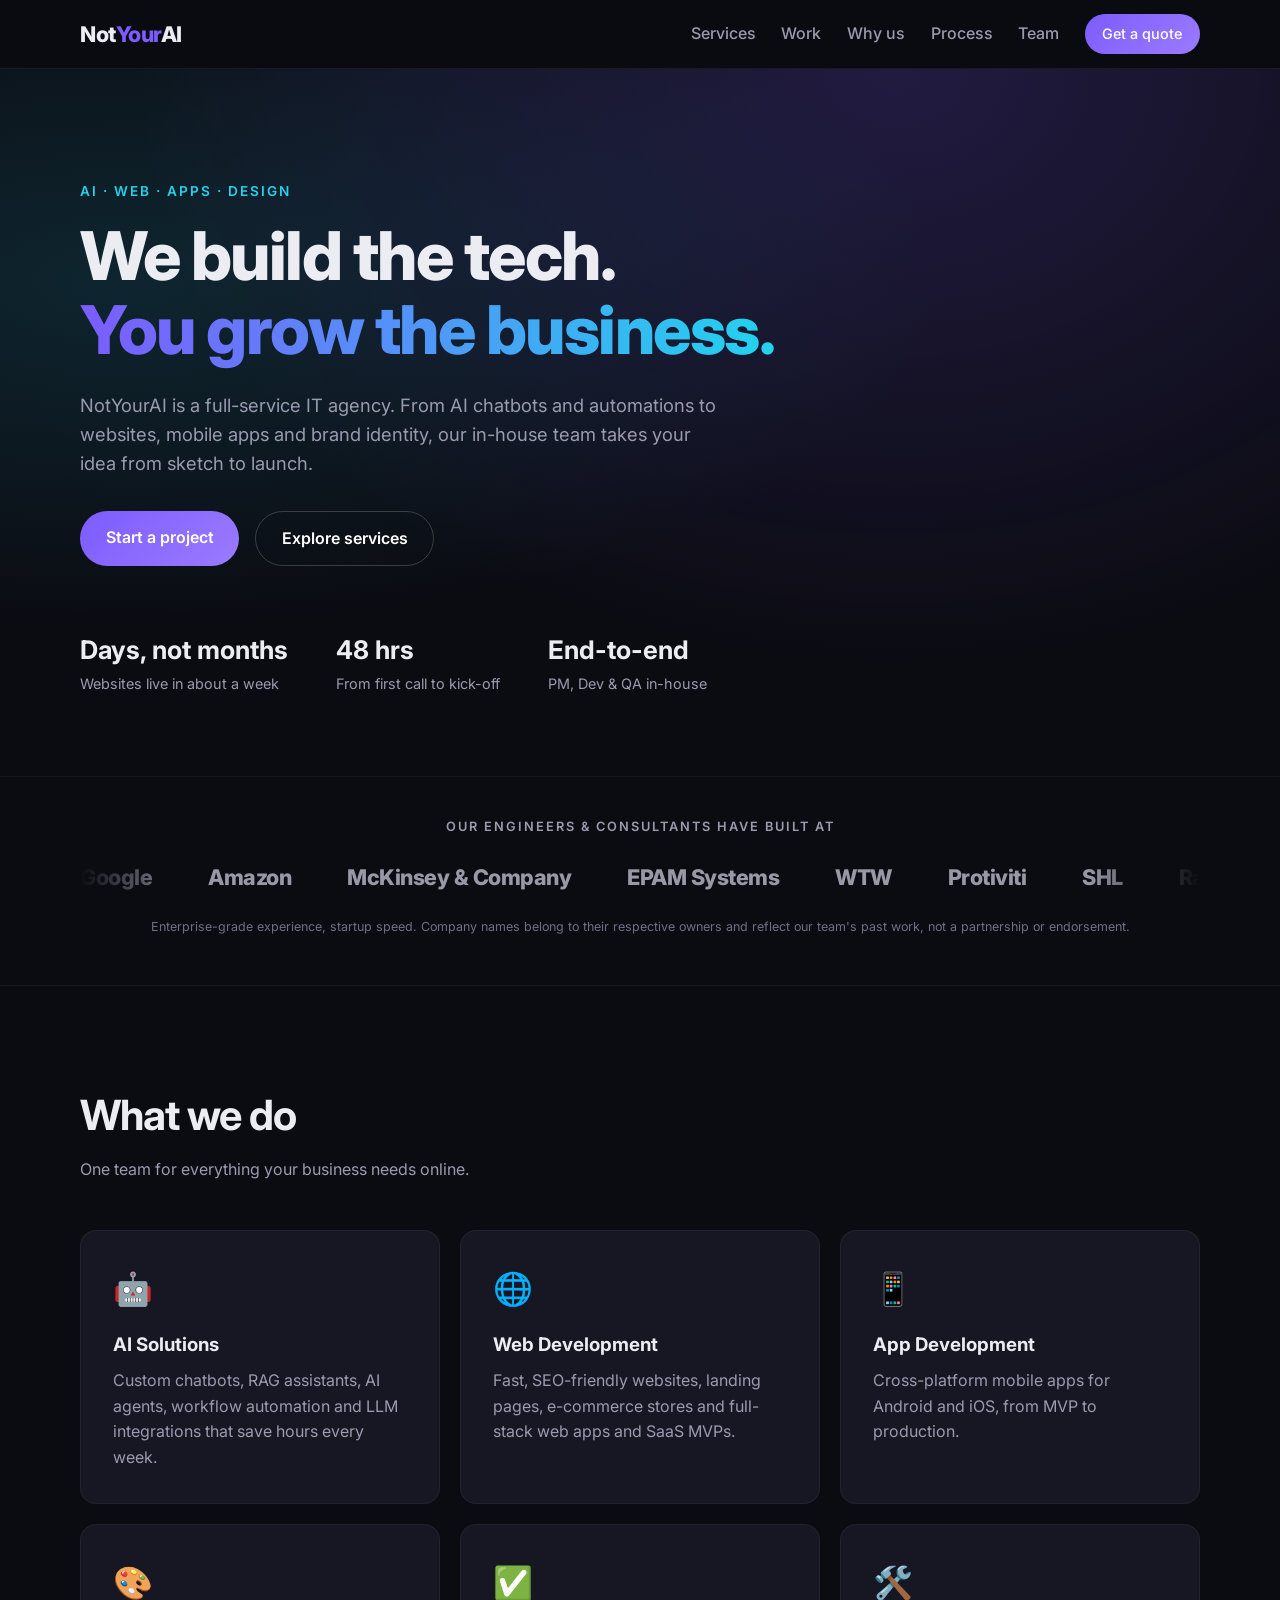
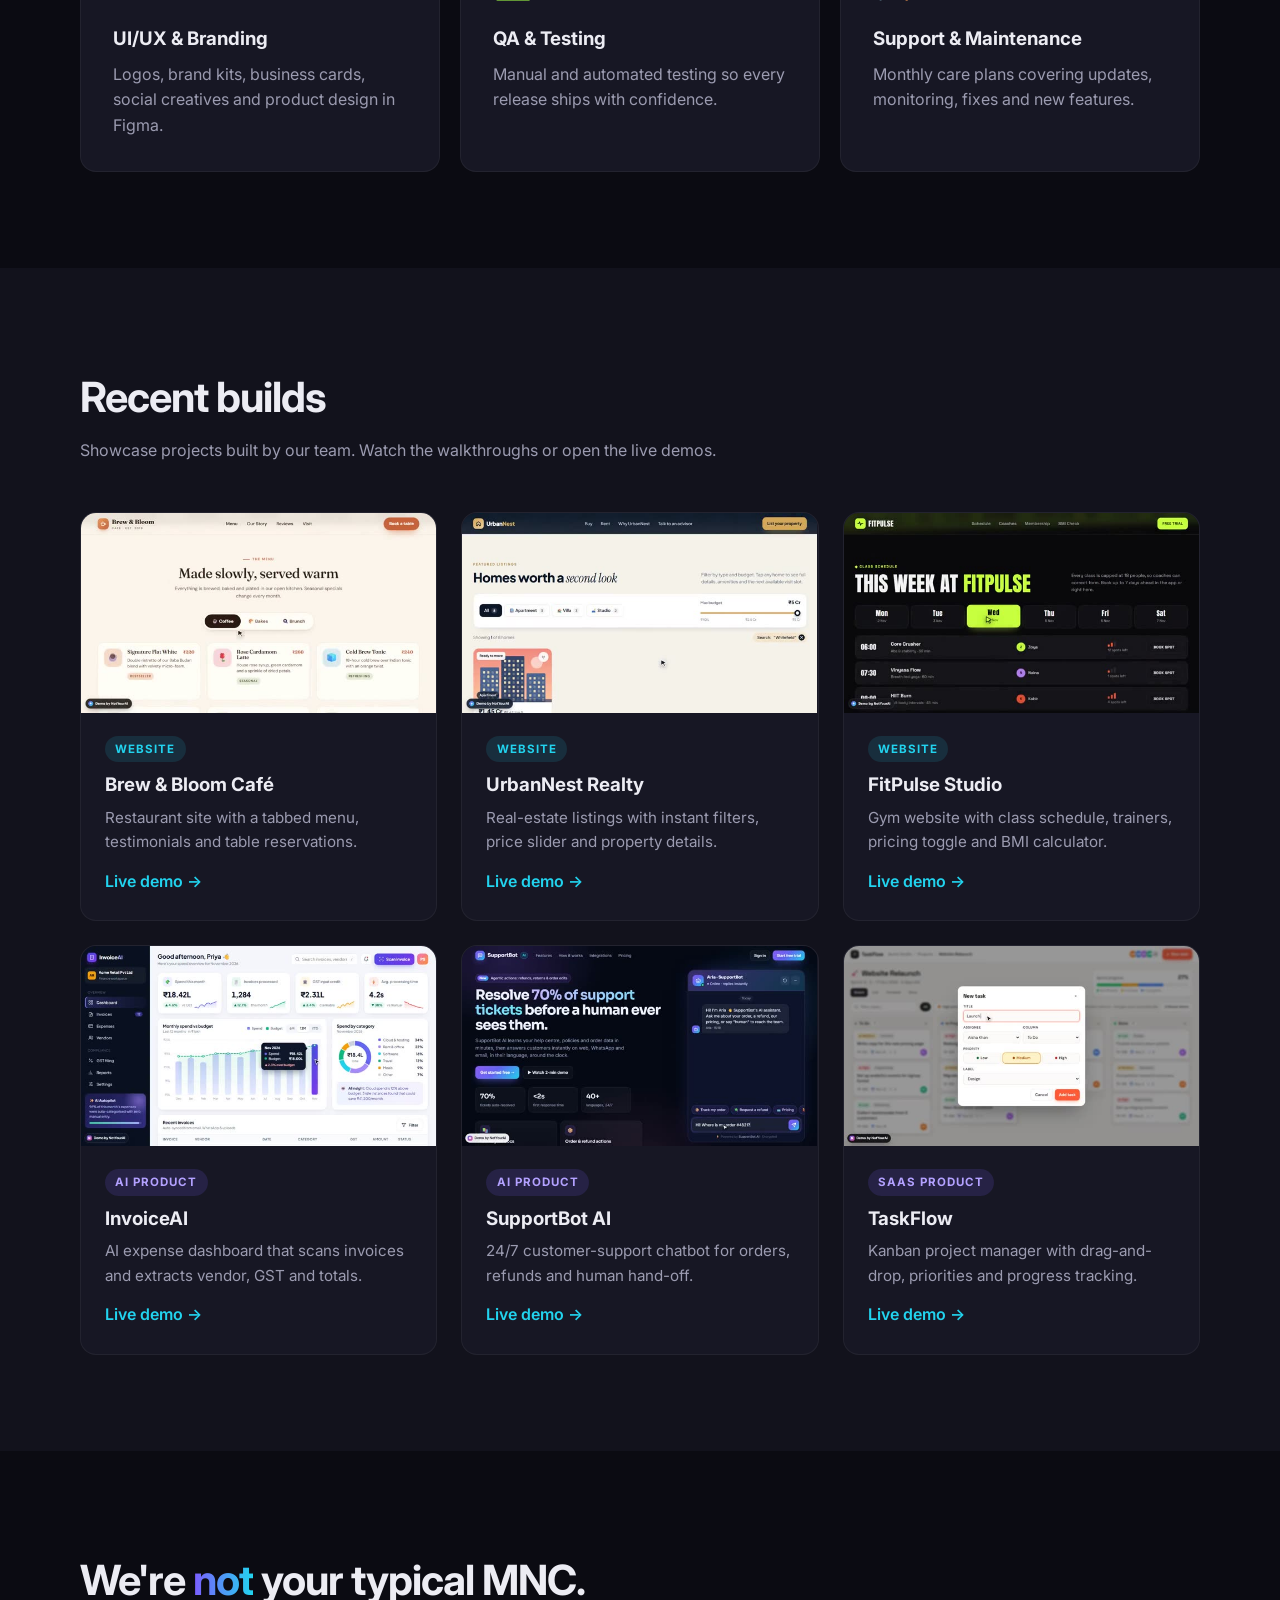
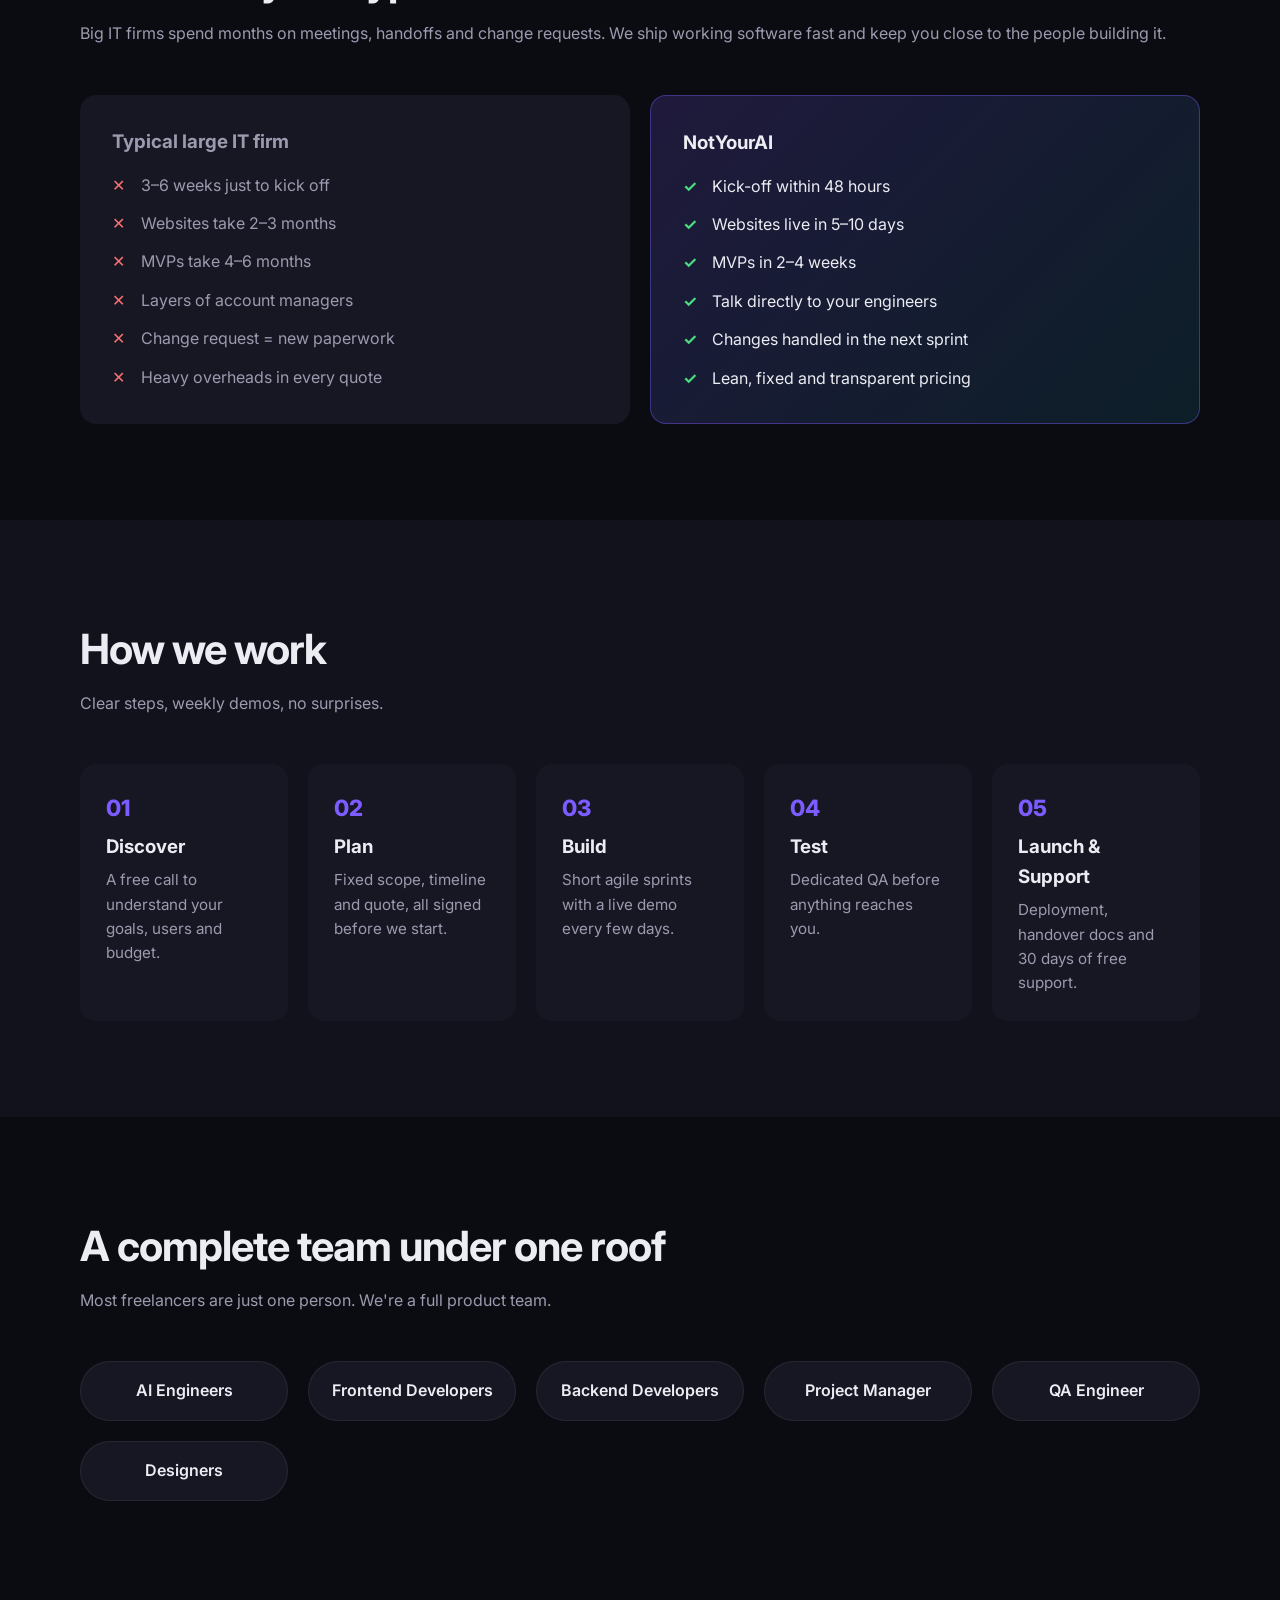
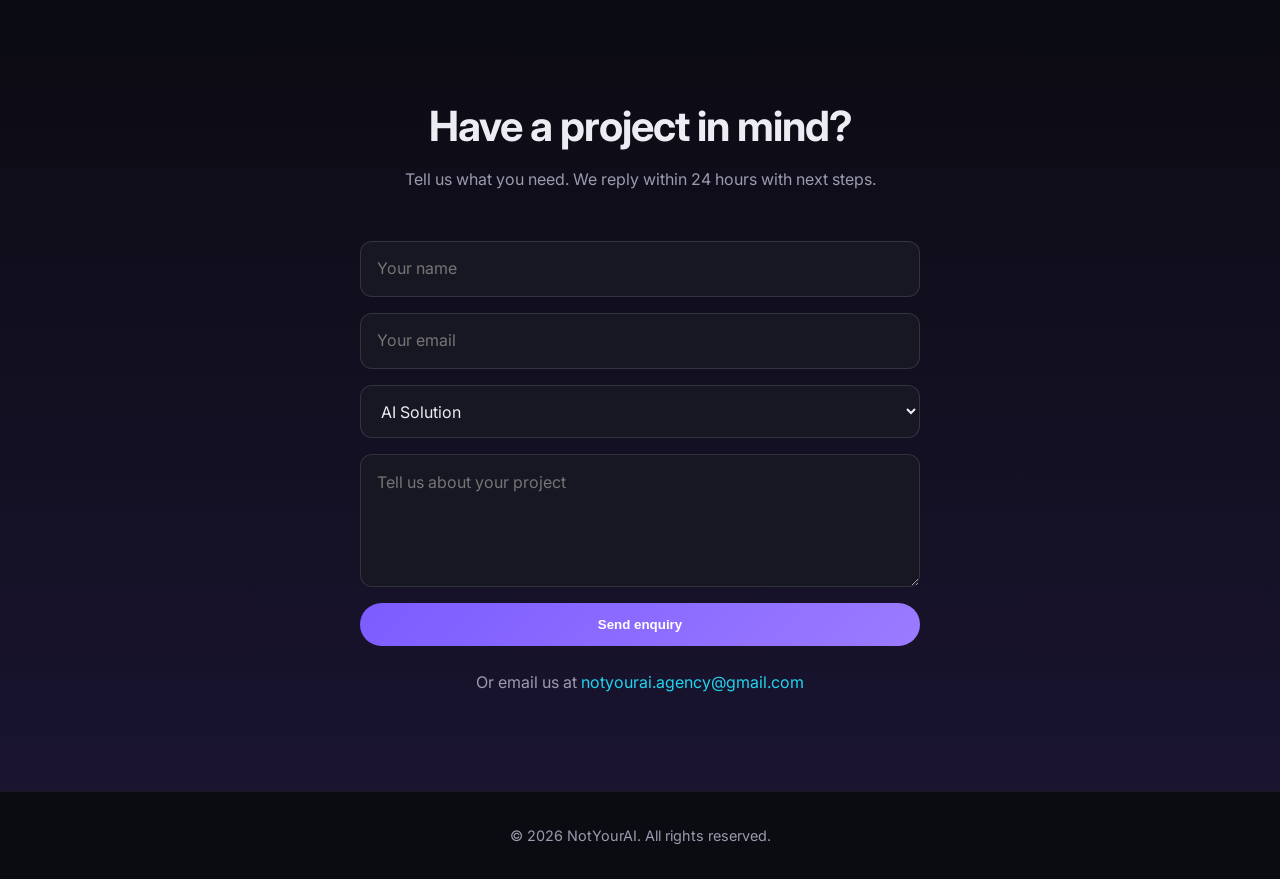
<file: index.html>
<!DOCTYPE html>
<html lang="en">
<head>
  <meta charset="UTF-8">
  <meta name="viewport" content="width=device-width, initial-scale=1.0">
  <title>NotYourAI | AI, Web, App &amp; Design Agency</title>
  <meta name="description" content="NotYourAI is a full-service IT agency building AI solutions, websites, apps and brand designs for startups and businesses worldwide.">
  <meta property="og:title" content="NotYourAI | AI, Web, App & Design Agency">
  <meta property="og:description" content="AI solutions, web & app development, UI/UX and branding - built by a complete in-house team.">
  <meta property="og:type" content="website">
  <link rel="icon" href="data:image/svg+xml,<svg xmlns='http://www.w3.org/2000/svg' viewBox='0 0 100 100'><rect width='100' height='100' rx='22' fill='%237c5cff'/><text x='50' y='66' font-size='48' text-anchor='middle' fill='white' font-family='Arial' font-weight='bold'>N</text></svg>">
  <link rel="preconnect" href="https://fonts.googleapis.com">
  <link href="https://fonts.googleapis.com/css2?family=Inter:wght@400;500;600;800&display=swap" rel="stylesheet">
  <link rel="stylesheet" href="styles.css">
</head>
<body>
  <header class="nav">
    <div class="container nav-inner">
      <a href="#" class="logo">Not<span>Your</span>AI</a>
      <nav>
        <a href="#services">Services</a>
        <a href="#work">Work</a>
        <a href="#why">Why us</a>
        <a href="#process">Process</a>
        <a href="#team">Team</a>
        <a href="#contact" class="btn btn-small">Get a quote</a>
      </nav>
    </div>
  </header>

  <main>
    <section class="hero">
      <div class="container">
        <p class="eyebrow">AI &middot; Web &middot; Apps &middot; Design</p>
        <h1>We build the tech.<br><span class="grad">You grow the business.</span></h1>
        <p class="lead">NotYourAI is a full-service IT agency. From AI chatbots and automations to websites, mobile apps and brand identity, our in-house team takes your idea from sketch to launch.</p>
        <div class="hero-cta">
          <a href="#contact" class="btn">Start a project</a>
          <a href="#services" class="btn btn-ghost">Explore services</a>
        </div>
        <ul class="stats">
          <li><strong>Days, not months</strong><span>Websites live in about a week</span></li>
          <li><strong>48 hrs</strong><span>From first call to kick-off</span></li>
          <li><strong>End-to-end</strong><span>PM, Dev &amp; QA in-house</span></li>
        </ul>
      </div>
    </section>

    <section class="logos" aria-labelledby="exp-title">
      <div class="container">
        <p id="exp-title" class="logos-title">Our engineers &amp; consultants have built at</p>
        <div class="marquee">
          <ul class="marquee-track">
            <li>Google</li><li>Amazon</li><li>McKinsey &amp; Company</li><li>EPAM Systems</li><li>WTW</li><li>Protiviti</li><li>SHL</li><li>Razorpay</li><li>Katpro Technologies</li>
            <li aria-hidden="true">Google</li><li aria-hidden="true">Amazon</li><li aria-hidden="true">McKinsey &amp; Company</li><li aria-hidden="true">EPAM Systems</li><li aria-hidden="true">WTW</li><li aria-hidden="true">Protiviti</li><li aria-hidden="true">SHL</li><li aria-hidden="true">Razorpay</li><li aria-hidden="true">Katpro Technologies</li>
          </ul>
        </div>
        <p class="logos-note">Enterprise-grade experience, startup speed. Company names belong to their respective owners and reflect our team's past work, not a partnership or endorsement.</p>
      </div>
    </section>

    <section id="services" class="section">
      <div class="container">
        <h2>What we do</h2>
        <p class="sub">One team for everything your business needs online.</p>
        <div class="grid">
          <article class="card"><div class="icon">🤖</div><h3>AI Solutions</h3><p>Custom chatbots, RAG assistants, AI agents, workflow automation and LLM integrations that save hours every week.</p></article>
          <article class="card"><div class="icon">🌐</div><h3>Web Development</h3><p>Fast, SEO-friendly websites, landing pages, e-commerce stores and full-stack web apps and SaaS MVPs.</p></article>
          <article class="card"><div class="icon">📱</div><h3>App Development</h3><p>Cross-platform mobile apps for Android and iOS, from MVP to production.</p></article>
          <article class="card"><div class="icon">🎨</div><h3>UI/UX &amp; Branding</h3><p>Logos, brand kits, business cards, social creatives and product design in Figma.</p></article>
          <article class="card"><div class="icon">✅</div><h3>QA &amp; Testing</h3><p>Manual and automated testing so every release ships with confidence.</p></article>
          <article class="card"><div class="icon">🛠️</div><h3>Support &amp; Maintenance</h3><p>Monthly care plans covering updates, monitoring, fixes and new features.</p></article>
        </div>
      </div>
    </section>

    <section id="work" class="section alt">
      <div class="container">
        <h2>Recent builds</h2>
        <p class="sub">Showcase projects built by our team. Watch the walkthroughs or open the live demos.</p>
        <div class="work-grid">
          <article class="work-card">
            <video src="work/videos/brew-bloom.mp4" poster="work/videos/brew-bloom.jpg" muted loop playsinline preload="none"></video>
            <div class="work-body"><span class="tag">Website</span><h3>Brew &amp; Bloom Café</h3><p>Restaurant site with a tabbed menu, testimonials and table reservations.</p><a href="work/brew-bloom/" target="_blank" rel="noopener">Live demo &rarr;</a></div>
          </article>
          <article class="work-card">
            <video src="work/videos/urbannest.mp4" poster="work/videos/urbannest.jpg" muted loop playsinline preload="none"></video>
            <div class="work-body"><span class="tag">Website</span><h3>UrbanNest Realty</h3><p>Real-estate listings with instant filters, price slider and property details.</p><a href="work/urbannest/" target="_blank" rel="noopener">Live demo &rarr;</a></div>
          </article>
          <article class="work-card">
            <video src="work/videos/fitpulse.mp4" poster="work/videos/fitpulse.jpg" muted loop playsinline preload="none"></video>
            <div class="work-body"><span class="tag">Website</span><h3>FitPulse Studio</h3><p>Gym website with class schedule, trainers, pricing toggle and BMI calculator.</p><a href="work/fitpulse/" target="_blank" rel="noopener">Live demo &rarr;</a></div>
          </article>
          <article class="work-card">
            <video src="work/videos/invoiceai.mp4" poster="work/videos/invoiceai.jpg" muted loop playsinline preload="none"></video>
            <div class="work-body"><span class="tag tag-product">AI Product</span><h3>InvoiceAI</h3><p>AI expense dashboard that scans invoices and extracts vendor, GST and totals.</p><a href="work/invoiceai/" target="_blank" rel="noopener">Live demo &rarr;</a></div>
          </article>
          <article class="work-card">
            <video src="work/videos/supportbot.mp4" poster="work/videos/supportbot.jpg" muted loop playsinline preload="none"></video>
            <div class="work-body"><span class="tag tag-product">AI Product</span><h3>SupportBot AI</h3><p>24/7 customer-support chatbot for orders, refunds and human hand-off.</p><a href="work/supportbot/" target="_blank" rel="noopener">Live demo &rarr;</a></div>
          </article>
          <article class="work-card">
            <video src="work/videos/taskflow.mp4" poster="work/videos/taskflow.jpg" muted loop playsinline preload="none"></video>
            <div class="work-body"><span class="tag tag-product">SaaS Product</span><h3>TaskFlow</h3><p>Kanban project manager with drag-and-drop, priorities and progress tracking.</p><a href="work/taskflow/" target="_blank" rel="noopener">Live demo &rarr;</a></div>
          </article>
        </div>
      </div>
    </section>

    <section id="why" class="section">
      <div class="container">
        <h2>We're <span class="grad">not</span> your typical MNC.</h2>
        <p class="sub">Big IT firms spend months on meetings, handoffs and change requests. We ship working software fast and keep you close to the people building it.</p>
        <div class="compare">
          <div class="compare-col old">
            <h3>Typical large IT firm</h3>
            <ul>
              <li>3–6 weeks just to kick off</li>
              <li>Websites take 2–3 months</li>
              <li>MVPs take 4–6 months</li>
              <li>Layers of account managers</li>
              <li>Change request = new paperwork</li>
              <li>Heavy overheads in every quote</li>
            </ul>
          </div>
          <div class="compare-col new">
            <h3>NotYourAI</h3>
            <ul>
              <li>Kick-off within 48 hours</li>
              <li>Websites live in 5–10 days</li>
              <li>MVPs in 2–4 weeks</li>
              <li>Talk directly to your engineers</li>
              <li>Changes handled in the next sprint</li>
              <li>Lean, fixed and transparent pricing</li>
            </ul>
          </div>
        </div>
      </div>
    </section>

    <section id="process" class="section alt">
      <div class="container">
        <h2>How we work</h2>
        <p class="sub">Clear steps, weekly demos, no surprises.</p>
        <ol class="steps">
          <li><span>01</span><h3>Discover</h3><p>A free call to understand your goals, users and budget.</p></li>
          <li><span>02</span><h3>Plan</h3><p>Fixed scope, timeline and quote, all signed before we start.</p></li>
          <li><span>03</span><h3>Build</h3><p>Short agile sprints with a live demo every few days.</p></li>
          <li><span>04</span><h3>Test</h3><p>Dedicated QA before anything reaches you.</p></li>
          <li><span>05</span><h3>Launch &amp; Support</h3><p>Deployment, handover docs and 30 days of free support.</p></li>
        </ol>
      </div>
    </section>

    <section id="team" class="section">
      <div class="container">
        <h2>A complete team under one roof</h2>
        <p class="sub">Most freelancers are just one person. We're a full product team.</p>
        <div class="grid team">
          <div class="pill">AI Engineers</div>
          <div class="pill">Frontend Developers</div>
          <div class="pill">Backend Developers</div>
          <div class="pill">Project Manager</div>
          <div class="pill">QA Engineer</div>
          <div class="pill">Designers</div>
        </div>
      </div>
    </section>

    <section id="contact" class="section cta">
      <div class="container">
        <h2>Have a project in mind?</h2>
        <p class="sub">Tell us what you need. We reply within 24 hours with next steps.</p>
        <form class="contact" id="contactForm">
          <input name="name" placeholder="Your name" required>
          <input name="email" type="email" placeholder="Your email" required>
          <select name="service">
            <option>AI Solution</option>
            <option>Website</option>
            <option>Mobile App</option>
            <option>UI/UX &amp; Branding</option>
            <option>QA &amp; Testing</option>
            <option>Something else</option>
          </select>
          <textarea name="message" rows="4" placeholder="Tell us about your project" required></textarea>
          <button class="btn" type="submit">Send enquiry</button>
        </form>
        <p class="mail">Or email us at <a href="mailto:notyourai.agency@gmail.com">notyourai.agency@gmail.com</a></p>
      </div>
    </section>
  </main>

  <footer>
    <div class="container">
      <p>&copy; <span id="year"></span> NotYourAI. All rights reserved.</p>
    </div>
  </footer>

  <script>
    document.getElementById('year').textContent = new Date().getFullYear();
    const videos = document.querySelectorAll('.work-card video');
    const io = new IntersectionObserver(entries => entries.forEach(e => {
      if (e.isIntersecting) { e.target.preload = 'auto'; e.target.play().catch(() => {}); } else { e.target.pause(); }
    }), { threshold: 0.4 });
    videos.forEach(v => io.observe(v));
    document.getElementById('contactForm').addEventListener('submit', function (e) {
      e.preventDefault();
      const f = new FormData(this);
      const subject = encodeURIComponent('Project enquiry: ' + f.get('service'));
      const body = encodeURIComponent('Name: ' + f.get('name') + '\nEmail: ' + f.get('email') + '\nService: ' + f.get('service') + '\n\n' + f.get('message'));
      window.location.href = 'mailto:notyourai.agency@gmail.com?subject=' + subject + '&body=' + body;
    });
  </script>
</body>
</html>
</file>
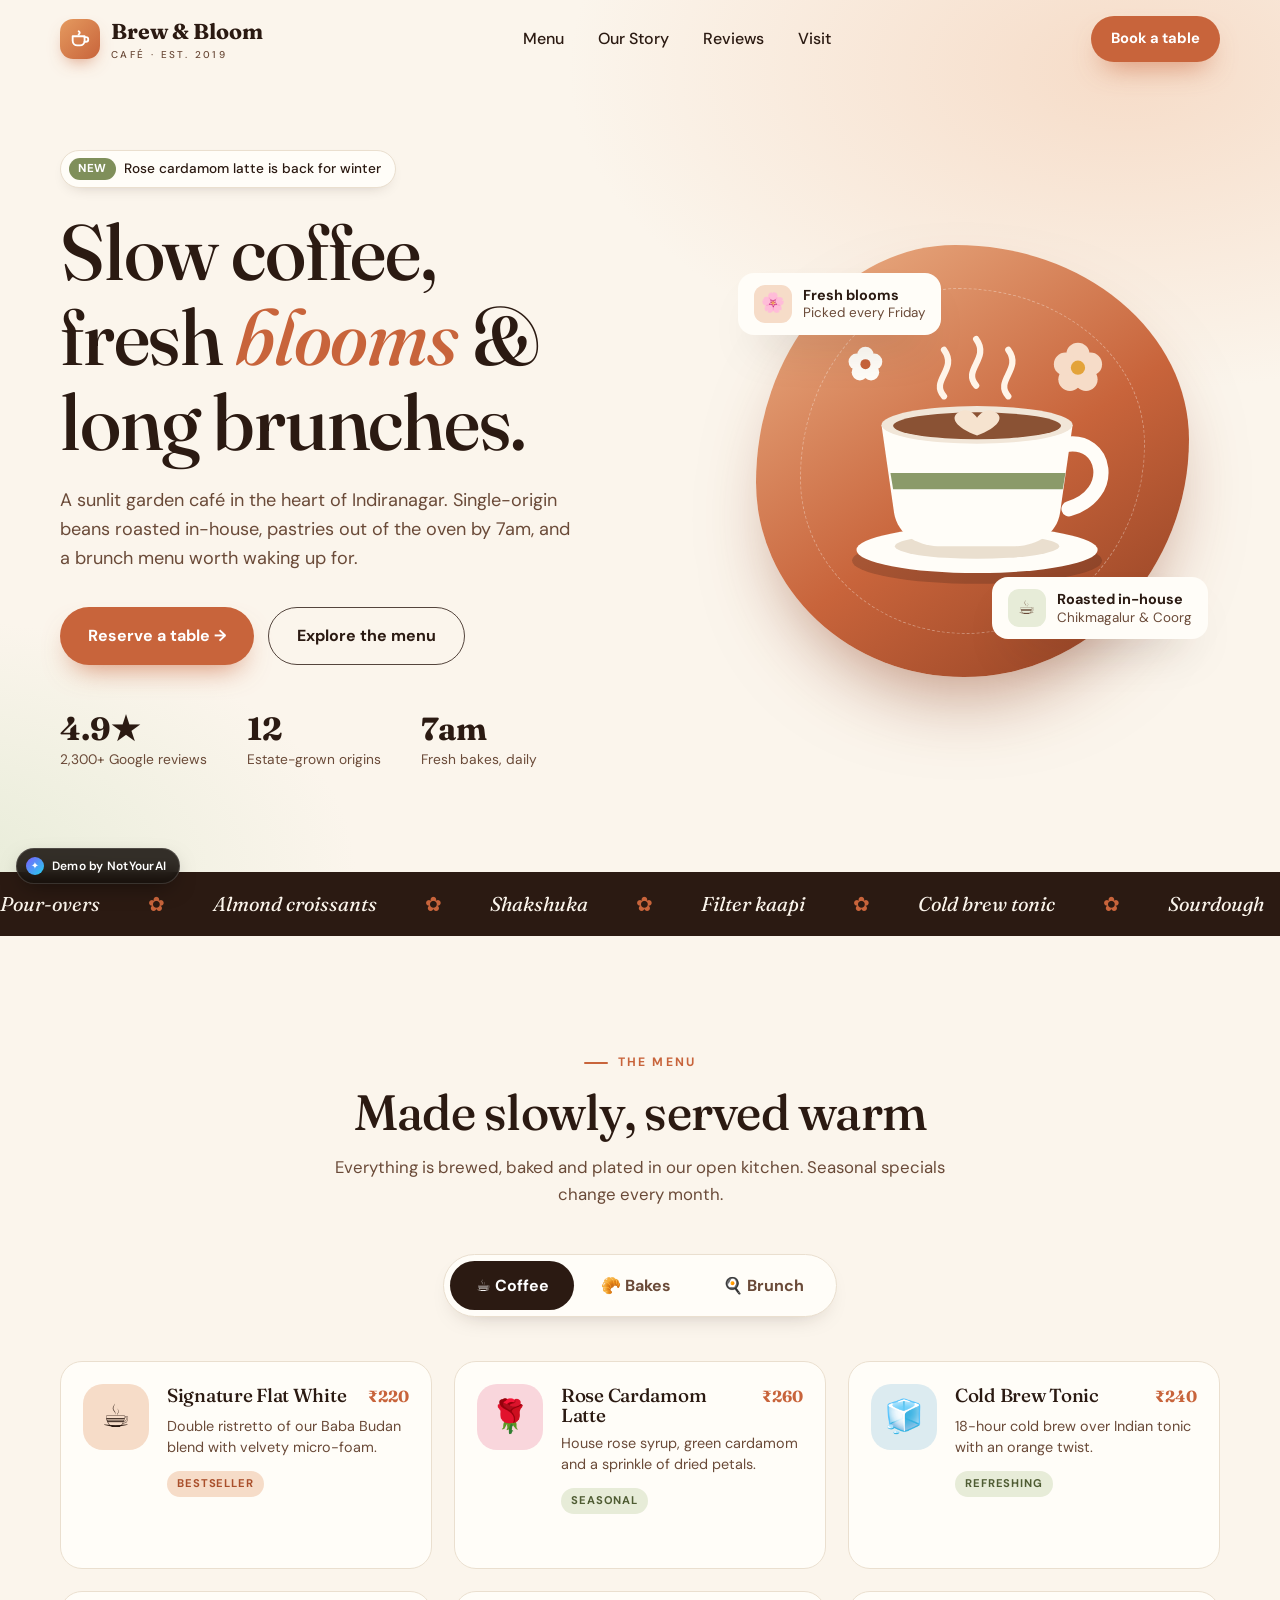
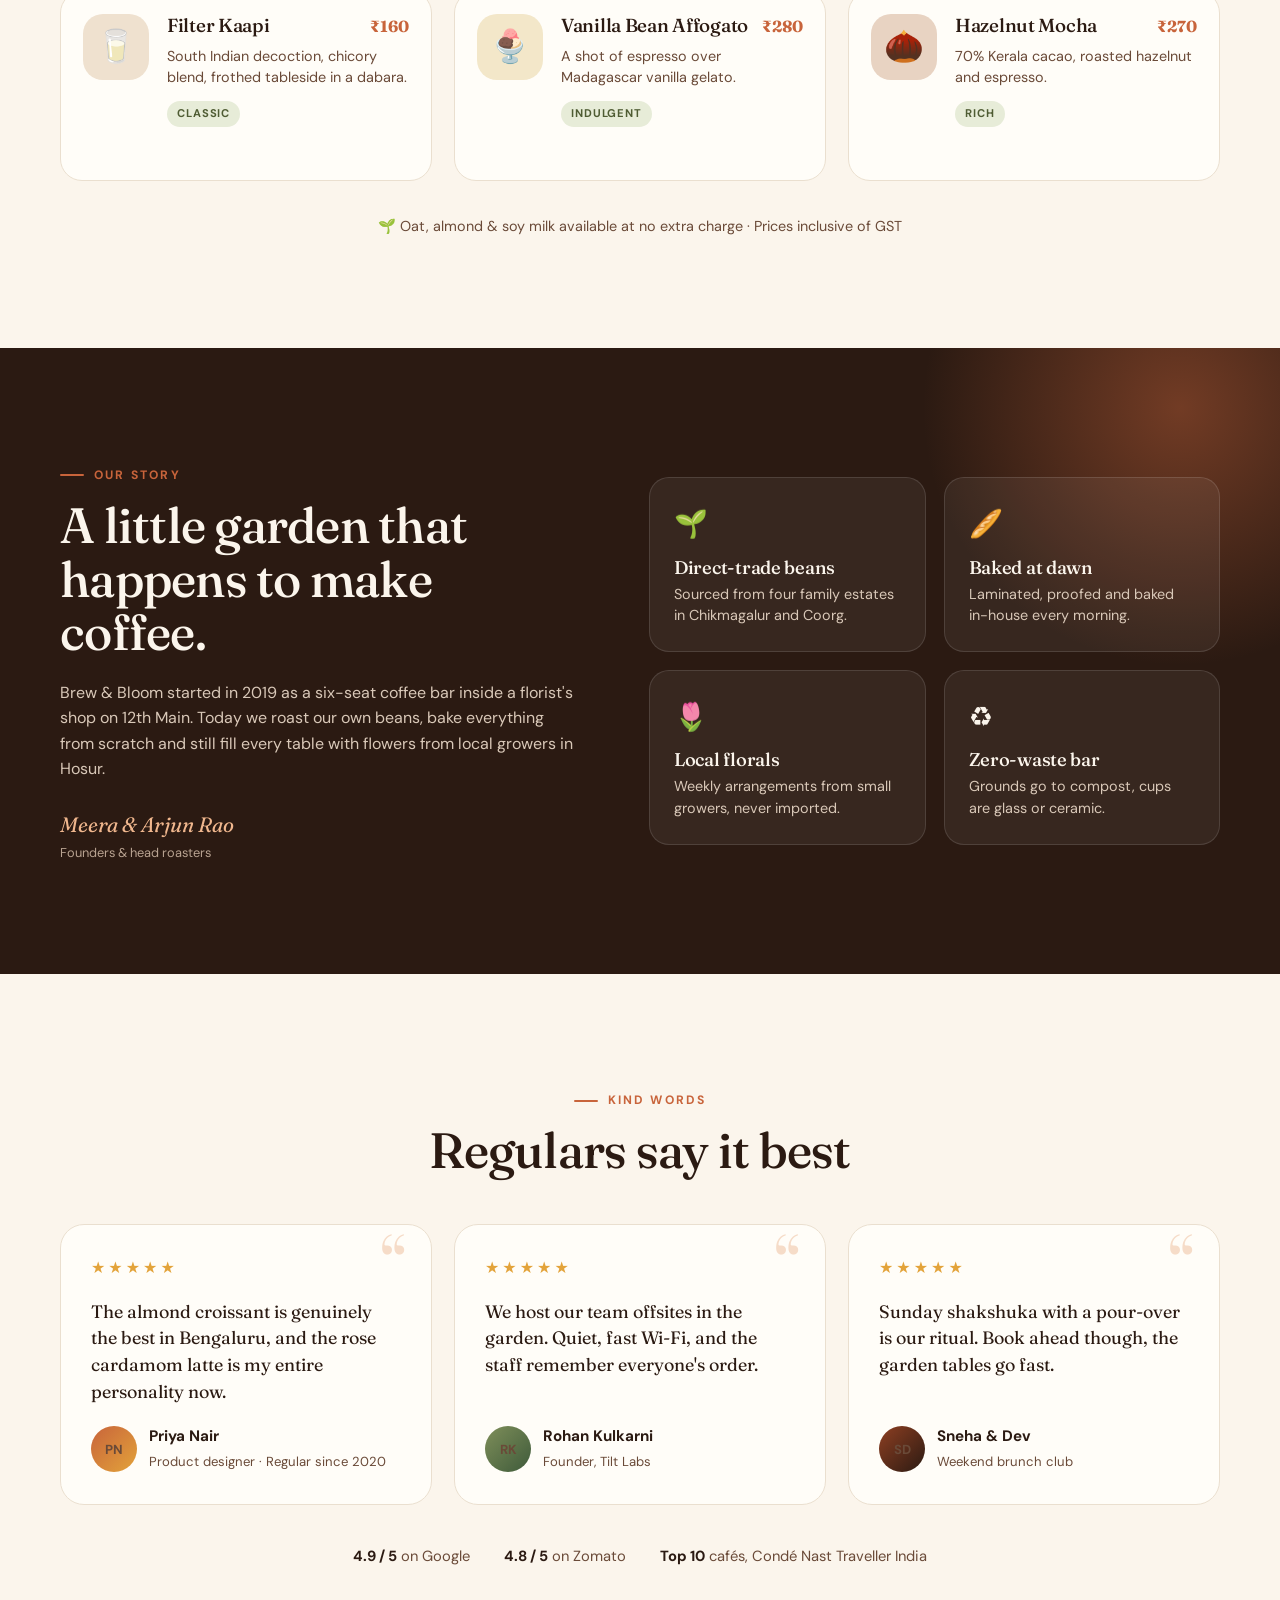
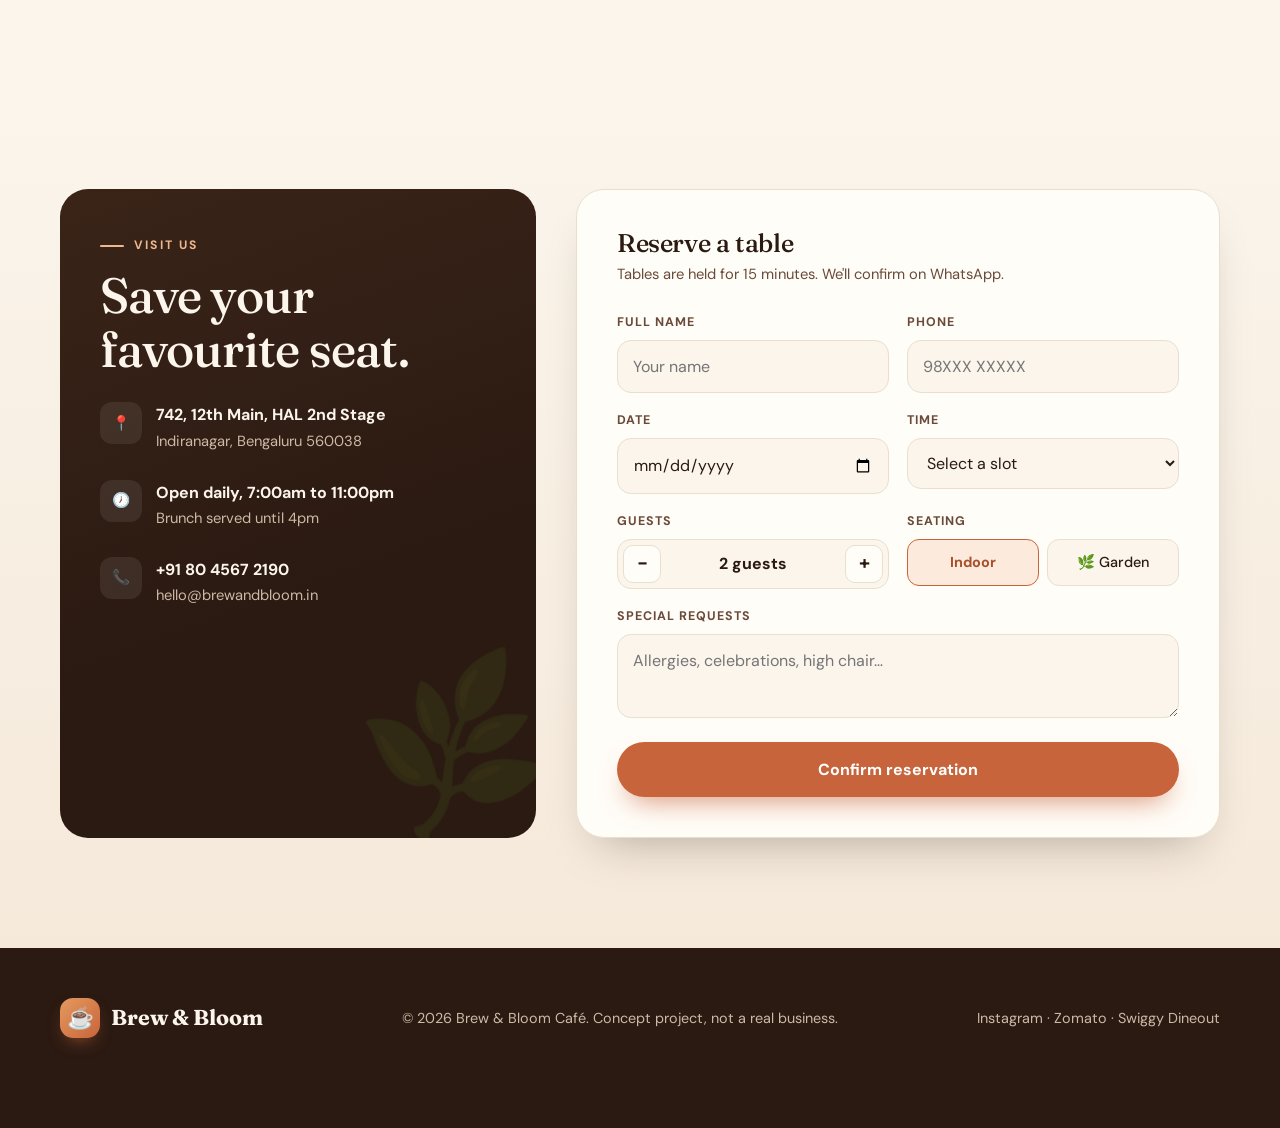
<file: work/brew-bloom/index.html>
<!DOCTYPE html>
<html lang="en">
<head>
<meta charset="UTF-8">
<meta name="viewport" content="width=device-width, initial-scale=1">
<title>Brew &amp; Bloom Café · Specialty Coffee, Bakes &amp; Brunch in Indiranagar</title>
<meta name="description" content="Brew & Bloom Café: slow-roasted single-origin coffee, fresh bakes and all-day brunch in a sunlit garden café in Indiranagar, Bengaluru.">
<link rel="preconnect" href="https://fonts.googleapis.com">
<link rel="preconnect" href="https://fonts.gstatic.com" crossorigin>
<link href="https://fonts.googleapis.com/css2?family=Fraunces:ital,opsz,wght@0,9..144,500;0,9..144,700;1,9..144,500&family=DM+Sans:wght@400;500;700&display=swap" rel="stylesheet">
<style>
:root{
  --cream:#FBF5EC;--paper:#FFFDF8;--espresso:#2B1A12;--roast:#6A4A38;--terra:#C8643B;--terra-d:#A94F2B;
  --sage:#7F8F5A;--sage-l:#E7ECD8;--blush:#F6DCC8;--line:#EADFCF;
  --serif:'Fraunces',Georgia,serif;--sans:'DM Sans',system-ui,-apple-system,sans-serif;
  --shadow:0 24px 48px -24px rgba(43,26,18,.35);
}
*{box-sizing:border-box;margin:0;padding:0}
body{font-family:var(--sans);background:var(--cream);color:var(--espresso);line-height:1.6;-webkit-font-smoothing:antialiased;overflow-x:clip}
svg{display:block;max-width:100%}
a{color:inherit;text-decoration:none}
button,input,select,textarea{font:inherit;color:inherit}
button{cursor:pointer;border:0;background:none}
.wrap{width:min(1160px,100% - 40px);margin-inline:auto}
h1,h2,h3{font-family:var(--serif);font-weight:500;line-height:1.08;letter-spacing:-.015em}
h2{font-size:clamp(2rem,4.4vw,3.1rem)}
.eyebrow{display:inline-flex;align-items:center;gap:10px;font-size:.76rem;font-weight:700;letter-spacing:.18em;text-transform:uppercase;color:var(--terra)}
.eyebrow::before{content:"";width:24px;height:2px;background:currentColor;border-radius:2px}
.btn{display:inline-flex;align-items:center;justify-content:center;gap:10px;padding:15px 28px;border-radius:999px;font-weight:700;transition:transform .25s,background .25s,color .25s,box-shadow .25s}
.btn-primary{background:var(--terra);color:#fff;box-shadow:0 14px 28px -12px rgba(200,100,59,.75)}
.btn-primary:hover{background:var(--terra-d);transform:translateY(-2px)}
.btn-ghost{border:1.5px solid rgba(43,26,18,.8)}
.btn-ghost:hover{background:var(--espresso);color:var(--cream)}
.section{padding:110px 0}
.section-head{max-width:620px;margin-bottom:46px}
.section-head.center{margin-inline:auto;text-align:center}
.section-head h2{margin:14px 0 14px}
.section-head p{color:var(--roast);font-size:1.05rem}
.reveal{opacity:0;transform:translateY(28px);transition:opacity .8s ease,transform .8s cubic-bezier(.2,.7,.2,1)}
.reveal.visible{opacity:1;transform:none}

/* Header */
header{position:fixed;inset:0 0 auto;z-index:50;transition:background .3s,box-shadow .3s}
header.scrolled{background:rgba(251,245,236,.9);backdrop-filter:blur(14px);-webkit-backdrop-filter:blur(14px);box-shadow:0 1px 0 var(--line)}
.nav{display:flex;align-items:center;justify-content:space-between;height:78px;gap:16px}
.logo{display:flex;align-items:center;gap:11px;font-family:var(--serif);font-size:1.35rem;font-weight:700;white-space:nowrap}
.logo-mark{width:40px;height:40px;border-radius:13px;background:linear-gradient(135deg,#E59A5F,var(--terra));display:grid;place-items:center;box-shadow:0 8px 18px -8px rgba(200,100,59,.8);flex:none}
.logo small{display:block;font-family:var(--sans);font-size:.62rem;letter-spacing:.24em;text-transform:uppercase;color:var(--roast);font-weight:500;margin-top:-2px}
.nav-links{display:flex;gap:34px;font-weight:500}
.nav-links a{position:relative;padding:4px 0}
.nav-links a::after{content:"";position:absolute;left:0;bottom:-2px;width:0;height:2px;background:var(--terra);transition:width .25s}
.nav-links a:hover::after{width:100%}
.nav-right{display:flex;align-items:center;gap:10px}
.nav-cta{padding:11px 20px;font-size:.92rem}
.burger{display:none;width:44px;height:44px;border-radius:12px;border:1.5px solid var(--line);place-items:center;background:var(--paper)}
.burger span{display:block;width:18px;height:2px;background:var(--espresso);position:relative}
.burger span::before,.burger span::after{content:"";position:absolute;left:0;width:18px;height:2px;background:var(--espresso)}
.burger span::before{top:-6px}.burger span::after{top:6px}

/* Hero */
.hero{position:relative;padding:150px 0 100px;background:radial-gradient(900px 520px at 88% 8%,var(--blush) 0,transparent 62%),radial-gradient(700px 420px at -5% 100%,var(--sage-l) 0,transparent 60%)}
.hero-grid{display:grid;grid-template-columns:minmax(0,1.1fr) minmax(0,.9fr);gap:60px;align-items:center}
.pill{display:inline-flex;align-items:center;gap:8px;background:var(--paper);border:1px solid var(--line);padding:7px 14px 7px 8px;border-radius:999px;font-size:.85rem;font-weight:500;box-shadow:0 6px 16px -10px rgba(43,26,18,.3)}
.pill b{background:var(--sage);color:#fff;border-radius:999px;padding:2px 9px;font-size:.72rem;letter-spacing:.06em}
.hero h1{font-size:clamp(2.7rem,6.4vw,4.9rem);margin:22px 0 22px}
.hero h1 em{font-style:italic;color:var(--terra)}
.lead{font-size:1.13rem;color:var(--roast);max-width:520px}
.hero-actions{display:flex;flex-wrap:wrap;gap:14px;margin:34px 0 46px}
.hero-stats{display:flex;gap:40px;flex-wrap:wrap}
.hero-stats strong{display:block;font-family:var(--serif);font-size:2rem;font-weight:700;line-height:1.1}
.hero-stats span{font-size:.86rem;color:var(--roast)}
.hero-art{position:relative;width:100%;max-width:470px;aspect-ratio:1;justify-self:center}
.blob{position:absolute;inset:4%;border-radius:46% 54% 52% 48%/55% 45% 55% 45%;background:linear-gradient(145deg,#EDB48A 0%,var(--terra) 55%,#8E3F22 100%);box-shadow:0 40px 80px -30px rgba(142,63,34,.6);animation:morph 14s ease-in-out infinite}
.blob::after{content:"";position:absolute;inset:10%;border-radius:inherit;border:1.5px dashed rgba(255,253,248,.35)}
@keyframes morph{50%{border-radius:58% 42% 40% 60%/45% 58% 42% 55%}}
.cup{position:absolute;inset:12%;width:76%;height:76%}
.steam path{stroke-dasharray:60;animation:steam 3s ease-in-out infinite}
.steam path:nth-child(2){animation-delay:.6s}.steam path:nth-child(3){animation-delay:1.2s}
@keyframes steam{0%{stroke-dashoffset:60;opacity:0}40%{opacity:.9}100%{stroke-dashoffset:-60;opacity:0}}
.float-card{position:absolute;background:var(--paper);border-radius:16px;padding:12px 16px;box-shadow:var(--shadow);display:flex;gap:11px;align-items:center;font-size:.84rem;line-height:1.3;animation:bob 6s ease-in-out infinite}
.float-card .ic{width:38px;height:38px;border-radius:11px;display:grid;place-items:center;font-size:1.2rem;flex:none}
.float-card b{display:block;font-size:.9rem}
.float-card span{color:var(--roast)}
.fc1{left:0;top:10%}.fc1 .ic{background:var(--blush)}
.fc2{right:0;bottom:12%;animation-delay:-3s}.fc2 .ic{background:var(--sage-l)}
@keyframes bob{50%{transform:translateY(-10px)}}

/* Marquee */
.ticker{background:var(--espresso);color:var(--cream);padding:16px 0;overflow:hidden}
.ticker-track{display:flex;gap:48px;width:max-content;animation:tick 32s linear infinite;font-family:var(--serif);font-size:1.25rem;font-style:italic}
.ticker-track span{display:flex;align-items:center;gap:48px;white-space:nowrap}
.ticker-track span::after{content:"✿";color:var(--terra);font-style:normal}
@keyframes tick{to{transform:translateX(-50%)}}

/* Menu */
.tabs{position:relative;display:flex;width:max-content;max-width:100%;margin:0 auto 44px;padding:6px;background:var(--paper);border:1px solid var(--line);border-radius:999px;box-shadow:0 10px 24px -16px rgba(43,26,18,.35)}
.tab{position:relative;z-index:1;padding:12px 26px;border-radius:999px;font-weight:700;color:var(--roast);transition:color .3s;white-space:nowrap}
.tab.active{color:#fff}
.tab-ind{position:absolute;top:6px;bottom:6px;left:6px;border-radius:999px;background:var(--espresso);transition:left .45s cubic-bezier(.65,0,.35,1),width .45s cubic-bezier(.65,0,.35,1)}
.menu-grid{display:grid;grid-template-columns:repeat(3,minmax(0,1fr));gap:22px;min-height:420px}
.menu-card{background:var(--paper);border:1px solid var(--line);border-radius:22px;padding:22px;display:flex;gap:18px;align-items:flex-start;transition:transform .3s,box-shadow .3s;animation:cardIn .55s cubic-bezier(.2,.7,.2,1) both}
.menu-card:hover{transform:translateY(-4px);box-shadow:var(--shadow)}
@keyframes cardIn{from{opacity:0;transform:translateY(18px) scale(.98)}}
.dish{width:66px;height:66px;border-radius:20px;display:grid;place-items:center;font-size:2rem;flex:none}
.menu-card .top{display:flex;justify-content:space-between;gap:10px;align-items:baseline}
.menu-card h3{font-size:1.18rem;font-weight:500}
.price{font-family:var(--serif);font-weight:700;color:var(--terra);white-space:nowrap}
.menu-card p{font-size:.9rem;color:var(--roast);margin:6px 0 10px;line-height:1.5}
.tag{display:inline-block;font-size:.7rem;font-weight:700;letter-spacing:.08em;text-transform:uppercase;padding:4px 10px;border-radius:999px;background:var(--sage-l);color:#4F5C33}
.tag.hot{background:var(--blush);color:var(--terra-d)}
.menu-note{text-align:center;margin-top:34px;color:var(--roast);font-size:.9rem}

/* About */
.about{background:var(--espresso);color:var(--cream);position:relative;overflow:hidden}
.about::before{content:"";position:absolute;width:520px;height:520px;right:-160px;top:-200px;border-radius:50%;background:radial-gradient(circle,rgba(200,100,59,.45),transparent 70%)}
.about-grid{position:relative;display:grid;grid-template-columns:minmax(0,1fr) minmax(0,1.1fr);gap:70px;align-items:center}
.about h2{color:var(--cream);margin:14px 0 20px}
.about p{color:#D9C8B8}
.sig{margin-top:26px;font-family:var(--serif);font-style:italic;font-size:1.3rem;color:#F0B78E}
.sig small{display:block;font-family:var(--sans);font-style:normal;font-size:.8rem;color:#B9A391;margin-top:2px}
.features{display:grid;grid-template-columns:repeat(2,minmax(0,1fr));gap:18px}
.feature{background:rgba(255,253,248,.06);border:1px solid rgba(255,253,248,.12);border-radius:20px;padding:24px;transition:background .3s,transform .3s}
.feature:hover{background:rgba(255,253,248,.1);transform:translateY(-4px)}
.feature .ic{font-size:1.7rem}
.feature h3{font-size:1.15rem;margin:12px 0 6px;color:var(--cream)}
.feature p{font-size:.9rem;line-height:1.5}

/* Reviews */
.reviews-grid{display:grid;grid-template-columns:repeat(3,minmax(0,1fr));gap:22px}
.review{background:var(--paper);border:1px solid var(--line);border-radius:24px;padding:30px;display:flex;flex-direction:column;gap:18px;position:relative}
.review::before{content:"“";position:absolute;right:24px;top:2px;font-family:var(--serif);font-size:5rem;color:var(--blush);line-height:1}
.stars{color:#E3A33A;letter-spacing:3px}
.review blockquote{font-family:var(--serif);font-size:1.12rem;line-height:1.5;flex:1}
.who{display:flex;align-items:center;gap:12px}
.av{width:46px;height:46px;border-radius:50%;display:grid;place-items:center;color:#fff;font-weight:700;flex:none}
.who b{display:block;font-size:.95rem}.who span{font-size:.82rem;color:var(--roast)}
.rating-bar{display:flex;flex-wrap:wrap;justify-content:center;gap:12px 34px;margin-top:40px;color:var(--roast);font-size:.92rem}
.rating-bar strong{color:var(--espresso)}

/* Reserve */
.reserve{background:linear-gradient(180deg,var(--cream),#F5E9DA)}
.reserve-grid{display:grid;grid-template-columns:minmax(0,.85fr) minmax(0,1.15fr);gap:40px;align-items:stretch}
.info-card{border-radius:28px;padding:40px;color:var(--cream);background:linear-gradient(160deg,#3A2418,#2B1A12 60%),var(--espresso);position:relative;overflow:hidden;display:flex;flex-direction:column;gap:26px}
.info-card::after{content:"🌿";position:absolute;right:-10px;bottom:-24px;font-size:9rem;opacity:.12;transform:rotate(-18deg)}
.info-card h2{color:var(--cream)}
.info-row{display:flex;gap:14px;align-items:flex-start}
.info-row .ic{width:42px;height:42px;border-radius:12px;background:rgba(255,253,248,.08);display:grid;place-items:center;flex:none}
.info-row b{display:block}.info-row span{color:#CDB9A6;font-size:.92rem}
form.card{background:var(--paper);border:1px solid var(--line);border-radius:28px;padding:40px;box-shadow:var(--shadow)}
form h3{font-size:1.6rem;margin-bottom:6px}
form .sub{color:var(--roast);font-size:.92rem;margin-bottom:26px}
.fields{display:grid;grid-template-columns:repeat(2,minmax(0,1fr));gap:18px}
.field{display:flex;flex-direction:column;gap:7px;min-width:0}
.field.full{grid-column:1/-1}
.field label,.field .lbl{font-size:.78rem;font-weight:700;letter-spacing:.08em;text-transform:uppercase;color:var(--roast)}
.field input,.field select,.field textarea{width:100%;min-width:0;padding:13px 15px;border-radius:14px;border:1.5px solid var(--line);background:var(--cream);outline:none;transition:border-color .2s,box-shadow .2s,background .2s}
.field textarea{resize:vertical;min-height:84px}
.field input:focus,.field select:focus,.field textarea:focus{border-color:var(--terra);background:#fff;box-shadow:0 0 0 4px rgba(200,100,59,.15)}
.stepper{display:flex;align-items:center;justify-content:space-between;border:1.5px solid var(--line);border-radius:14px;background:var(--cream);padding:5px}
.stepper button{width:38px;height:38px;border-radius:10px;background:var(--paper);font-size:1.2rem;font-weight:700;border:1px solid var(--line);transition:background .2s}
.stepper button:hover{background:var(--blush)}
.stepper output{font-weight:700}
.seg{display:flex;gap:8px;flex-wrap:wrap}
.seg button{flex:1;padding:11px 12px;border-radius:12px;border:1.5px solid var(--line);background:var(--cream);font-weight:500;font-size:.9rem;transition:.2s;white-space:nowrap}
.seg button.on{border-color:var(--terra);background:#FCEBDD;color:var(--terra-d);font-weight:700}
form .btn{width:100%;margin-top:24px}

footer{background:var(--espresso);color:#CDB9A6;padding:50px 0 90px;font-size:.9rem}
.foot{display:flex;flex-wrap:wrap;justify-content:space-between;gap:20px;align-items:center}
footer .logo{color:var(--cream)}

/* Toast */
.toast{position:fixed;right:24px;bottom:24px;z-index:80;display:flex;gap:14px;align-items:center;max-width:380px;background:var(--espresso);color:var(--cream);padding:16px 20px;border-radius:18px;box-shadow:0 24px 50px -16px rgba(0,0,0,.5);transform:translateY(140%);opacity:0;transition:transform .5s cubic-bezier(.2,.9,.3,1.2),opacity .4s}
.toast.show{transform:none;opacity:1}
.toast .ic{width:40px;height:40px;border-radius:50%;background:var(--sage);display:grid;place-items:center;flex:none;font-size:1.1rem}
.toast b{display:block}.toast span{font-size:.86rem;color:#D9C8B8}

/* Agency badge */
.nyai-badge{position:fixed;left:16px;bottom:16px;z-index:90;display:inline-flex;align-items:center;gap:8px;padding:8px 13px 8px 9px;border-radius:999px;background:rgba(20,14,10,.86);color:#fff;font:600 12px/1 var(--sans);letter-spacing:.02em;backdrop-filter:blur(8px);-webkit-backdrop-filter:blur(8px);box-shadow:0 8px 22px -8px rgba(0,0,0,.5);border:1px solid rgba(255,255,255,.14);transition:transform .2s}
.nyai-badge:hover{transform:translateY(-2px)}
.nyai-badge i{width:18px;height:18px;border-radius:50%;background:linear-gradient(135deg,#7C5CFF,#22D3EE);display:grid;place-items:center;font-style:normal;font-size:10px}

/* Demo cursor */
.demo-cursor{position:fixed;left:0;top:0;z-index:9999;pointer-events:none;width:28px;height:28px;margin:-3px 0 0 -5px;filter:drop-shadow(0 4px 8px rgba(0,0,0,.35));transition:opacity .3s}
.demo-cursor svg{transition:transform .12s}
.demo-cursor.down svg{transform:scale(.82)}
.demo-ripple{position:fixed;z-index:9998;width:46px;height:46px;margin:-23px 0 0 -23px;border-radius:50%;border:3px solid var(--terra);pointer-events:none;animation:ripple .55s ease-out forwards}
@keyframes ripple{from{transform:scale(.2);opacity:1}to{transform:scale(1.2);opacity:0}}

@media (max-width:980px){
  .hero-grid,.about-grid,.reserve-grid{grid-template-columns:minmax(0,1fr)}
  .hero-art{max-width:400px}
  .menu-grid,.reviews-grid{grid-template-columns:repeat(2,minmax(0,1fr))}
  .about-grid{gap:44px}
}
@media (max-width:820px){
  .burger{display:grid}
  .nav-links{display:none;position:absolute;top:78px;left:20px;right:20px;flex-direction:column;gap:6px;padding:16px;background:var(--paper);border:1px solid var(--line);border-radius:18px;box-shadow:var(--shadow)}
  .nav-links.open{display:flex}
  .nav-links a{padding:10px 8px}
}
@media (max-width:640px){
  .section{padding:80px 0}
  .hero{padding:120px 0 70px}
  .menu-grid,.reviews-grid,.features,.fields{grid-template-columns:minmax(0,1fr)}
  .hero-stats{gap:24px}
  .hero-stats strong{font-size:1.6rem}
  .tab{padding:11px 16px;font-size:.92rem}
  .info-card,form.card{padding:28px 22px}
  .nav-cta{display:none}
  .float-card{font-size:.76rem;padding:10px 12px}
  .float-card .ic{width:32px;height:32px}
  .toast{left:16px;right:16px;bottom:70px;max-width:none}
}
@media (prefers-reduced-motion:reduce){*{animation:none!important;transition:none!important}.reveal{opacity:1;transform:none}}
</style>
</head>
<body>

<header id="top">
  <div class="wrap nav">
    <a href="#" class="logo" aria-label="Brew & Bloom home">
      <span class="logo-mark"><svg width="22" height="22" viewBox="0 0 24 24" fill="none" stroke="#fff" stroke-width="2" stroke-linecap="round" stroke-linejoin="round"><path d="M4 9h13v5a5 5 0 0 1-5 5H9a5 5 0 0 1-5-5z"/><path d="M17 10h1.5a2.5 2.5 0 0 1 0 5H17"/><path d="M10.5 3.5c1.6 1 1.6 2.5 0 3.5"/></svg></span>
      <span>Brew &amp; Bloom<small>Café · Est. 2019</small></span>
    </a>
    <nav class="nav-links" id="navLinks">
      <a href="#menu">Menu</a><a href="#about">Our Story</a><a href="#reviews">Reviews</a><a href="#reserve">Visit</a>
    </nav>
    <div class="nav-right">
      <a href="#reserve" class="btn btn-primary nav-cta">Book a table</a>
      <button class="burger" id="burger" aria-label="Open menu"><span></span></button>
    </div>
  </div>
</header>

<main>
<section class="hero">
  <div class="wrap hero-grid">
    <div>
      <span class="pill"><b>NEW</b> Rose cardamom latte is back for winter</span>
      <h1>Slow coffee,<br>fresh <em>blooms</em> &amp;<br>long brunches.</h1>
      <p class="lead">A sunlit garden café in the heart of Indiranagar. Single-origin beans roasted in-house, pastries out of the oven by 7am, and a brunch menu worth waking up for.</p>
      <div class="hero-actions">
        <a href="#reserve" class="btn btn-primary">Reserve a table →</a>
        <a href="#menu" class="btn btn-ghost">Explore the menu</a>
      </div>
      <div class="hero-stats">
        <div><strong>4.9★</strong><span>2,300+ Google reviews</span></div>
        <div><strong>12</strong><span>Estate-grown origins</span></div>
        <div><strong>7am</strong><span>Fresh bakes, daily</span></div>
      </div>
    </div>
    <div class="hero-art" aria-hidden="true">
      <div class="blob"></div>
      <svg class="cup" viewBox="0 0 400 400">
        <g class="steam" fill="none" stroke="#FFF4E8" stroke-width="7" stroke-linecap="round">
          <path d="M168 128c-16-18 16-30 0-52"/><path d="M204 116c-16-18 16-30 0-52"/><path d="M240 128c-16-18 16-30 0-52"/>
        </g>
        <ellipse cx="205" cy="312" rx="140" ry="26" fill="#2B1A12" opacity=".22"/>
        <ellipse cx="205" cy="300" rx="135" ry="26" fill="#FFFDF8"/>
        <ellipse cx="205" cy="296" rx="92" ry="14" fill="#EADFCF"/>
        <path d="M304 182c46-8 58 56 4 72" fill="none" stroke="#FFFDF8" stroke-width="17" stroke-linecap="round"/>
        <path d="M98 160h214l-14 98c-4 26-28 38-54 38h-78c-26 0-50-12-54-38z" fill="#FFFDF8"/>
        <path d="M108 214h196l-3 18H111z" fill="#7F8F5A" opacity=".9"/>
        <ellipse cx="205" cy="160" rx="107" ry="21" fill="#F1E6D8"/>
        <ellipse cx="205" cy="161" rx="94" ry="15" fill="#8A5234"/>
        <path d="M205 172c-24-9-32-21-19-27 8-4 15 1 19 7 4-6 11-11 19-7 13 6 5 18-19 27z" fill="#F6E3CF"/>
        <g transform="translate(318 96)">
          <circle r="13" cx="0" cy="-15" fill="#F6DCC8"/><circle r="13" cx="14" cy="-4" fill="#F6DCC8"/><circle r="13" cx="9" cy="13" fill="#F6DCC8"/><circle r="13" cx="-9" cy="13" fill="#F6DCC8"/><circle r="13" cx="-14" cy="-4" fill="#F6DCC8"/><circle r="8" fill="#E3A33A"/>
        </g>
        <g transform="translate(80 92) scale(.7)">
          <circle r="13" cx="0" cy="-15" fill="#FFFDF8"/><circle r="13" cx="14" cy="-4" fill="#FFFDF8"/><circle r="13" cx="9" cy="13" fill="#FFFDF8"/><circle r="13" cx="-9" cy="13" fill="#FFFDF8"/><circle r="13" cx="-14" cy="-4" fill="#FFFDF8"/><circle r="8" fill="#C8643B"/>
        </g>
      </svg>
      <div class="float-card fc1"><span class="ic">🌸</span><div><b>Fresh blooms</b><span>Picked every Friday</span></div></div>
      <div class="float-card fc2"><span class="ic">☕</span><div><b>Roasted in-house</b><span>Chikmagalur &amp; Coorg</span></div></div>
    </div>
  </div>
</section>

<div class="ticker" aria-hidden="true">
  <div class="ticker-track">
    <span>Pour-overs</span><span>Almond croissants</span><span>Shakshuka</span><span>Filter kaapi</span><span>Cold brew tonic</span><span>Sourdough</span><span>Garden seating</span>
    <span>Pour-overs</span><span>Almond croissants</span><span>Shakshuka</span><span>Filter kaapi</span><span>Cold brew tonic</span><span>Sourdough</span><span>Garden seating</span>
  </div>
</div>

<section id="menu" class="section">
  <div class="wrap">
    <div class="section-head center reveal">
      <span class="eyebrow">The Menu</span>
      <h2>Made slowly, served warm</h2>
      <p>Everything is brewed, baked and plated in our open kitchen. Seasonal specials change every month.</p>
    </div>
    <div class="tabs" role="tablist" aria-label="Menu categories">
      <span class="tab-ind" id="tabInd"></span>
      <button class="tab active" role="tab" aria-selected="true" data-cat="coffee">☕ Coffee</button>
      <button class="tab" role="tab" aria-selected="false" data-cat="bakes">🥐 Bakes</button>
      <button class="tab" role="tab" aria-selected="false" data-cat="brunch">🍳 Brunch</button>
    </div>
    <div class="menu-grid" id="menuGrid" aria-live="polite"></div>
    <p class="menu-note">🌱 Oat, almond &amp; soy milk available at no extra charge · Prices inclusive of GST</p>
  </div>
</section>

<section id="about" class="section about">
  <div class="wrap about-grid">
    <div class="reveal">
      <span class="eyebrow">Our Story</span>
      <h2>A little garden that<br>happens to make coffee.</h2>
      <p>Brew &amp; Bloom started in 2019 as a six-seat coffee bar inside a florist's shop on 12th Main. Today we roast our own beans, bake everything from scratch and still fill every table with flowers from local growers in Hosur.</p>
      <div class="sig">Meera &amp; Arjun Rao<small>Founders &amp; head roasters</small></div>
    </div>
    <div class="features reveal">
      <div class="feature"><div class="ic">🌱</div><h3>Direct-trade beans</h3><p>Sourced from four family estates in Chikmagalur and Coorg.</p></div>
      <div class="feature"><div class="ic">🥖</div><h3>Baked at dawn</h3><p>Laminated, proofed and baked in-house every morning.</p></div>
      <div class="feature"><div class="ic">🌷</div><h3>Local florals</h3><p>Weekly arrangements from small growers, never imported.</p></div>
      <div class="feature"><div class="ic">♻️</div><h3>Zero-waste bar</h3><p>Grounds go to compost, cups are glass or ceramic.</p></div>
    </div>
  </div>
</section>

<section id="reviews" class="section">
  <div class="wrap">
    <div class="section-head center reveal">
      <span class="eyebrow">Kind Words</span>
      <h2>Regulars say it best</h2>
    </div>
    <div class="reviews-grid reveal">
      <article class="review"><div class="stars">★★★★★</div><blockquote>The almond croissant is genuinely the best in Bengaluru, and the rose cardamom latte is my entire personality now.</blockquote><div class="who"><span class="av" style="background:linear-gradient(135deg,#C8643B,#E3A33A)">PN</span><div><b>Priya Nair</b><span>Product designer · Regular since 2020</span></div></div></article>
      <article class="review"><div class="stars">★★★★★</div><blockquote>We host our team offsites in the garden. Quiet, fast Wi-Fi, and the staff remember everyone's order.</blockquote><div class="who"><span class="av" style="background:linear-gradient(135deg,#7F8F5A,#3E5A3A)">RK</span><div><b>Rohan Kulkarni</b><span>Founder, Tilt Labs</span></div></div></article>
      <article class="review"><div class="stars">★★★★★</div><blockquote>Sunday shakshuka with a pour-over is our ritual. Book ahead though, the garden tables go fast.</blockquote><div class="who"><span class="av" style="background:linear-gradient(135deg,#8E3F22,#2B1A12)">SD</span><div><b>Sneha &amp; Dev</b><span>Weekend brunch club</span></div></div></article>
    </div>
    <div class="rating-bar"><span><strong>4.9 / 5</strong> on Google</span><span><strong>4.8 / 5</strong> on Zomato</span><span><strong>Top 10</strong> cafés, Condé Nast Traveller India</span></div>
  </div>
</section>

<section id="reserve" class="section reserve">
  <div class="wrap reserve-grid">
    <aside class="info-card reveal">
      <div><span class="eyebrow" style="color:#F0B78E">Visit Us</span><h2 style="margin-top:14px">Save your<br>favourite seat.</h2></div>
      <div class="info-row"><span class="ic">📍</span><div><b>742, 12th Main, HAL 2nd Stage</b><span>Indiranagar, Bengaluru 560038</span></div></div>
      <div class="info-row"><span class="ic">🕖</span><div><b>Open daily, 7:00am to 11:00pm</b><span>Brunch served until 4pm</span></div></div>
      <div class="info-row"><span class="ic">📞</span><div><b>+91 80 4567 2190</b><span>hello@brewandbloom.in</span></div></div>
    </aside>
    <form class="card" id="resForm" novalidate>
      <h3>Reserve a table</h3>
      <p class="sub">Tables are held for 15 minutes. We'll confirm on WhatsApp.</p>
      <div class="fields">
        <div class="field"><label for="rName">Full name</label><input id="rName" name="name" placeholder="Your name" autocomplete="name" required></div>
        <div class="field"><label for="rPhone">Phone</label><input id="rPhone" name="phone" type="tel" placeholder="98XXX XXXXX" autocomplete="tel" required></div>
        <div class="field"><label for="rDate">Date</label><input id="rDate" name="date" type="date" required></div>
        <div class="field"><label for="rTime">Time</label>
          <select id="rTime" name="time" required>
            <option value="">Select a slot</option>
            <option>08:00</option><option>09:30</option><option>11:00</option><option>13:00</option><option>16:30</option><option>19:00</option><option>20:30</option>
          </select></div>
        <div class="field"><span class="lbl">Guests</span>
          <div class="stepper"><button type="button" id="gMinus" aria-label="Fewer guests">−</button><output id="guests">2 guests</output><button type="button" id="gPlus" aria-label="More guests">+</button></div></div>
        <div class="field"><span class="lbl">Seating</span>
          <div class="seg" id="seating"><button type="button" class="on" data-v="indoor">Indoor</button><button type="button" data-v="garden">🌿 Garden</button></div></div>
        <div class="field full"><label for="rNote">Special requests</label><textarea id="rNote" name="note" placeholder="Allergies, celebrations, high chair…"></textarea></div>
      </div>
      <button class="btn btn-primary" type="submit" id="rSubmit">Confirm reservation</button>
    </form>
  </div>
</section>
</main>

<footer>
  <div class="wrap foot">
    <a href="#" class="logo"><span class="logo-mark">☕</span>Brew &amp; Bloom</a>
    <span>© 2026 Brew &amp; Bloom Café. Concept project, not a real business.</span>
    <span>Instagram · Zomato · Swiggy Dineout</span>
  </div>
</footer>

<div class="toast" id="toast" role="status" aria-live="polite"><span class="ic">✓</span><div><b id="toastTitle">Table reserved!</b><span id="toastMsg">See you soon.</span></div></div>

<a class="nyai-badge" href="https://notyouraihq.github.io" target="_blank" rel="noopener"><i>✦</i>Demo by NotYourAI</a>

<script>
(() => {
  const $ = (s, r = document) => r.querySelector(s);
  const $$ = (s, r = document) => [...r.querySelectorAll(s)];

  const MENU = {
    coffee: [
      ['☕','Signature Flat White','Double ristretto of our Baba Budan blend with velvety micro-foam.',220,'Bestseller','#F6DCC8'],
      ['🌹','Rose Cardamom Latte','House rose syrup, green cardamom and a sprinkle of dried petals.',260,'Seasonal','#F9D6DC'],
      ['🧊','Cold Brew Tonic','18-hour cold brew over Indian tonic with an orange twist.',240,'Refreshing','#DCEBF0'],
      ['🥛','Filter Kaapi','South Indian decoction, chicory blend, frothed tableside in a dabara.',160,'Classic','#EFE1CF'],
      ['🍨','Vanilla Bean Affogato','A shot of espresso over Madagascar vanilla gelato.',280,'Indulgent','#F3E7C9'],
      ['🌰','Hazelnut Mocha','70% Kerala cacao, roasted hazelnut and espresso.',270,'Rich','#E8D3C2'],
    ],
    bakes: [
      ['🥐','Almond Croissant','Twice-baked, filled with frangipane and toasted almond flakes.',190,'Bestseller','#F6E3C4'],
      ['🍌','Banana Walnut Loaf','Moist, brown-butter banana bread with Kashmiri walnuts.',160,'Eggless','#F1EBC8'],
      ['🥯','Cinnamon Sourdough Knot','Naturally leavened, glazed with jaggery cinnamon butter.',170,'Fresh at 7am','#EEDCC8'],
      ['🍫','Sea Salt Brownie','Fudgy dark chocolate with Maldon flakes. Warm on request.',150,'Gluten-free','#E6D2C8'],
      ['🍋','Lemon Poppyseed Cake','Zesty sponge, lemon curd drizzle and a crunchy top.',180,'Light','#F4F0C6'],
      ['🍪','Pistachio Rose Cookie','Chewy brown sugar cookie with rose and Iranian pistachio.',120,'New','#E3EDD5'],
    ],
    brunch: [
      ['🥑','Smashed Avo Sourdough','Hass avocado, feta, chilli oil and a jammy egg on toasted sourdough.',340,'Bestseller','#DFEBCF'],
      ['🍳','Garden Shakshuka','Slow-cooked tomato, peppers, baked eggs, labneh and warm pita.',380,'Chef\'s pick','#F6D2C4'],
      ['🥞','Buttermilk Pancakes','Fluffy stack with berry compote, mascarpone and maple.',360,'Sweet','#F3E3C8'],
      ['🌯','Paneer Bhurji Bagel','Spiced paneer scramble, mint chutney and pickled onion.',330,'Vegetarian','#F1E0CC'],
      ['🥗','The Bloom Bowl','Quinoa, roasted beets, edible flowers, citrus and tahini.',350,'Vegan','#F4D9E2'],
      ['🍄','Truffle Mushroom Toast','Wild mushrooms, truffle butter and a poached egg.',390,'Indulgent','#E7DED2'],
    ],
  };

  const grid = $('#menuGrid'), ind = $('#tabInd');
  function renderMenu(cat) {
    grid.innerHTML = MENU[cat].map(([e, n, d, p, t, c], i) => `
      <article class="menu-card" style="animation-delay:${i * 70}ms">
        <div class="dish" style="background:${c}">${e}</div>
        <div style="min-width:0;flex:1">
          <div class="top"><h3>${n}</h3><span class="price">₹${p}</span></div>
          <p>${d}</p><span class="tag ${i === 0 ? 'hot' : ''}">${t}</span>
        </div>
      </article>`).join('');
  }
  function moveInd(tab) { ind.style.left = tab.offsetLeft + 'px'; ind.style.width = tab.offsetWidth + 'px'; }
  $$('.tab').forEach(tab => tab.addEventListener('click', () => {
    $$('.tab').forEach(t => { t.classList.toggle('active', t === tab); t.setAttribute('aria-selected', t === tab); });
    moveInd(tab); renderMenu(tab.dataset.cat);
  }));
  renderMenu('coffee');
  const syncInd = () => moveInd($('.tab.active'));
  syncInd(); addEventListener('resize', syncInd);
  if (document.fonts) document.fonts.ready.then(syncInd);

  const header = $('header');
  const onScroll = () => header.classList.toggle('scrolled', scrollY > 20);
  addEventListener('scroll', onScroll, { passive: true }); onScroll();

  $('#burger').addEventListener('click', () => $('#navLinks').classList.toggle('open'));
  $$('a[href^="#"]').forEach(a => a.addEventListener('click', e => {
    const id = a.getAttribute('href');
    $('#navLinks').classList.remove('open');
    if (id.length > 1 && $(id)) { e.preventDefault(); scrollToY($(id).getBoundingClientRect().top + scrollY - 70, 800); }
    else if (id === '#') { e.preventDefault(); scrollToY(0, 800); }
  }));

  const io = new IntersectionObserver(es => es.forEach(e => { if (e.isIntersecting) { e.target.classList.add('visible'); io.unobserve(e.target); } }), { threshold: .12 });
  $$('.reveal').forEach(el => io.observe(el));

  // Reservation form
  const pad = n => String(n).padStart(2, '0');
  const isoDate = d => `${d.getFullYear()}-${pad(d.getMonth() + 1)}-${pad(d.getDate())}`;
  const dateEl = $('#rDate');
  dateEl.min = isoDate(new Date());
  let guests = 2;
  const gOut = $('#guests');
  const setGuests = n => { guests = Math.max(1, Math.min(12, n)); gOut.textContent = guests + (guests === 1 ? ' guest' : ' guests'); };
  $('#gMinus').addEventListener('click', () => setGuests(guests - 1));
  $('#gPlus').addEventListener('click', () => setGuests(guests + 1));
  let seating = 'indoor';
  $$('#seating button').forEach(b => b.addEventListener('click', () => {
    $$('#seating button').forEach(x => x.classList.toggle('on', x === b)); seating = b.dataset.v;
  }));

  const toast = $('#toast'); let toastT;
  function showToast(title, msg) {
    $('#toastTitle').textContent = title; $('#toastMsg').textContent = msg;
    toast.classList.add('show'); clearTimeout(toastT); toastT = setTimeout(() => toast.classList.remove('show'), 3800);
  }
  const form = $('#resForm');
  form.addEventListener('submit', e => {
    e.preventDefault();
    const bad = $$('[required]', form).filter(f => !f.value.trim());
    $$('[required]', form).forEach(f => f.style.borderColor = '');
    if (bad.length) { bad.forEach(f => f.style.borderColor = '#D9534F'); bad[0].focus(); showToast('Almost there', 'Please fill in the highlighted fields.'); return; }
    const d = new Date(dateEl.value + 'T00:00');
    const nice = d.toLocaleDateString('en-IN', { weekday: 'short', day: 'numeric', month: 'short' });
    const first = $('#rName').value.trim().split(' ')[0];
    showToast(`Table reserved, ${first}!`, `${guests} guests · ${seating === 'garden' ? 'Garden' : 'Indoor'} · ${nice} at ${$('#rTime').value}. Confirmation sent on WhatsApp.`);
    form.reset(); setGuests(2); $$('#seating button')[0].click();
  });

  // Tour helpers
  const sleep = ms => new Promise(r => setTimeout(r, ms));
  const ease = t => t < .5 ? 4 * t * t * t : 1 - Math.pow(-2 * t + 2, 3) / 2;
  function scrollToY(y, ms = 900) {
    return new Promise(res => {
      const s = scrollY, max = document.documentElement.scrollHeight - innerHeight;
      const d = Math.max(0, Math.min(max, y)) - s, t0 = performance.now();
      (function step() {
        const p = Math.min(1, (performance.now() - t0) / ms);
        scrollTo(0, s + d * ease(p));
        p < 1 ? setTimeout(step, 16) : res();
      })();
    });
  }
  const scrollToEl = (el, ms, off = 90) => scrollToY(el.getBoundingClientRect().top + scrollY - off, ms);
  let cur;
  function cursor() {
    if (!cur) {
      cur = document.createElement('div'); cur.className = 'demo-cursor';
      cur.innerHTML = '<svg viewBox="0 0 24 24" width="28" height="28"><path d="M4 2l16 9.5-7 1.6 4.2 7.4-3 1.6-4.2-7.5L4 19z" fill="#2B1A12" stroke="#fff" stroke-width="1.6" stroke-linejoin="round"/></svg>';
      cur.style.transform = `translate(${innerWidth * .6}px,${innerHeight * .55}px)`;
      document.body.appendChild(cur);
    }
    cur.style.opacity = 1; return cur;
  }
  async function moveTo(el, ms = 550) {
    const c = cursor(), r = el.getBoundingClientRect();
    c.style.transition = `transform ${ms}ms cubic-bezier(.45,0,.2,1), opacity .3s`;
    c.style.transform = `translate(${Math.round(r.left + Math.min(r.width / 2, 60))}px,${Math.round(r.top + r.height / 2)}px)`;
    await sleep(ms);
  }
  async function click(el, ms) {
    await moveTo(el, ms);
    const c = cursor(); c.classList.add('down');
    const r = el.getBoundingClientRect(), rp = document.createElement('div');
    rp.className = 'demo-ripple'; rp.style.left = r.left + Math.min(r.width / 2, 60) + 'px'; rp.style.top = r.top + r.height / 2 + 'px';
    document.body.appendChild(rp); setTimeout(() => rp.remove(), 600);
    await sleep(110); el.click(); c.classList.remove('down'); await sleep(90);
  }
  async function typeInto(el, text, cps = 48) {
    await moveTo(el, 320); el.focus({ preventScroll: true }); el.value = '';
    for (const ch of text) { el.value += ch; el.dispatchEvent(new Event('input', { bubbles: true })); await sleep(cps); }
    await sleep(60);
  }

  window.demoTour = async () => {
    try {
      scrollTo(0, 0); await sleep(300);
      await moveTo($('.hero .btn-primary'), 500); await sleep(150);
      await scrollToEl($('#menu'), 750, 40);
      await click($('.tab[data-cat="bakes"]'), 450); await sleep(600);
      await click($('.tab[data-cat="brunch"]'), 400); await sleep(600);
      await scrollToEl($('#about'), 750, 20); await sleep(350);
      await scrollToEl($('#reviews'), 700, 40); await sleep(400);
      await scrollToEl($('#resForm'), 750, 100);
      await typeInto($('#rName'), 'Ananya Sharma', 32);
      await typeInto($('#rPhone'), '98450 12345', 30);
      const d = new Date(); d.setDate(d.getDate() + 2);
      await moveTo(dateEl, 280); dateEl.focus({ preventScroll: true }); dateEl.value = isoDate(d); dateEl.dispatchEvent(new Event('change', { bubbles: true })); await sleep(150);
      const t = $('#rTime'); await moveTo(t, 280); t.focus({ preventScroll: true }); t.value = '19:00'; t.dispatchEvent(new Event('change', { bubbles: true })); await sleep(150);
      await click($('#gPlus'), 280); await click($('#gPlus'), 150);
      await click($('#seating [data-v="garden"]'), 280);
      await typeInto($('#rNote'), 'Anniversary dinner 🎉', 30);
      await click($('#rSubmit'), 350); document.activeElement && document.activeElement.blur();
      await sleep(1100);
      if (cur) cur.style.opacity = 0;
      await scrollToY(0, 800);
    } finally { if (cur) cur.style.opacity = 0; }
  };
})();
</script>
</body>
</html>
</file>
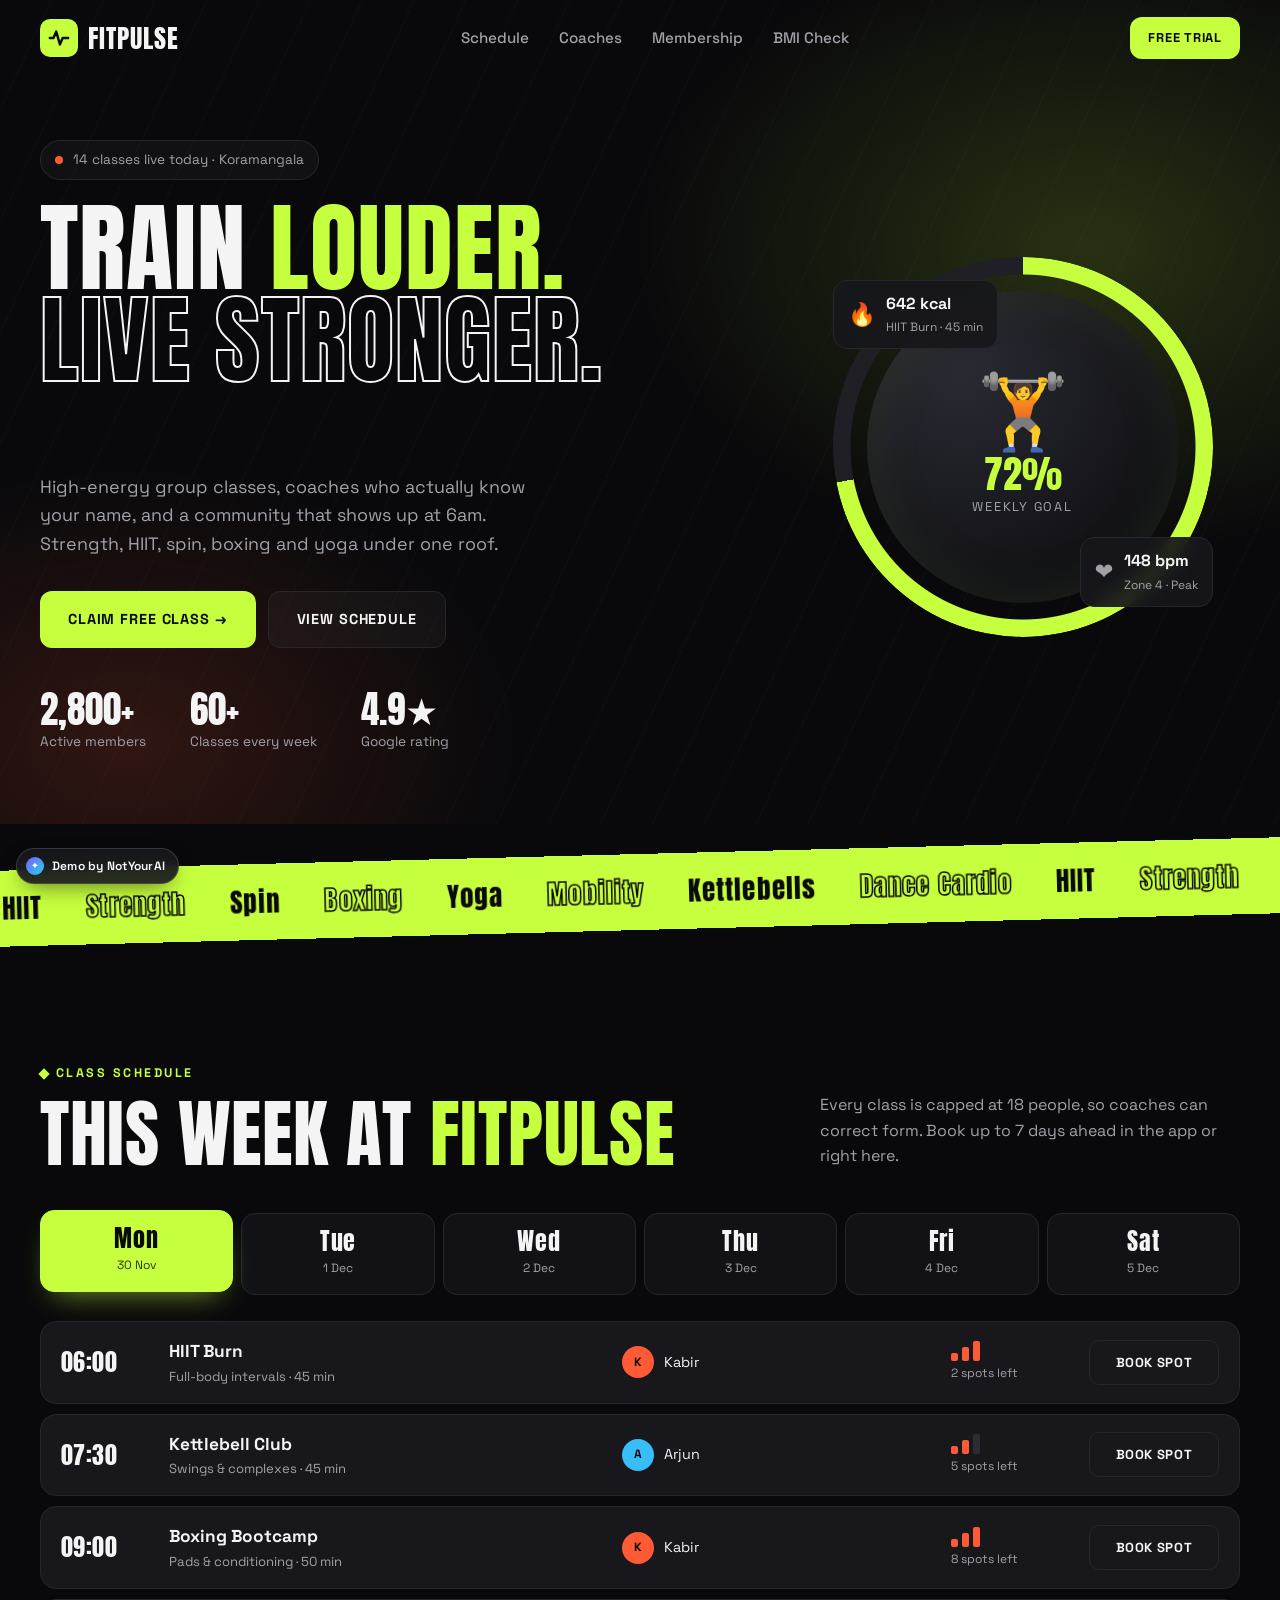
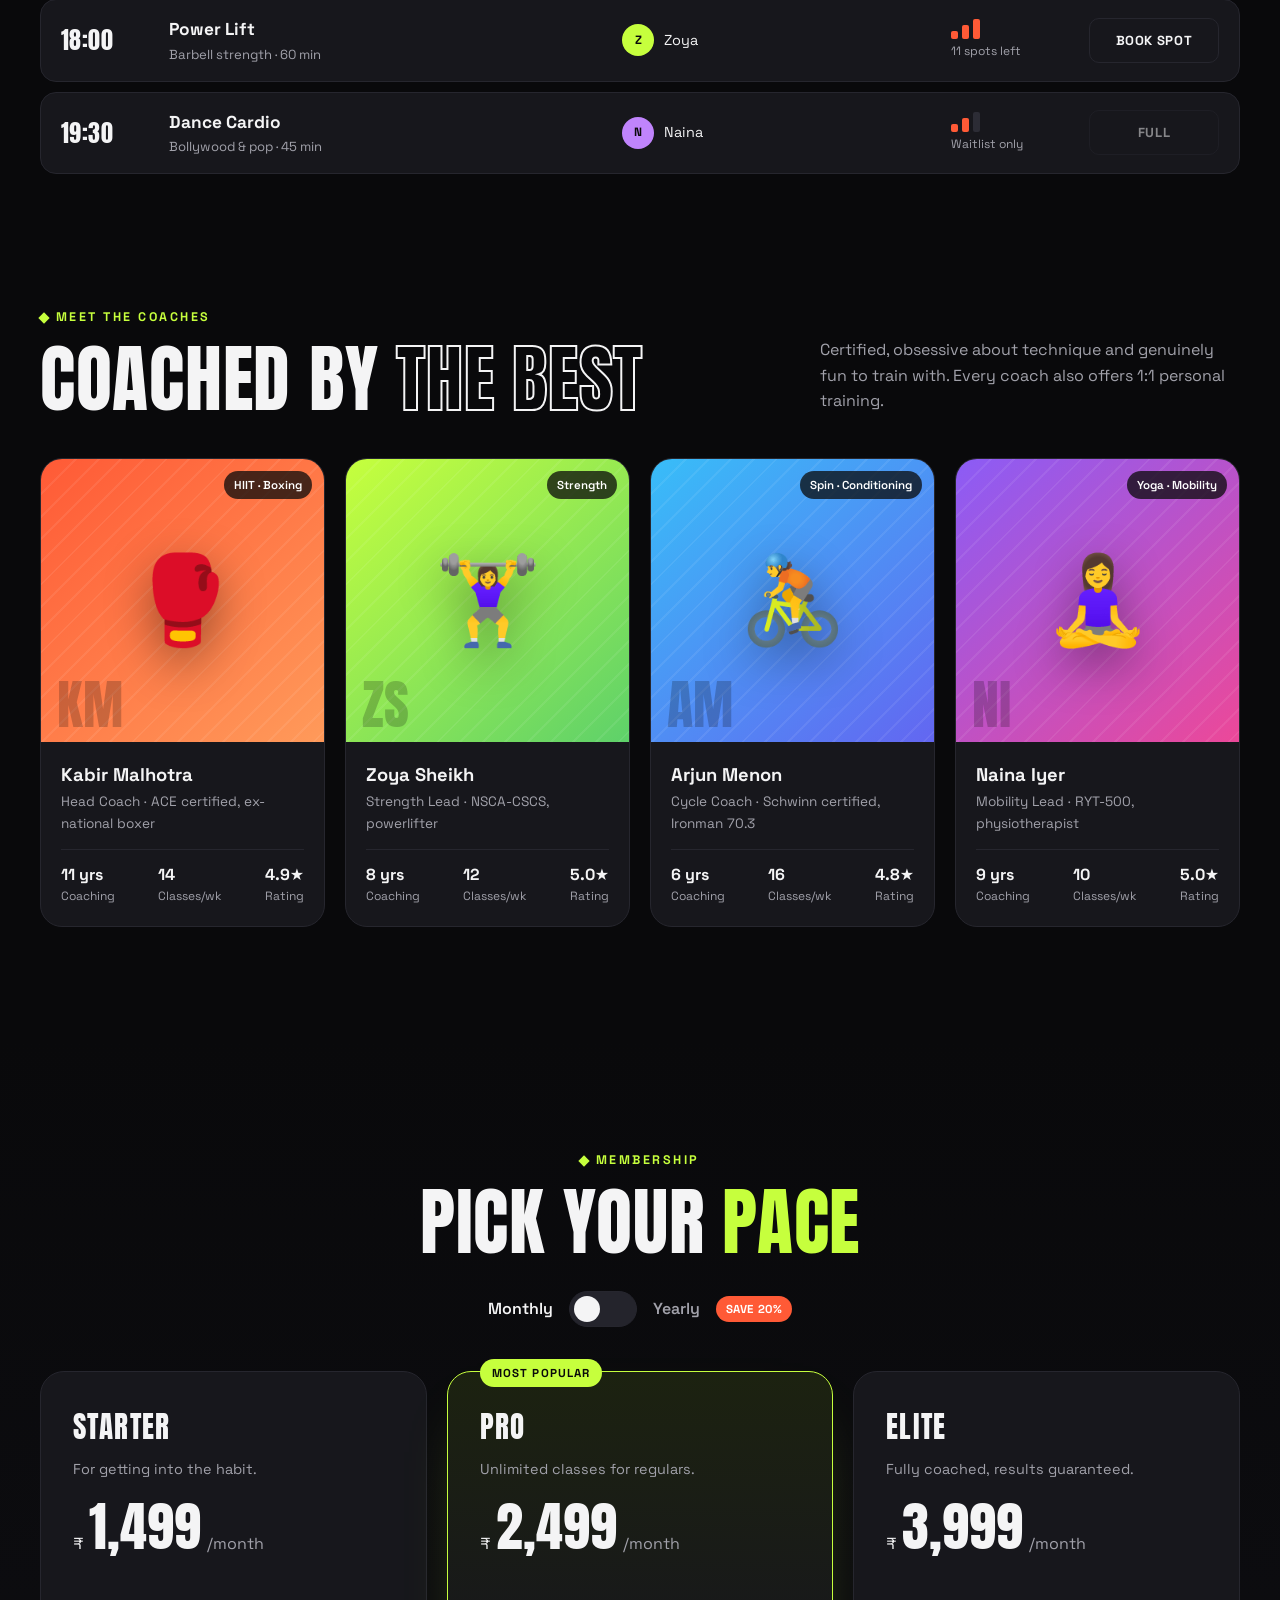
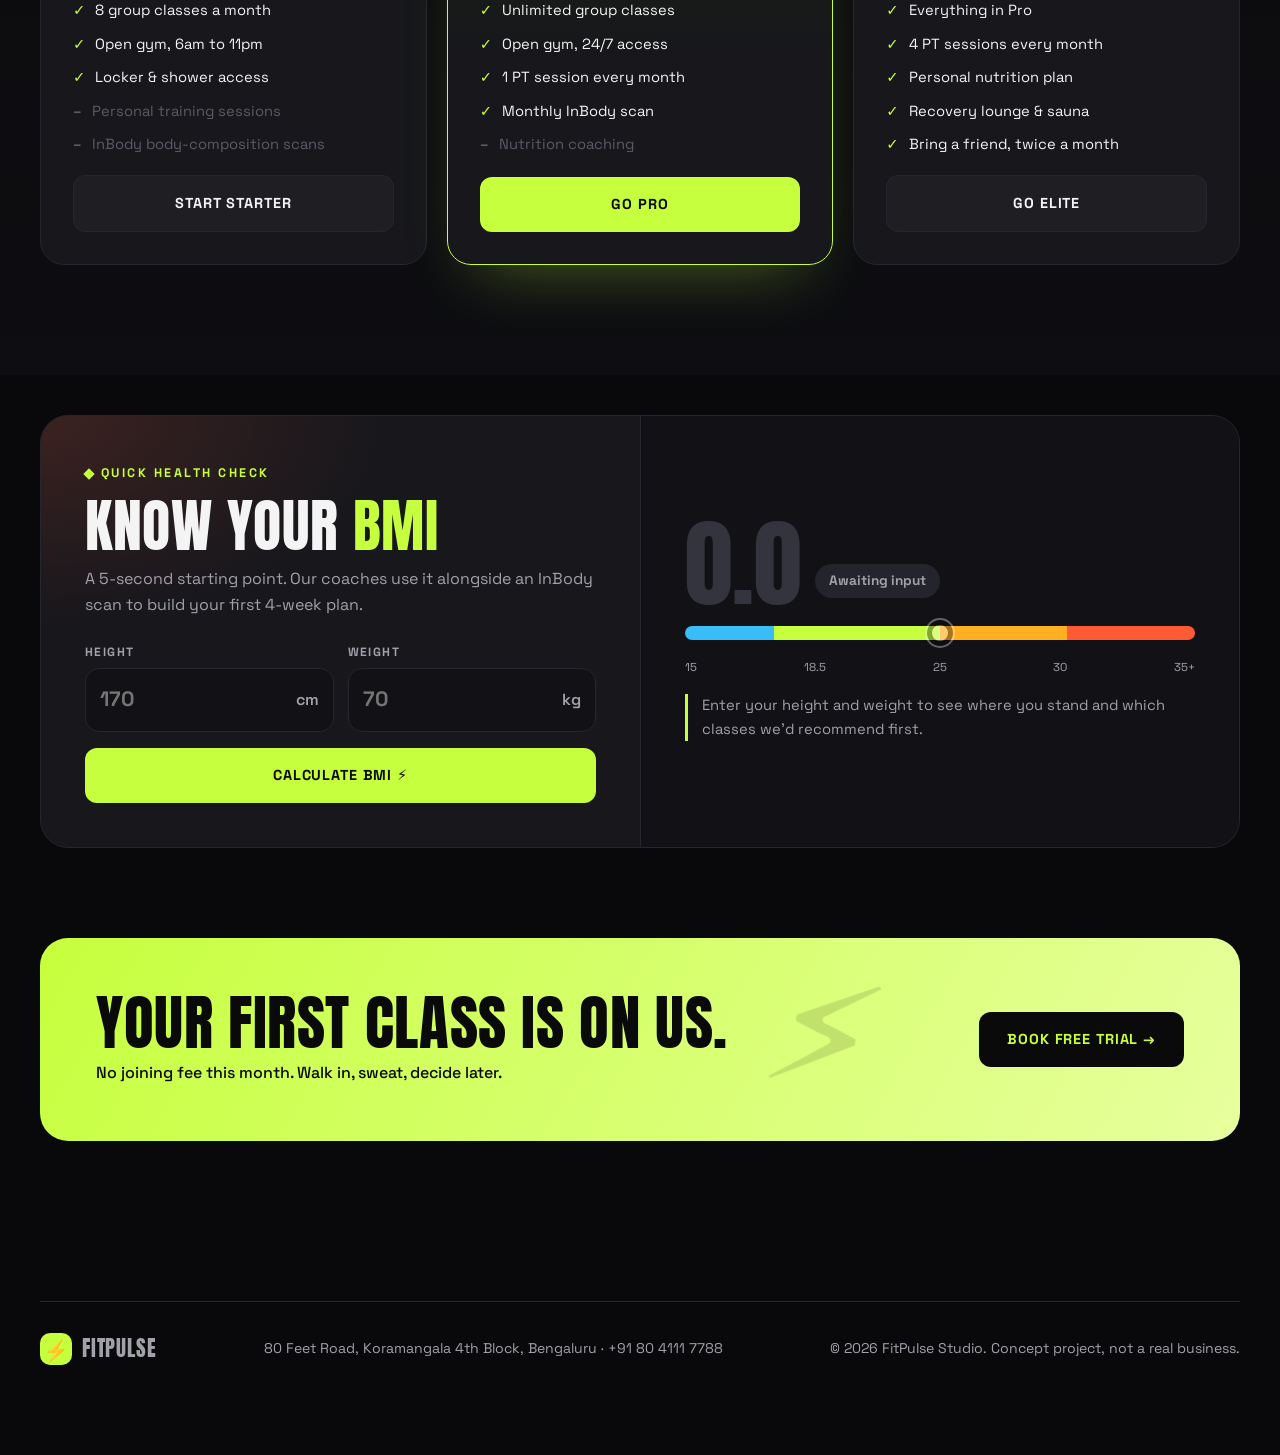
<file: work/fitpulse/index.html>
<!DOCTYPE html>
<html lang="en">
<head>
<meta charset="UTF-8">
<meta name="viewport" content="width=device-width, initial-scale=1">
<title>FitPulse Studio · HIIT, Strength, Spin &amp; Yoga in Koramangala</title>
<meta name="description" content="FitPulse Studio: high-energy group training, expert coaches and flexible memberships in Koramangala, Bengaluru. Your first class is free.">
<link rel="preconnect" href="https://fonts.googleapis.com">
<link rel="preconnect" href="https://fonts.gstatic.com" crossorigin>
<link href="https://fonts.googleapis.com/css2?family=Anton&family=Space+Grotesk:wght@400;500;600;700&display=swap" rel="stylesheet">
<style>
:root{
  --bg:#09090B;--bg-2:#121216;--card:#17171C;--line:#26262E;--text:#F4F4F5;--muted:#A1A1AA;
  --lime:#C6FF3D;--lime-d:#A8E01F;--coral:#FF5A36;--violet:#8B5CF6;--sky:#38BDF8;
  --display:'Anton',Impact,'Arial Narrow',sans-serif;--sans:'Space Grotesk',system-ui,-apple-system,sans-serif;
}
*{box-sizing:border-box;margin:0;padding:0}
body{font-family:var(--sans);background:var(--bg);color:var(--text);line-height:1.6;-webkit-font-smoothing:antialiased;overflow-x:clip}
svg{display:block;max-width:100%}
a{color:inherit;text-decoration:none}
button,input{font:inherit;color:inherit}
button{cursor:pointer;border:0;background:none}
.wrap{width:min(1200px,100% - 40px);margin-inline:auto}
.display{font-family:var(--display);font-weight:400;text-transform:uppercase;letter-spacing:.01em;line-height:.95}
h2.display{font-size:clamp(2.6rem,6vw,4.6rem)}
.tag{display:inline-flex;align-items:center;gap:8px;font-size:.78rem;font-weight:700;letter-spacing:.2em;text-transform:uppercase;color:var(--lime)}
.tag::before{content:"";width:8px;height:8px;background:var(--lime);transform:rotate(45deg)}
.lime{color:var(--lime)}
.outline{color:transparent;-webkit-text-stroke:2px var(--text)}
.btn{display:inline-flex;align-items:center;justify-content:center;gap:10px;padding:16px 28px;border-radius:12px;font-weight:700;text-transform:uppercase;letter-spacing:.06em;font-size:.9rem;transition:transform .2s,box-shadow .2s,background .2s;white-space:nowrap}
.btn-lime{background:var(--lime);color:#0A0A0A;box-shadow:0 0 0 0 rgba(198,255,61,.5)}
.btn-lime:hover{transform:translateY(-2px);box-shadow:0 14px 34px -10px rgba(198,255,61,.65)}
.btn-ghost{border:1.5px solid var(--line);background:rgba(255,255,255,.03)}
.btn-ghost:hover{border-color:var(--text)}
.section{padding:110px 0}
.head{display:flex;flex-wrap:wrap;justify-content:space-between;align-items:flex-end;gap:20px;margin-bottom:44px}
.head p{color:var(--muted);max-width:420px}
.head h2{margin-top:14px}

/* Header */
header{position:fixed;inset:0 0 auto;z-index:50;transition:background .3s,border-color .3s;border-bottom:1px solid transparent}
header.scrolled{background:rgba(9,9,11,.85);backdrop-filter:blur(14px);-webkit-backdrop-filter:blur(14px);border-color:var(--line)}
.nav{height:76px;display:flex;align-items:center;justify-content:space-between;gap:16px}
.logo{display:flex;align-items:center;gap:10px;font-family:var(--display);font-size:1.6rem;letter-spacing:.04em;white-space:nowrap}
.logo-mark{width:38px;height:38px;border-radius:10px;background:var(--lime);display:grid;place-items:center;flex:none}
.nav-links{display:flex;gap:30px;font-weight:500;color:var(--muted);font-size:.95rem}
.nav-links a:hover{color:var(--lime)}
.nav-right{display:flex;gap:10px;align-items:center}
.nav-right .btn{padding:11px 18px;font-size:.8rem}
.burger{display:none;width:44px;height:44px;border-radius:12px;border:1px solid var(--line);place-items:center}
.burger span,.burger span::before,.burger span::after{display:block;width:18px;height:2px;background:var(--text);position:relative}
.burger span::before,.burger span::after{content:"";position:absolute;left:0}
.burger span::before{top:-6px}.burger span::after{top:6px}

/* Hero */
.hero{position:relative;padding:140px 0 70px;overflow:hidden;background:
  radial-gradient(700px 480px at 85% 30%,rgba(198,255,61,.16),transparent 65%),
  radial-gradient(600px 420px at 10% 90%,rgba(255,90,54,.16),transparent 65%),
  repeating-linear-gradient(115deg,transparent 0 46px,rgba(255,255,255,.018) 46px 47px),var(--bg)}
.hero-grid{display:grid;grid-template-columns:minmax(0,1.25fr) minmax(0,.75fr);gap:40px;align-items:center}
.live{display:inline-flex;align-items:center;gap:10px;padding:8px 14px;border:1px solid var(--line);border-radius:999px;font-size:.85rem;color:var(--muted);background:rgba(255,255,255,.03)}
.live i{width:8px;height:8px;border-radius:50%;background:var(--coral);box-shadow:0 0 0 0 rgba(255,90,54,.7);animation:ping 1.6s infinite}
@keyframes ping{70%{box-shadow:0 0 0 10px rgba(255,90,54,0)}100%{box-shadow:0 0 0 0 rgba(255,90,54,0)}}
.hero h1{font-size:clamp(3.2rem,7.6vw,6.2rem);margin:22px 0 8px}
.hero h1 span{display:block}
.pulse-line{width:100%;max-width:560px;height:60px;margin:6px 0 18px}
.pulse-line path{stroke-dasharray:900;stroke-dashoffset:900;animation:draw 2.6s cubic-bezier(.6,0,.3,1) infinite}
@keyframes draw{60%{stroke-dashoffset:0}100%{stroke-dashoffset:-900}}
.hero p{color:var(--muted);font-size:1.12rem;max-width:520px}
.hero-actions{display:flex;gap:12px;flex-wrap:wrap;margin:32px 0 44px}
.hero-stats{display:flex;flex-wrap:wrap;gap:18px 44px}
.hero-stats b{display:block;font-family:var(--display);font-size:2.3rem;font-weight:400;line-height:1;color:var(--text)}
.hero-stats span{color:var(--muted);font-size:.85rem}
.ring-wrap{position:relative;width:100%;max-width:380px;aspect-ratio:1;justify-self:center}
.ring{position:absolute;inset:0;border-radius:50%;background:conic-gradient(var(--lime) 0 72%,#1F1F25 72% 100%);animation:spin 18s linear infinite;-webkit-mask:radial-gradient(farthest-side,transparent calc(100% - 18px),#000 calc(100% - 17px));mask:radial-gradient(farthest-side,transparent calc(100% - 18px),#000 calc(100% - 17px))}
@keyframes spin{to{transform:rotate(360deg)}}
.ring-core{position:absolute;inset:34px;border-radius:50%;background:radial-gradient(circle at 30% 25%,#2A2A33,#111116 70%);display:grid;place-items:center;text-align:center;box-shadow:inset 0 0 60px rgba(198,255,61,.08)}
.ring-core .big{font-size:4.6rem;line-height:1}
.ring-core b{display:block;font-family:var(--display);font-size:2.4rem;font-weight:400;color:var(--lime);line-height:1;margin-top:6px}
.ring-core small{color:var(--muted);font-size:.8rem;letter-spacing:.14em;text-transform:uppercase}
.chip-f{position:absolute;display:flex;align-items:center;gap:10px;padding:10px 14px;border-radius:14px;background:rgba(23,23,28,.92);border:1px solid var(--line);font-size:.85rem;backdrop-filter:blur(8px);animation:bob 5s ease-in-out infinite}
.chip-f b{display:block;font-size:1rem}
.chip-f span{color:var(--muted);font-size:.75rem}
.chip-f.a{left:0;top:6%}.chip-f.b{right:0;bottom:8%;animation-delay:-2.5s}
@keyframes bob{50%{transform:translateY(-10px)}}

/* Marquee */
.band{background:var(--lime);color:#0A0A0A;transform:rotate(-1.5deg);margin:10px -20px 0;padding:16px 0;overflow:hidden;position:relative;z-index:2}
.band-clip{overflow:hidden;padding:20px 0}
.band-track{display:flex;width:max-content;animation:marq 26s linear infinite;font-family:var(--display);font-size:1.7rem;letter-spacing:.04em}
.band-track span{padding:0 22px;white-space:nowrap}
.band-track span:nth-child(even){color:transparent;-webkit-text-stroke:1.5px #0A0A0A}
@keyframes marq{to{transform:translateX(-50%)}}

/* Schedule */
.days{display:flex;gap:8px;flex-wrap:wrap;margin-bottom:26px}
.day{flex:1;min-width:84px;padding:14px 10px;border-radius:14px;border:1px solid var(--line);background:var(--bg-2);text-align:center;transition:all .25s}
.day b{display:block;font-family:var(--display);font-weight:400;font-size:1.5rem;letter-spacing:.04em;line-height:1.1}
.day span{font-size:.75rem;color:var(--muted)}
.day:hover{border-color:#3A3A44}
.day.active{background:var(--lime);border-color:var(--lime);color:#0A0A0A;transform:translateY(-3px);box-shadow:0 14px 30px -14px rgba(198,255,61,.6)}
.day.active span{color:#2B3A0A}
.sched{display:flex;flex-direction:column;gap:10px;min-height:440px}
.row{display:grid;grid-template-columns:90px minmax(0,1.4fr) minmax(0,1fr) 120px 130px;gap:18px;align-items:center;padding:16px 20px;border-radius:16px;background:var(--card);border:1px solid var(--line);transition:border-color .25s,transform .25s;animation:rowIn .45s cubic-bezier(.2,.8,.2,1) both}
.row:hover{border-color:#3A3A44;transform:translateX(4px)}
@keyframes rowIn{from{opacity:0;transform:translateY(12px)}}
.row time{font-family:var(--display);font-size:1.5rem;letter-spacing:.02em}
.row h3{font-size:1.08rem;font-weight:700}
.row .sub{font-size:.82rem;color:var(--muted)}
.coach{display:flex;align-items:center;gap:10px;font-size:.9rem;min-width:0}
.coach i{width:32px;height:32px;border-radius:50%;display:grid;place-items:center;font-style:normal;font-size:.75rem;font-weight:700;color:#0A0A0A;flex:none}
.bars{display:flex;gap:4px;align-items:flex-end;height:20px}
.bars em{width:7px;border-radius:2px;background:#2C2C35}
.bars em:nth-child(1){height:8px}.bars em:nth-child(2){height:14px}.bars em:nth-child(3){height:20px}
.bars em.on{background:var(--coral)}
.int{display:flex;flex-direction:column;gap:3px;font-size:.75rem;color:var(--muted)}
.book{padding:11px 14px;border-radius:10px;border:1.5px solid var(--line);font-weight:700;font-size:.82rem;text-transform:uppercase;letter-spacing:.05em;transition:all .2s;width:100%}
.book:hover{border-color:var(--lime);color:var(--lime)}
.book.done{background:var(--lime);border-color:var(--lime);color:#0A0A0A}
.book:disabled{opacity:.5;cursor:not-allowed}

/* Trainers */
.trainers{display:grid;grid-template-columns:repeat(4,minmax(0,1fr));gap:20px}
.tr{border-radius:22px;overflow:hidden;background:var(--card);border:1px solid var(--line);transition:transform .3s,border-color .3s}
.tr:hover{transform:translateY(-6px);border-color:#3A3A44}
.tr-art{position:relative;aspect-ratio:1/1;display:grid;place-items:center;overflow:hidden}
.tr-art::before{content:"";position:absolute;inset:-30%;background:repeating-linear-gradient(135deg,rgba(255,255,255,.07) 0 2px,transparent 2px 16px)}
.tr-art .emo{position:relative;font-size:5.4rem;filter:drop-shadow(0 16px 24px rgba(0,0,0,.4));transition:transform .4s}
.tr:hover .emo{transform:scale(1.08) rotate(-4deg)}
.tr-art .ini{position:absolute;left:16px;bottom:10px;font-family:var(--display);font-size:3.4rem;line-height:1;color:rgba(10,10,10,.22)}
.tr-art .spec{position:absolute;right:12px;top:12px;background:rgba(10,10,10,.75);color:#fff;font-size:.72rem;font-weight:600;padding:5px 10px;border-radius:999px}
.tr-body{padding:18px 20px 20px}
.tr-body h3{font-size:1.15rem}
.tr-body p{font-size:.85rem;color:var(--muted);margin:2px 0 14px}
.tr-stats{display:flex;justify-content:space-between;border-top:1px solid var(--line);padding-top:12px;font-size:.75rem;color:var(--muted)}
.tr-stats b{display:block;color:var(--text);font-size:1rem}

/* Pricing */
.pricing{background:linear-gradient(180deg,var(--bg),#0E0E12)}
.toggle-row{display:flex;align-items:center;justify-content:center;gap:16px;margin:-10px 0 44px;font-weight:600;flex-wrap:wrap}
.toggle-row .lbl{color:var(--muted);transition:color .2s}
.toggle-row .lbl.on{color:var(--text)}
.switch{width:68px;height:36px;border-radius:999px;background:#24242C;border:1px solid var(--line);position:relative;transition:background .3s;flex:none}
.switch::after{content:"";position:absolute;top:4px;left:4px;width:26px;height:26px;border-radius:50%;background:var(--text);transition:transform .35s cubic-bezier(.6,-0.3,.3,1.4),background .3s}
.switch[aria-checked=true]{background:rgba(198,255,61,.18);border-color:var(--lime)}
.switch[aria-checked=true]::after{transform:translateX(32px);background:var(--lime)}
.save{background:var(--coral);color:#fff;font-size:.72rem;font-weight:700;padding:4px 10px;border-radius:999px;letter-spacing:.05em}
.plans{display:grid;grid-template-columns:repeat(3,minmax(0,1fr));gap:20px;align-items:stretch}
.plan{position:relative;border-radius:24px;padding:32px;background:var(--card);border:1px solid var(--line);display:flex;flex-direction:column;gap:18px}
.plan.hot{background:linear-gradient(180deg,#1C2210,var(--card) 60%);border-color:var(--lime);box-shadow:0 30px 60px -30px rgba(198,255,61,.35)}
.plan .pop{position:absolute;top:-13px;left:32px;background:var(--lime);color:#0A0A0A;font-size:.72rem;font-weight:700;letter-spacing:.1em;text-transform:uppercase;padding:5px 12px;border-radius:999px}
.plan h3{font-family:var(--display);font-weight:400;font-size:1.8rem;letter-spacing:.04em;text-transform:uppercase}
.plan .desc{color:var(--muted);font-size:.9rem;margin-top:-10px}
.amt{display:flex;align-items:baseline;gap:6px}
.amt b{font-family:var(--display);font-weight:400;font-size:3.4rem;line-height:1}
.amt span{color:var(--muted)}
.billed{font-size:.82rem;color:var(--muted);min-height:1.4em;margin-top:-12px}
.billed em{font-style:normal;color:var(--lime)}
.plan ul{list-style:none;display:flex;flex-direction:column;gap:10px;font-size:.92rem;flex:1}
.plan li{display:flex;gap:10px}
.plan li::before{content:"✓";color:var(--lime);font-weight:700}
.plan li.no{color:#5B5B66}
.plan li.no::before{content:"–";color:#5B5B66}
.plan .btn{width:100%}

/* BMI */
.bmi{display:grid;grid-template-columns:minmax(0,1fr) minmax(0,1fr);border-radius:28px;overflow:hidden;border:1px solid var(--line);background:var(--card)}
.bmi-l{padding:44px;background:radial-gradient(500px 300px at 0% 0%,rgba(255,90,54,.16),transparent 70%)}
.bmi-l h2{margin:14px 0 12px}
.bmi-l p{color:var(--muted);margin-bottom:26px}
.inputs{display:grid;grid-template-columns:repeat(2,minmax(0,1fr));gap:14px;margin-bottom:16px}
.inp label{display:block;font-size:.75rem;font-weight:700;letter-spacing:.12em;text-transform:uppercase;color:var(--muted);margin-bottom:6px}
.inp div{display:flex;align-items:center;border:1.5px solid var(--line);border-radius:14px;background:var(--bg-2);padding:0 14px;transition:border-color .2s,box-shadow .2s}
.inp div:focus-within{border-color:var(--lime);box-shadow:0 0 0 4px rgba(198,255,61,.12)}
.inp input{flex:1;min-width:0;width:100%;background:none;border:0;outline:none;padding:14px 0;font-size:1.3rem;font-weight:700}
.inp input::-webkit-outer-spin-button,.inp input::-webkit-inner-spin-button{-webkit-appearance:none;margin:0}
.inp input[type=number]{-moz-appearance:textfield}
.inp span{color:var(--muted);font-weight:600}
.bmi-l .btn{width:100%}
.bmi-r{padding:44px;background:var(--bg-2);border-left:1px solid var(--line);display:flex;flex-direction:column;justify-content:center;gap:18px}
.score{display:flex;align-items:flex-end;gap:14px;flex-wrap:wrap}
.score b{font-family:var(--display);font-weight:400;font-size:6rem;line-height:.9;transition:color .3s}
.cat{display:inline-block;padding:6px 14px;border-radius:999px;font-weight:700;font-size:.85rem;background:#24242C;color:var(--muted);margin-bottom:10px}
.gauge{position:relative;height:14px;border-radius:999px;background:linear-gradient(90deg,var(--sky) 0 17.5%,var(--lime) 17.5% 50%,#FFB020 50% 75%,var(--coral) 75%)}
.marker{position:absolute;top:50%;left:0;width:26px;height:26px;margin:-13px 0 0 -13px;border-radius:50%;background:#fff;border:5px solid var(--bg);box-shadow:0 0 0 2px #fff;transition:left 1s cubic-bezier(.3,1.3,.5,1);opacity:.35}
.marker.on{opacity:1}
.scale{display:flex;justify-content:space-between;font-size:.72rem;color:var(--muted)}
.tip{font-size:.92rem;color:var(--muted);border-left:3px solid var(--lime);padding-left:14px;min-height:3em}

.cta{margin-top:90px;border-radius:28px;padding:56px;background:linear-gradient(120deg,var(--lime),#E7FF9E);color:#0A0A0A;display:flex;flex-wrap:wrap;justify-content:space-between;align-items:center;gap:24px;position:relative;overflow:hidden}
.cta::after{content:"⚡";position:absolute;right:30%;top:-30px;font-size:10rem;opacity:.12;transform:rotate(15deg)}
.cta h2{font-size:clamp(2.2rem,5vw,3.8rem)}
.cta p{font-weight:500;margin-top:8px}
.cta .btn{background:#0A0A0A;color:var(--lime);position:relative;z-index:1}

footer{padding:50px 0 90px;color:var(--muted);font-size:.88rem}
.foot{display:flex;flex-wrap:wrap;justify-content:space-between;align-items:center;gap:16px;border-top:1px solid var(--line);padding-top:30px}

.toast{position:fixed;right:24px;bottom:24px;z-index:80;display:flex;gap:12px;align-items:center;max-width:360px;background:var(--card);border:1px solid var(--lime);color:var(--text);padding:14px 18px;border-radius:14px;box-shadow:0 20px 40px -14px rgba(0,0,0,.7);transform:translateY(140%);opacity:0;transition:transform .45s cubic-bezier(.2,.9,.3,1.2),opacity .35s}
.toast.show{transform:none;opacity:1}
.toast b{display:block}.toast span{font-size:.85rem;color:var(--muted)}

.nyai-badge{position:fixed;left:16px;bottom:16px;z-index:90;display:inline-flex;align-items:center;gap:8px;padding:8px 13px 8px 9px;border-radius:999px;background:rgba(24,24,30,.9);color:#fff;font:600 12px/1 var(--sans);letter-spacing:.02em;backdrop-filter:blur(8px);-webkit-backdrop-filter:blur(8px);box-shadow:0 8px 22px -8px rgba(0,0,0,.6);border:1px solid rgba(255,255,255,.14);transition:transform .2s}
.nyai-badge:hover{transform:translateY(-2px)}
.nyai-badge i{width:18px;height:18px;border-radius:50%;background:linear-gradient(135deg,#7C5CFF,#22D3EE);display:grid;place-items:center;font-style:normal;font-size:10px}

.demo-cursor{position:fixed;left:0;top:0;z-index:9999;pointer-events:none;width:28px;height:28px;margin:-3px 0 0 -5px;filter:drop-shadow(0 4px 10px rgba(0,0,0,.6));transition:opacity .3s}
.demo-cursor svg{transition:transform .12s}
.demo-cursor.down svg{transform:scale(.82)}
.demo-ripple{position:fixed;z-index:9998;width:46px;height:46px;margin:-23px 0 0 -23px;border-radius:50%;border:3px solid var(--lime);pointer-events:none;animation:ripple .55s ease-out forwards}
@keyframes ripple{from{transform:scale(.2);opacity:1}to{transform:scale(1.2);opacity:0}}

@media (max-width:1024px){
  .trainers{grid-template-columns:repeat(2,minmax(0,1fr))}
  .row{grid-template-columns:80px minmax(0,1.4fr) minmax(0,1fr) 120px}
  .row .int{display:none}
}
@media (max-width:900px){
  .hero-grid,.bmi{grid-template-columns:minmax(0,1fr)}
  .ring-wrap{max-width:320px}
  .plans{grid-template-columns:minmax(0,1fr);max-width:480px;margin-inline:auto}
  .bmi-r{border-left:0;border-top:1px solid var(--line)}
  .burger{display:grid}
  .nav-links{display:none;position:absolute;top:76px;left:20px;right:20px;flex-direction:column;gap:4px;padding:14px;background:var(--bg-2);border:1px solid var(--line);border-radius:16px}
  .nav-links.open{display:flex}
  .nav-links a{padding:10px}
}
@media (max-width:640px){
  .section{padding:80px 0}
  .hero{padding-top:118px}
  .row{grid-template-columns:64px minmax(0,1fr);gap:6px 14px;padding:14px 16px}
  .row time{font-size:1.25rem}
  .row .coach{grid-column:2}
  .row .bk{grid-column:1/-1}
  .day{min-width:0;flex:1 1 28%;padding:10px 6px}
  .trainers{grid-template-columns:minmax(0,1fr)}
  .tr-art{aspect-ratio:16/10}
  .bmi-l,.bmi-r{padding:28px 22px}
  .score b{font-size:4.6rem}
  .cta{padding:36px 24px}
  .plan{padding:26px 22px}
  .nav-right .btn{display:none}
  .hero-stats b{font-size:1.9rem}
  .chip-f{font-size:.75rem;padding:8px 10px}
  .toast{left:16px;right:16px;bottom:70px;max-width:none}
}
@media (prefers-reduced-motion:reduce){*{animation:none!important;transition:none!important}}
</style>
</head>
<body>

<header>
  <div class="wrap nav">
    <a href="#" class="logo"><span class="logo-mark"><svg width="22" height="22" viewBox="0 0 24 24" fill="none" stroke="#0A0A0A" stroke-width="2.6" stroke-linecap="round" stroke-linejoin="round"><path d="M2 12h4l3-7 4 14 3-7h6"/></svg></span>FITPULSE</a>
    <nav class="nav-links" id="navLinks"><a href="#schedule">Schedule</a><a href="#coaches">Coaches</a><a href="#pricing">Membership</a><a href="#bmi">BMI Check</a></nav>
    <div class="nav-right"><a href="#pricing" class="btn btn-lime">Free trial</a><button class="burger" id="burger" aria-label="Open menu"><span></span></button></div>
  </div>
</header>

<main>
<section class="hero">
  <div class="wrap hero-grid">
    <div>
      <span class="live"><i></i>14 classes live today · Koramangala</span>
      <h1 class="display"><span>Train <span class="lime" style="display:inline">louder.</span></span><span class="outline">Live stronger.</span></h1>
      <svg class="pulse-line" viewBox="0 0 560 60" preserveAspectRatio="none" aria-hidden="true"><path d="M0 30h150l14-22 18 44 16-50 18 46 12-18h332" fill="none" stroke="#C6FF3D" stroke-width="3" stroke-linejoin="round" stroke-linecap="round"/></svg>
      <p>High-energy group classes, coaches who actually know your name, and a community that shows up at 6am. Strength, HIIT, spin, boxing and yoga under one roof.</p>
      <div class="hero-actions"><a href="#pricing" class="btn btn-lime">Claim free class →</a><a href="#schedule" class="btn btn-ghost">View schedule</a></div>
      <div class="hero-stats"><div><b>2,800+</b><span>Active members</span></div><div><b>60+</b><span>Classes every week</span></div><div><b>4.9★</b><span>Google rating</span></div></div>
    </div>
    <div class="ring-wrap" aria-hidden="true">
      <div class="ring"></div>
      <div class="ring-core"><div><div class="big">🏋️</div><b>72%</b><small>Weekly goal</small></div></div>
      <div class="chip-f a"><span style="font-size:1.4rem">🔥</span><div><b>642 kcal</b><span>HIIT Burn · 45 min</span></div></div>
      <div class="chip-f b"><span style="font-size:1.4rem">❤️</span><div><b>148 bpm</b><span>Zone 4 · Peak</span></div></div>
    </div>
  </div>
</section>

<div class="band-clip" aria-hidden="true"><div class="band"><div class="band-track">
  <span>HIIT</span><span>Strength</span><span>Spin</span><span>Boxing</span><span>Yoga</span><span>Mobility</span><span>Kettlebells</span><span>Dance Cardio</span>
  <span>HIIT</span><span>Strength</span><span>Spin</span><span>Boxing</span><span>Yoga</span><span>Mobility</span><span>Kettlebells</span><span>Dance Cardio</span>
</div></div></div>

<section class="section" id="schedule">
  <div class="wrap">
    <div class="head"><div><span class="tag">Class schedule</span><h2 class="display">This week at <span class="lime">FitPulse</span></h2></div><p>Every class is capped at 18 people, so coaches can correct form. Book up to 7 days ahead in the app or right here.</p></div>
    <div class="days" id="days" role="tablist"></div>
    <div class="sched" id="sched" aria-live="polite"></div>
  </div>
</section>

<section class="section" id="coaches" style="padding-top:20px">
  <div class="wrap">
    <div class="head"><div><span class="tag">Meet the coaches</span><h2 class="display">Coached by <span class="outline">the best</span></h2></div><p>Certified, obsessive about technique and genuinely fun to train with. Every coach also offers 1:1 personal training.</p></div>
    <div class="trainers">
      <article class="tr"><div class="tr-art" style="background:linear-gradient(140deg,#FF5A36,#FF9A5A)"><span class="spec">HIIT · Boxing</span><span class="emo">🥊</span><span class="ini">KM</span></div><div class="tr-body"><h3>Kabir Malhotra</h3><p>Head Coach · ACE certified, ex-national boxer</p><div class="tr-stats"><div><b>11 yrs</b>Coaching</div><div><b>14</b>Classes/wk</div><div><b>4.9★</b>Rating</div></div></div></article>
      <article class="tr"><div class="tr-art" style="background:linear-gradient(140deg,#C6FF3D,#5ED16A)"><span class="spec">Strength</span><span class="emo">🏋️‍♀️</span><span class="ini">ZS</span></div><div class="tr-body"><h3>Zoya Sheikh</h3><p>Strength Lead · NSCA-CSCS, powerlifter</p><div class="tr-stats"><div><b>8 yrs</b>Coaching</div><div><b>12</b>Classes/wk</div><div><b>5.0★</b>Rating</div></div></div></article>
      <article class="tr"><div class="tr-art" style="background:linear-gradient(140deg,#38BDF8,#6366F1)"><span class="spec">Spin · Conditioning</span><span class="emo">🚴</span><span class="ini">AM</span></div><div class="tr-body"><h3>Arjun Menon</h3><p>Cycle Coach · Schwinn certified, Ironman 70.3</p><div class="tr-stats"><div><b>6 yrs</b>Coaching</div><div><b>16</b>Classes/wk</div><div><b>4.8★</b>Rating</div></div></div></article>
      <article class="tr"><div class="tr-art" style="background:linear-gradient(140deg,#8B5CF6,#EC4899)"><span class="spec">Yoga · Mobility</span><span class="emo">🧘‍♀️</span><span class="ini">NI</span></div><div class="tr-body"><h3>Naina Iyer</h3><p>Mobility Lead · RYT-500, physiotherapist</p><div class="tr-stats"><div><b>9 yrs</b>Coaching</div><div><b>10</b>Classes/wk</div><div><b>5.0★</b>Rating</div></div></div></article>
    </div>
  </div>
</section>

<section class="section pricing" id="pricing">
  <div class="wrap">
    <div class="head" style="justify-content:center;text-align:center"><div><span class="tag">Membership</span><h2 class="display">Pick your <span class="lime">pace</span></h2></div></div>
    <div class="toggle-row">
      <span class="lbl on" id="lblM">Monthly</span>
      <button class="switch" id="billing" role="switch" aria-checked="false" aria-label="Toggle yearly billing"></button>
      <span class="lbl" id="lblY">Yearly</span><span class="save">SAVE 20%</span>
    </div>
    <div class="plans" id="plans">
      <div class="plan"><h3>Starter</h3><p class="desc">For getting into the habit.</p><div class="amt">₹<b data-m="1499" data-y="1199">1,499</b><span>/month</span></div><div class="billed"></div>
        <ul><li>8 group classes a month</li><li>Open gym, 6am to 11pm</li><li>Locker &amp; shower access</li><li class="no">Personal training sessions</li><li class="no">InBody body-composition scans</li></ul><a href="#bmi" class="btn btn-ghost">Start Starter</a></div>
      <div class="plan hot"><span class="pop">Most popular</span><h3>Pro</h3><p class="desc">Unlimited classes for regulars.</p><div class="amt">₹<b data-m="2499" data-y="1999">2,499</b><span>/month</span></div><div class="billed"></div>
        <ul><li>Unlimited group classes</li><li>Open gym, 24/7 access</li><li>1 PT session every month</li><li>Monthly InBody scan</li><li class="no">Nutrition coaching</li></ul><a href="#bmi" class="btn btn-lime">Go Pro</a></div>
      <div class="plan"><h3>Elite</h3><p class="desc">Fully coached, results guaranteed.</p><div class="amt">₹<b data-m="3999" data-y="3199">3,999</b><span>/month</span></div><div class="billed"></div>
        <ul><li>Everything in Pro</li><li>4 PT sessions every month</li><li>Personal nutrition plan</li><li>Recovery lounge &amp; sauna</li><li>Bring a friend, twice a month</li></ul><a href="#bmi" class="btn btn-ghost">Go Elite</a></div>
    </div>
  </div>
</section>

<section class="section" id="bmi" style="padding-top:40px">
  <div class="wrap">
    <div class="bmi">
      <div class="bmi-l">
        <span class="tag">Quick health check</span>
        <h2 class="display" style="font-size:clamp(2.4rem,5vw,3.6rem)">Know your <span class="lime">BMI</span></h2>
        <p>A 5-second starting point. Our coaches use it alongside an InBody scan to build your first 4-week plan.</p>
        <form id="bmiForm" novalidate>
          <div class="inputs">
            <div class="inp"><label for="h">Height</label><div><input id="h" type="number" inputmode="decimal" min="100" max="230" placeholder="170"><span>cm</span></div></div>
            <div class="inp"><label for="w">Weight</label><div><input id="w" type="number" inputmode="decimal" min="25" max="250" placeholder="70"><span>kg</span></div></div>
          </div>
          <button class="btn btn-lime" type="submit" id="bmiBtn">Calculate BMI ⚡</button>
        </form>
      </div>
      <div class="bmi-r" aria-live="polite">
        <div class="score"><b id="bmiVal" style="color:#34343E">0.0</b><div><span class="cat" id="bmiCat">Awaiting input</span></div></div>
        <div><div class="gauge"><span class="marker" id="marker" style="left:50%"></span></div></div>
        <div class="scale"><span>15</span><span>18.5</span><span>25</span><span>30</span><span>35+</span></div>
        <p class="tip" id="bmiTip">Enter your height and weight to see where you stand and which classes we'd recommend first.</p>
      </div>
    </div>

    <div class="cta"><div><h2 class="display">Your first class is on us.</h2><p>No joining fee this month. Walk in, sweat, decide later.</p></div><a href="#schedule" class="btn">Book free trial →</a></div>
  </div>
</section>
</main>

<footer>
  <div class="wrap foot">
    <a href="#" class="logo" style="font-size:1.3rem"><span class="logo-mark" style="width:32px;height:32px">⚡</span>FITPULSE</a>
    <span>80 Feet Road, Koramangala 4th Block, Bengaluru · +91 80 4111 7788</span>
    <span>© 2026 FitPulse Studio. Concept project, not a real business.</span>
  </div>
</footer>

<div class="toast" id="toast" role="status" aria-live="polite"><span style="font-size:1.4rem">✅</span><div><b id="toastTitle"></b><span id="toastMsg"></span></div></div>

<a class="nyai-badge" href="https://notyouraihq.github.io" target="_blank" rel="noopener"><i>✦</i>Demo by NotYourAI</a>

<script>
(() => {
  const $ = (s, r = document) => r.querySelector(s);
  const $$ = (s, r = document) => [...r.querySelectorAll(s)];

  const COACH = { Kabir: '#FF5A36', Zoya: '#C6FF3D', Arjun: '#38BDF8', Naina: '#C084FC' };
  const CLASSES = [
    ['HIIT Burn', 'Kabir', 45, 3, 'Full-body intervals'], ['Power Lift', 'Zoya', 60, 3, 'Barbell strength'],
    ['Spin Rush', 'Arjun', 45, 2, 'Rhythm cycling'], ['Vinyasa Flow', 'Naina', 60, 1, 'Breath-led yoga'],
    ['Boxing Bootcamp', 'Kabir', 50, 3, 'Pads & conditioning'], ['Mobility Lab', 'Naina', 40, 1, 'Joints & recovery'],
    ['Core Crusher', 'Zoya', 30, 2, 'Abs & stability'], ['Kettlebell Club', 'Arjun', 45, 2, 'Swings & complexes'],
    ['Dance Cardio', 'Naina', 45, 2, 'Bollywood & pop'], ['Strength 101', 'Zoya', 50, 1, 'Form-first basics'],
  ];
  const TIMES = ['06:00', '07:30', '09:00', '18:00', '19:30'];
  const DAYS = ['Mon', 'Tue', 'Wed', 'Thu', 'Fri', 'Sat'];
  const now = new Date(), monday = new Date(now); monday.setDate(now.getDate() - ((now.getDay() + 6) % 7));
  const booked = new Set();

  $('#days').innerHTML = DAYS.map((d, i) => {
    const dt = new Date(monday); dt.setDate(monday.getDate() + i);
    return `<button class="day${i === 0 ? ' active' : ''}" role="tab" data-d="${i}"><b>${d}</b><span>${dt.getDate()} ${dt.toLocaleString('en-IN', { month: 'short' })}</span></button>`;
  }).join('');

  function renderDay(d) {
    $('#sched').innerHTML = TIMES.map((t, i) => {
      const [name, coach, mins, lvl, sub] = CLASSES[(d * 3 + i * 7) % 10];
      const spots = (d * 5 + i * 3 + 2) % 14, key = `${d}-${i}`, full = spots === 0, done = booked.has(key);
      return `<div class="row" style="animation-delay:${i * 60}ms">
        <time>${t}</time>
        <div><h3>${name}</h3><div class="sub">${sub} · ${mins} min</div></div>
        <div class="coach"><i style="background:${COACH[coach]}">${coach[0]}</i>${coach}</div>
        <div class="int"><div class="bars">${[1, 2, 3].map(n => `<em class="${n <= lvl ? 'on' : ''}"></em>`).join('')}</div>${full ? 'Waitlist only' : spots + ' spots left'}</div>
        <div class="bk"><button class="book${done ? ' done' : ''}" data-k="${key}" data-n="${name}" data-t="${DAYS[d]} ${t}" ${full && !done ? 'disabled' : ''}>${done ? 'Booked ✓' : full ? 'Full' : 'Book spot'}</button></div>
      </div>`;
    }).join('');
  }
  $('#days').addEventListener('click', e => {
    const b = e.target.closest('.day'); if (!b) return;
    $$('.day').forEach(x => x.classList.toggle('active', x === b)); renderDay(+b.dataset.d);
  });
  $('#sched').addEventListener('click', e => {
    const b = e.target.closest('.book'); if (!b || b.disabled) return;
    const k = b.dataset.k;
    if (booked.has(k)) { booked.delete(k); b.classList.remove('done'); b.textContent = 'Book spot'; return; }
    booked.add(k); b.classList.add('done'); b.textContent = 'Booked ✓';
    showToast('Spot booked!', `${b.dataset.n} · ${b.dataset.t}. See you there 💪`);
  });
  renderDay(0);

  // Pricing
  const sw = $('#billing');
  const inr = n => n.toLocaleString('en-IN');
  function setBilling(yearly) {
    sw.setAttribute('aria-checked', yearly);
    $('#lblM').classList.toggle('on', !yearly); $('#lblY').classList.toggle('on', yearly);
    $$('#plans .plan').forEach(p => {
      const b = $('.amt b', p), from = +b.textContent.replace(/,/g, ''), to = +(yearly ? b.dataset.y : b.dataset.m), t0 = performance.now();
      (function step() {
        const k = Math.min(1, (performance.now() - t0) / 600), e = 1 - Math.pow(1 - k, 3);
        b.textContent = inr(Math.round(from + (to - from) * e));
        if (k < 1) setTimeout(step, 16);
      })();
      $('.billed', p).innerHTML = yearly ? `Billed ₹${inr(to * 12)} yearly · <em>save ₹${inr((+b.dataset.m - to) * 12)}</em>` : '';
    });
  }
  sw.addEventListener('click', () => setBilling(sw.getAttribute('aria-checked') !== 'true'));
  $$('.toggle-row .lbl').forEach((l, i) => l.addEventListener('click', () => setBilling(i === 1)));

  // BMI
  const CATS = [
    [18.5, 'Underweight', '#38BDF8', 'Focus on strength and fuel. Start with Strength 101 and a nutrition consult.'],
    [25, 'Healthy range', '#C6FF3D', 'Great base! Mix Power Lift and HIIT Burn to build muscle and conditioning.'],
    [30, 'Overweight', '#FFB020', 'Low-impact cardio plus strength works wonders. Try Spin Rush and Kettlebell Club.'],
    [Infinity, 'Obese range', '#FF5A36', 'Start gently and consistently. A coach-led plan with Mobility Lab and Spin is ideal.'],
  ];
  $('#bmiForm').addEventListener('submit', e => {
    e.preventDefault();
    const h = parseFloat($('#h').value), w = parseFloat($('#w').value);
    const valEl = $('#bmiVal'), cat = $('#bmiCat');
    if (!(h >= 100 && h <= 230 && w >= 25 && w <= 250)) {
      cat.textContent = 'Check your inputs'; cat.style.background = '#3A1D17'; cat.style.color = '#FF8A70';
      $('#bmiTip').textContent = 'Height should be 100 to 230 cm and weight 25 to 250 kg.'; return;
    }
    const bmi = w / Math.pow(h / 100, 2), [, label, color, tip] = CATS.find(c => bmi < c[0]);
    const t0 = performance.now();
    (function step() {
      const k = Math.min(1, (performance.now() - t0) / 800), v = bmi * (1 - Math.pow(1 - k, 3));
      valEl.textContent = v.toFixed(1);
      if (k < 1) setTimeout(step, 16);
    })();
    valEl.style.color = color;
    cat.textContent = label; cat.style.background = color; cat.style.color = '#0A0A0A';
    const m = $('#marker'); m.classList.add('on'); m.style.left = Math.max(2, Math.min(98, (bmi - 15) / 20 * 100)) + '%';
    $('#bmiTip').textContent = tip;
  });

  const toast = $('#toast'); let tt;
  function showToast(t, m) { $('#toastTitle').textContent = t; $('#toastMsg').textContent = m; toast.classList.add('show'); clearTimeout(tt); tt = setTimeout(() => toast.classList.remove('show'), 3200); }

  const header = $('header');
  const onScroll = () => header.classList.toggle('scrolled', scrollY > 30);
  addEventListener('scroll', onScroll, { passive: true }); onScroll();
  $('#burger').addEventListener('click', () => $('#navLinks').classList.toggle('open'));
  $$('a[href^="#"]').forEach(a => a.addEventListener('click', e => {
    const id = a.getAttribute('href'); e.preventDefault(); $('#navLinks').classList.remove('open');
    id.length > 1 && $(id) ? scrollToEl($(id), 800, 70) : scrollToY(0, 800);
  }));

  // Tour helpers
  const sleep = ms => new Promise(r => setTimeout(r, ms));
  const ease = t => t < .5 ? 4 * t * t * t : 1 - Math.pow(-2 * t + 2, 3) / 2;
  function scrollToY(y, ms = 900) {
    return new Promise(res => {
      const s = scrollY, max = document.documentElement.scrollHeight - innerHeight;
      const d = Math.max(0, Math.min(max, y)) - s, t0 = performance.now();
      (function step() {
        const p = Math.min(1, (performance.now() - t0) / ms);
        scrollTo(0, s + d * ease(p));
        p < 1 ? setTimeout(step, 16) : res();
      })();
    });
  }
  function scrollToEl(el, ms, off = 80) { return scrollToY(el.getBoundingClientRect().top + scrollY - off, ms); }
  let cur;
  function cursor() {
    if (!cur) {
      cur = document.createElement('div'); cur.className = 'demo-cursor';
      cur.innerHTML = '<svg viewBox="0 0 24 24" width="28" height="28"><path d="M4 2l16 9.5-7 1.6 4.2 7.4-3 1.6-4.2-7.5L4 19z" fill="#C6FF3D" stroke="#0A0A0A" stroke-width="1.6" stroke-linejoin="round"/></svg>';
      cur.style.transform = `translate(${innerWidth * .6}px,${innerHeight * .5}px)`;
      document.body.appendChild(cur);
    }
    cur.style.opacity = 1; return cur;
  }
  async function moveTo(el, ms = 420) {
    const c = cursor(), r = el.getBoundingClientRect();
    c.style.transition = `transform ${ms}ms cubic-bezier(.45,0,.2,1), opacity .3s`;
    c.style.transform = `translate(${Math.round(r.left + Math.min(r.width / 2, 70))}px,${Math.round(r.top + r.height / 2)}px)`;
    await sleep(ms);
  }
  async function click(el, ms) {
    await moveTo(el, ms);
    const c = cursor(); c.classList.add('down');
    const r = el.getBoundingClientRect(), rp = document.createElement('div');
    rp.className = 'demo-ripple'; rp.style.left = r.left + Math.min(r.width / 2, 70) + 'px'; rp.style.top = r.top + r.height / 2 + 'px';
    document.body.appendChild(rp); setTimeout(() => rp.remove(), 600);
    await sleep(110); el.click(); c.classList.remove('down'); await sleep(80);
  }
  async function typeInto(el, text, cps = 75) {
    await moveTo(el, 320); el.focus({ preventScroll: true }); el.value = '';
    for (const ch of text) { el.value += ch; el.dispatchEvent(new Event('input', { bubbles: true })); await sleep(cps); }
    await sleep(80);
  }

  window.demoTour = async () => {
    try {
      scrollTo(0, 0); await sleep(300);
      await moveTo($('.hero .btn-lime'), 450); await sleep(150);
      await scrollToEl($('#schedule'), 750, 70);
      await click($('.day[data-d="2"]'), 450); await sleep(550);
      await click($('.day[data-d="4"]'), 350); await sleep(500);
      const bk = $$('#sched .book:not(:disabled):not(.done)')[1];
      if (bk) { await click(bk, 450); await sleep(500); }
      await scrollToEl($('#coaches'), 750, 60); await sleep(550);
      await scrollToEl($('#pricing'), 750, 60);
      if (sw.getAttribute('aria-checked') === 'true') setBilling(false);
      await click(sw, 450); await sleep(1000);
      await click(sw, 300); await sleep(350);
      await scrollToEl($('#bmi'), 750, 20);
      $('#bmiVal').textContent = '0.0'; $('#bmiVal').style.color = '#34343E';
      await typeInto($('#h'), '172');
      await typeInto($('#w'), '68');
      await click($('#bmiBtn'), 350); document.activeElement && document.activeElement.blur();
      await sleep(1300);
      if (cur) cur.style.opacity = 0;
      await scrollToY(0, 800);
    } finally { if (cur) cur.style.opacity = 0; }
  };
})();
</script>
</body>
</html>
</file>
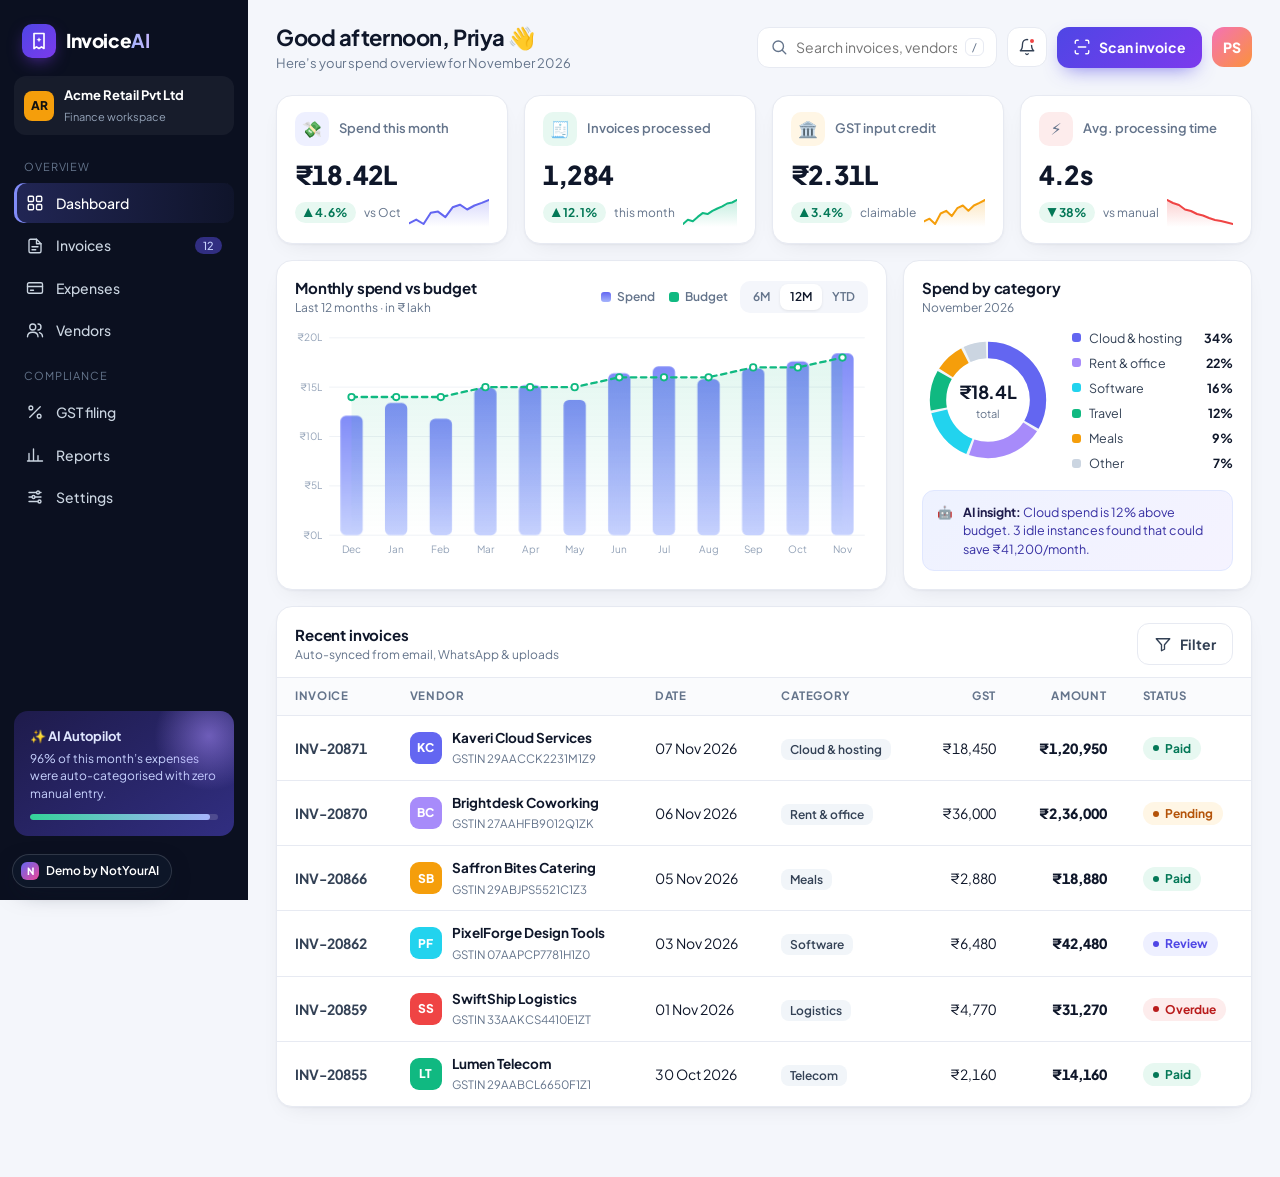
<file: work/invoiceai/index.html>
<!DOCTYPE html>
<html lang="en">
<head>
<meta charset="UTF-8">
<meta name="viewport" content="width=device-width, initial-scale=1">
<title>InvoiceAI · AI Expense & Invoice Dashboard (Demo by NotYourAI)</title>
<meta name="description" content="InvoiceAI is a concept AI expense and invoice dashboard: scan invoices, auto-extract GST fields and track spend. A portfolio demo by NotYourAI.">
<link rel="icon" href="data:image/svg+xml,<svg xmlns='http://www.w3.org/2000/svg' viewBox='0 0 100 100'><text y='.9em' font-size='90'>🧾</text></svg>">
<link rel="preconnect" href="https://fonts.googleapis.com">
<link rel="preconnect" href="https://fonts.gstatic.com" crossorigin>
<link href="https://fonts.googleapis.com/css2?family=Plus+Jakarta+Sans:wght@400;500;600;700;800&display=swap" rel="stylesheet">
<style>
*,*::before,*::after{box-sizing:border-box;margin:0;padding:0}
:root{
  --bg:#f4f6fb;--surface:#fff;--ink:#0f172a;--ink2:#334155;--muted:#64748b;--line:#e7eaf2;
  --brand:#4f46e5;--brand2:#7c3aed;--brand-soft:#eef0ff;--accent:#10b981;--accent-soft:#e7f8f1;
  --warn:#f59e0b;--warn-soft:#fff6e5;--danger:#ef4444;--danger-soft:#fdecec;
  --side:#0b1020;--radius:16px;--shadow:0 1px 2px rgba(15,23,42,.04),0 8px 24px -12px rgba(15,23,42,.12);
}
html{-webkit-text-size-adjust:100%}
body{font-family:"Plus Jakarta Sans",system-ui,-apple-system,Segoe UI,Roboto,sans-serif;background:var(--bg);color:var(--ink);font-size:14px;line-height:1.45;-webkit-font-smoothing:antialiased}
button{font:inherit;cursor:pointer;border:0;background:none;color:inherit}
input{font:inherit}
a{color:inherit;text-decoration:none}
svg.i{width:18px;height:18px;fill:none;stroke:currentColor;stroke-width:1.8;stroke-linecap:round;stroke-linejoin:round;flex:none}

/* Sidebar */
.sidebar{position:fixed;inset:0 auto 0 0;width:248px;background:var(--side);color:#cbd5e1;display:flex;flex-direction:column;padding:20px 14px 64px;z-index:40;transition:transform .3s ease;overflow-y:auto}
.brand{display:flex;align-items:center;gap:10px;padding:4px 8px 18px;font-weight:800;font-size:19px;color:#fff;letter-spacing:-.02em}
.brand b{background:linear-gradient(90deg,#a5b4fc,#c4b5fd);-webkit-background-clip:text;background-clip:text;color:transparent}
.logo{width:34px;height:34px;border-radius:10px;background:linear-gradient(135deg,var(--brand),var(--brand2));display:grid;place-items:center;box-shadow:0 6px 18px -6px rgba(124,58,237,.8)}
.org{display:flex;align-items:center;gap:10px;padding:10px;border-radius:12px;background:rgba(255,255,255,.05);margin-bottom:18px}
.org .av{width:30px;height:30px;border-radius:8px;background:#f59e0b;color:#111;font-weight:800;display:grid;place-items:center;font-size:12px}
.org b{display:block;color:#fff;font-size:13px}.org small{color:#94a3b8;font-size:11px}
.nav-label{font-size:11px;text-transform:uppercase;letter-spacing:.08em;color:#64748b;padding:6px 10px}
.nav a{display:flex;align-items:center;gap:12px;padding:10px 12px;border-radius:10px;font-weight:500;margin:2px 0;transition:background .2s,color .2s}
.nav a:hover{background:rgba(255,255,255,.06);color:#fff}
.nav a.active{background:linear-gradient(90deg,rgba(99,102,241,.25),rgba(99,102,241,.05));color:#fff;box-shadow:inset 3px 0 0 #818cf8}
.nav .pill{margin-left:auto;font-size:11px;background:#312e81;color:#c7d2fe;padding:1px 8px;border-radius:99px}
.side-card{margin-top:auto;padding:16px;border-radius:14px;background:linear-gradient(145deg,#1e1b4b,#312e81);color:#e0e7ff;position:relative;overflow:hidden;flex:none}
.side-card::after{content:"";position:absolute;right:-30px;top:-30px;width:110px;height:110px;border-radius:50%;background:radial-gradient(circle,rgba(167,139,250,.55),transparent 70%)}
.side-card b{display:block;font-size:13px;margin-bottom:4px}.side-card p{font-size:12px;color:#c7d2fe}
.side-card .meter{height:6px;border-radius:9px;background:rgba(255,255,255,.15);margin-top:12px;overflow:hidden}
.side-card .meter i{display:block;height:100%;width:96%;border-radius:9px;background:linear-gradient(90deg,#34d399,#a5b4fc)}

/* Main */
.main{margin-left:248px;padding:22px 28px 70px;min-width:0}
.topbar{display:flex;align-items:center;gap:16px;margin-bottom:22px}
.topbar h1{font-size:22px;letter-spacing:-.02em}
.topbar p{color:var(--muted);font-size:13px}
.top-actions{margin-left:auto;display:flex;align-items:center;gap:10px}
.search{display:flex;align-items:center;gap:8px;background:var(--surface);border:1px solid var(--line);border-radius:12px;padding:9px 12px;width:240px;color:var(--muted)}
.search input{border:0;outline:0;background:none;width:100%;color:var(--ink)}
.search kbd{font-size:11px;border:1px solid var(--line);border-radius:6px;padding:0 6px;font-family:inherit}
.icon-btn{width:40px;height:40px;border-radius:12px;background:var(--surface);border:1px solid var(--line);display:grid;place-items:center;color:var(--ink2);position:relative;flex:none}
.icon-btn .dot{position:absolute;top:9px;right:10px;width:8px;height:8px;border-radius:50%;background:var(--danger);border:2px solid #fff}
.menu-btn{display:none}
.btn{display:inline-flex;align-items:center;gap:8px;padding:10px 16px;border-radius:12px;font-weight:700;font-size:14px;transition:transform .15s,box-shadow .2s,opacity .2s;white-space:nowrap}
.btn.primary{background:linear-gradient(135deg,var(--brand),var(--brand2));color:#fff;box-shadow:0 8px 20px -8px rgba(79,70,229,.7)}
.btn.primary:hover{transform:translateY(-1px);box-shadow:0 12px 24px -8px rgba(79,70,229,.8)}
.btn.primary:disabled{opacity:.45;cursor:not-allowed;transform:none;box-shadow:none}
.btn.ghost{background:var(--surface);border:1px solid var(--line);color:var(--ink2)}
.me{width:40px;height:40px;border-radius:12px;background:linear-gradient(135deg,#f472b6,#fb923c);color:#fff;font-weight:800;display:grid;place-items:center;flex:none}

.card{background:var(--surface);border:1px solid var(--line);border-radius:var(--radius);box-shadow:var(--shadow)}
.kpis{display:grid;grid-template-columns:repeat(4,minmax(0,1fr));gap:16px;margin-bottom:16px}
.kpi{padding:16px 18px;position:relative;overflow:hidden}
.kpi-top{display:flex;align-items:center;gap:10px;color:var(--muted);font-weight:600;font-size:13px}
.kpi-ic{width:34px;height:34px;border-radius:10px;display:grid;place-items:center;font-size:16px;flex:none}
.kpi-val{font-size:26px;font-weight:800;letter-spacing:-.03em;margin:10px 0 4px;font-variant-numeric:tabular-nums}
.kpi-foot{display:flex;align-items:center;gap:8px}
.kpi-foot .spark{margin-left:auto}
.delta{font-size:12px;font-weight:700;padding:2px 8px;border-radius:99px;white-space:nowrap}
.delta.up{background:var(--accent-soft);color:#047857}.delta.down{background:var(--danger-soft);color:#b91c1c}
.kpi-foot small{color:var(--muted);font-size:12px;white-space:nowrap;flex:none}
.spark{height:30px;flex:1 1 40px;min-width:30px;max-width:84px}
.kpi.bump .kpi-val{animation:bump .7s ease}
@keyframes bump{40%{transform:scale(1.08);color:var(--brand)}}

.grid2{display:grid;grid-template-columns:minmax(0,1.75fr) minmax(0,1fr);gap:16px;margin-bottom:16px}
.card-head{display:flex;align-items:center;gap:12px;padding:16px 18px 0;flex-wrap:wrap}
.card-head h2{font-size:15px;letter-spacing:-.01em}
.card-head p{color:var(--muted);font-size:12px}
.legend{margin-left:auto;display:flex;gap:14px;font-size:12px;color:var(--muted);font-weight:600}
.legend i{display:inline-block;width:10px;height:10px;border-radius:3px;margin-right:6px;vertical-align:-1px}
.seg{display:flex;background:var(--bg);border-radius:10px;padding:3px;font-size:12px;font-weight:600}
.seg button{padding:4px 10px;border-radius:8px;color:var(--muted)}
.seg button.on{background:#fff;color:var(--ink);box-shadow:0 1px 3px rgba(0,0,0,.08)}
.chart-wrap{position:relative;padding:8px 12px 12px}
#chart{width:100%;height:auto;display:block}
#chart text{font-family:inherit;font-size:11px;fill:#94a3b8}
#chart .grid{stroke:#eef1f6}
#chart .bar{fill:url(#gBar);transform-box:fill-box;transform-origin:bottom;animation:grow .9s cubic-bezier(.2,.8,.2,1) both;transition:opacity .2s}
#chart .col.active .bar{fill:url(#gBarA)}
#chart.hovering .col:not(.active) .bar{opacity:.4}
#chart .col .hit{fill:transparent;cursor:pointer;transition:fill .2s}
#chart .col.active .hit{fill:rgba(99,102,241,.07)}
#chart .budget{fill:none;stroke:#10b981;stroke-width:2.5;stroke-dasharray:6 5;stroke-linecap:round}
#chart .bdot{fill:#fff;stroke:#10b981;stroke-width:2}
#chart .area{fill:url(#gArea)}
@keyframes grow{from{transform:scaleY(0)}to{transform:scaleY(1)}}
.tip{position:absolute;left:0;top:0;background:#0f172a;color:#e2e8f0;border-radius:12px;padding:10px 12px;font-size:12px;pointer-events:none;opacity:0;transition:opacity .15s,left .2s,top .2s;min-width:160px;box-shadow:0 12px 30px -10px rgba(15,23,42,.6);z-index:5}
.tip.show{opacity:1}
.tip b{color:#fff;display:block;margin-bottom:4px}
.tip div{display:flex;align-items:center;gap:6px}
.tip span{margin-left:auto;font-weight:700;color:#fff;padding-left:12px}
.tip .sw{width:8px;height:8px;border-radius:2px;display:inline-block}
.tip .note{margin-top:6px;font-size:11px;font-weight:700}
.tip::after{content:"";position:absolute;left:var(--ax,50%);bottom:-5px;width:10px;height:10px;background:#0f172a;transform:translateX(-50%) rotate(45deg)}
.tip.side-r::after,.tip.side-l::after{bottom:auto;top:16px;transform:rotate(45deg)}
.tip.side-r::after{left:-5px}
.tip.side-l::after{left:auto;right:-5px}

.cat-body{padding:12px 18px 18px;display:flex;gap:18px;align-items:center}
.donut{width:132px;height:132px;flex:none;position:relative}
.donut svg{width:100%;height:100%;transform:rotate(-90deg)}
.donut circle{fill:none;stroke-width:5.2}
.donut .c{position:absolute;inset:0;display:grid;place-content:center;text-align:center}
.donut .c b{font-size:18px;letter-spacing:-.02em}.donut .c small{color:var(--muted);font-size:11px}
.cat-list{list-style:none;flex:1;min-width:0;display:grid;gap:7px}
.cat-list li{display:flex;align-items:center;gap:8px;font-size:12.5px;color:var(--ink2)}
.cat-list li i{width:9px;height:9px;border-radius:3px;flex:none}
.cat-list li span{margin-left:auto;font-weight:700;color:var(--ink)}
.insight{margin:0 18px 18px;padding:12px 14px;border-radius:12px;background:linear-gradient(135deg,#eef2ff,#f5f3ff);border:1px solid #e0e7ff;font-size:12.5px;color:#3730a3;display:flex;gap:10px}
.insight b{color:#1e1b4b}

.table-card .card-head{padding-bottom:12px}
.table-wrap{overflow-x:auto;-webkit-overflow-scrolling:touch}
table{width:100%;border-collapse:collapse;min-width:760px}
th{text-align:left;font-size:11.5px;text-transform:uppercase;letter-spacing:.06em;color:var(--muted);font-weight:700;padding:10px 18px;background:#fafbfd;border-top:1px solid var(--line);border-bottom:1px solid var(--line)}
td{padding:12px 18px;border-bottom:1px solid var(--line);vertical-align:middle;white-space:nowrap}
tr:last-child td{border-bottom:0}
tbody tr{transition:background .3s}
tbody tr:hover{background:#fafbff}
.num{text-align:right;font-variant-numeric:tabular-nums}
th.num{text-align:right}
.strong{font-weight:800}
.inv-id{font-weight:700;color:var(--ink2);font-variant-numeric:tabular-nums}
.ai-tag{margin-left:8px;font-size:10.5px;font-weight:800;color:var(--brand);background:var(--brand-soft);padding:2px 7px;border-radius:99px}
.vendor{display:flex;align-items:center;gap:10px}
.vav{width:32px;height:32px;border-radius:9px;display:grid;place-items:center;color:#fff;font-weight:800;font-size:12px;flex:none}
.vendor b{display:block;font-size:13.5px}.vendor small{color:var(--muted);font-size:11.5px}
.cat{font-size:12px;font-weight:600;color:var(--ink2);background:#f1f5f9;padding:3px 9px;border-radius:8px}
.status{font-size:12px;font-weight:700;padding:3px 10px;border-radius:99px;display:inline-flex;align-items:center;gap:6px}
.status::before{content:"";width:6px;height:6px;border-radius:50%;background:currentColor}
.status.paid{background:var(--accent-soft);color:#047857}
.status.pending{background:var(--warn-soft);color:#b45309}
.status.overdue{background:var(--danger-soft);color:#b91c1c}
.status.review{background:var(--brand-soft);color:var(--brand)}
tr.new{animation:rowIn 2.6s ease}
@keyframes rowIn{0%{background:#d1fae5;opacity:0}12%{opacity:1;background:#d1fae5}100%{background:transparent}}

/* Scan modal */
.modal-bg{position:fixed;inset:0;background:rgba(15,23,42,.55);backdrop-filter:blur(4px);display:grid;place-items:center;padding:16px;z-index:60;opacity:0;visibility:hidden;transition:opacity .25s,visibility .25s}
.modal-bg.open{opacity:1;visibility:visible}
.modal{width:min(880px,100%);max-height:calc(100vh - 32px);overflow:auto;background:#fff;border-radius:20px;box-shadow:0 30px 80px -20px rgba(15,23,42,.5);transform:translateY(16px) scale(.98);transition:transform .3s cubic-bezier(.2,.8,.2,1)}
.modal-bg.open .modal{transform:none}
.modal-head{display:flex;align-items:flex-start;gap:12px;padding:16px 20px;border-bottom:1px solid var(--line)}
.modal-head h3{font-size:16px}.modal-head p{font-size:12.5px;color:var(--muted)}
.modal-head .icon-btn{margin-left:auto;width:34px;height:34px;font-size:20px}
.modal-body{display:grid;grid-template-columns:minmax(0,1fr) minmax(0,1.1fr);gap:20px;padding:18px 20px}
.doc-wrap{position:relative;background:linear-gradient(135deg,#eef2ff,#f8fafc);border-radius:14px;padding:16px;overflow:hidden;border:1px solid var(--line);align-self:start}
.paper{background:#fff;border-radius:8px;box-shadow:0 10px 30px -12px rgba(15,23,42,.3);padding:16px;font-size:10.5px;color:#475569;transform:rotate(-1deg)}
.paper [data-f]{transition:background .3s,box-shadow .3s;border-radius:4px}
.paper .hl{background:rgba(99,102,241,.14);box-shadow:0 0 0 2px rgba(99,102,241,.55)}
.p-head{display:flex;justify-content:space-between;align-items:flex-start;gap:8px;border-bottom:2px solid #0f172a;padding-bottom:8px;margin-bottom:8px}
.p-logo{font-weight:800;font-size:12px;color:#0f172a;letter-spacing:.02em;padding:1px 3px}
.p-title{font-weight:800;color:#94a3b8;font-size:10px;letter-spacing:.12em;white-space:nowrap}
.p-meta{display:flex;justify-content:space-between;gap:8px;margin-bottom:6px}
.p-meta span,.p-gstin{padding:1px 3px}
.p-lines{margin:10px 0;border-top:1px dashed #cbd5e1;border-bottom:1px dashed #cbd5e1;padding:6px 0}
.p-line{display:flex;justify-content:space-between;gap:8px;padding:3px 0}
.p-tot{display:grid;justify-items:end;gap:3px}
.p-tot div{padding:1px 4px}
.p-tot .big{font-weight:800;color:#0f172a;font-size:12px}
.p-foot{margin-top:10px;display:flex;gap:4px}
.p-foot i{height:5px;border-radius:3px;background:#e2e8f0;flex:1}
.scanline{position:absolute;left:0;right:0;top:-60px;height:60px;background:linear-gradient(180deg,transparent,rgba(99,102,241,.22) 70%,rgba(129,140,248,.95) 97%,transparent);opacity:0;pointer-events:none}
.doc-wrap.scanning .scanline{opacity:1;animation:scan 1.2s ease-in-out infinite alternate}
@keyframes scan{from{top:-50px}to{top:calc(100% - 10px)}}
.stage{background:#f8fafc;border:1px solid var(--line);border-radius:14px;padding:12px 14px;margin-bottom:12px}
.stage-top{display:flex;justify-content:space-between;font-weight:700;font-size:13px;gap:8px}
.stage-top #pct{color:var(--brand);font-variant-numeric:tabular-nums}
.pbar{height:8px;border-radius:9px;background:#e2e8f0;margin:10px 0;overflow:hidden}
.pbar i{display:block;height:100%;width:0;border-radius:9px;background:linear-gradient(90deg,var(--brand),var(--brand2),#22d3ee,var(--brand));background-size:200% 100%;animation:shine 1.2s linear infinite}
@keyframes shine{to{background-position:-200% 0}}
.steps{display:flex;gap:6px;flex-wrap:wrap}
.steps span{font-size:11px;font-weight:700;color:var(--muted);background:#fff;border:1px solid var(--line);padding:2px 9px;border-radius:99px;transition:all .25s}
.steps span.on{color:var(--brand);border-color:#c7d2fe;background:var(--brand-soft)}
.steps span.ok{color:#047857;border-color:#a7f3d0;background:var(--accent-soft)}
.fields{display:grid;grid-template-columns:minmax(0,1fr) minmax(0,1fr);gap:8px}
.field{border:1px solid var(--line);border-radius:12px;padding:8px 10px;transition:border-color .25s,background .25s;min-width:0}
.field label{display:flex;justify-content:space-between;align-items:center;gap:6px;font-size:11px;font-weight:700;color:var(--muted);text-transform:uppercase;letter-spacing:.05em}
.field .val{display:block;margin-top:3px;font-weight:700;font-size:13.5px;min-height:20px;white-space:nowrap;overflow:hidden;text-overflow:ellipsis}
.field .sk{display:block;height:12px;margin:7px 0 4px;border-radius:6px;background:linear-gradient(90deg,#eef1f6 25%,#f8fafc 50%,#eef1f6 75%);background-size:200% 100%;animation:shine 1.1s linear infinite}
.field .conf{font-size:10px;color:#047857;background:var(--accent-soft);padding:0 6px;border-radius:99px;opacity:0;transition:opacity .2s;text-transform:none;letter-spacing:0;white-space:nowrap}
.field.active{border-color:#a5b4fc;background:#f8f8ff;box-shadow:0 0 0 3px rgba(99,102,241,.12)}
.field.done{border-color:#a7f3d0;background:#f6fefb}
.field.done .conf{opacity:1}
.modal-foot{display:flex;align-items:center;gap:12px;padding:14px 20px;border-top:1px solid var(--line);flex-wrap:wrap}
.modal-foot .note{color:var(--muted);font-size:12px;margin-right:auto}
.modal-foot .btns{display:flex;gap:8px;margin-left:auto}

.toast{position:fixed;right:20px;bottom:20px;background:#0f172a;color:#fff;padding:12px 16px;border-radius:12px;font-weight:600;font-size:13px;box-shadow:0 16px 40px -12px rgba(15,23,42,.6);transform:translateY(20px);opacity:0;transition:all .3s;z-index:70;max-width:calc(100vw - 40px);pointer-events:none}
.toast.show{transform:none;opacity:1}

.badge{position:fixed;left:12px;bottom:12px;z-index:9000;display:inline-flex;align-items:center;gap:7px;padding:7px 12px 7px 8px;border-radius:99px;background:rgba(15,23,42,.92);color:#fff;font-size:12px;font-weight:600;box-shadow:0 8px 24px -8px rgba(15,23,42,.55);border:1px solid rgba(255,255,255,.14);backdrop-filter:blur(6px);transition:transform .2s}
.badge:hover{transform:translateY(-2px)}
.badge span{width:18px;height:18px;border-radius:6px;background:linear-gradient(135deg,#6366f1,#ec4899);display:grid;place-items:center;font-size:10px;font-weight:800}

.tour-cursor{position:fixed;left:0;top:0;z-index:10000;pointer-events:none;opacity:0;transition-property:transform,opacity;transition-duration:.6s,.3s;transition-timing-function:cubic-bezier(.45,0,.2,1),ease;filter:drop-shadow(0 3px 5px rgba(0,0,0,.35))}
.tour-cursor.show{opacity:1}
.tour-cursor svg{display:block}
.tour-cursor .ripple{position:absolute;left:-14px;top:-14px;width:36px;height:36px;border-radius:50%;border:3px solid rgba(99,102,241,.9);opacity:0}
.tour-cursor.click .ripple{animation:ripple .45s ease-out}
@keyframes ripple{from{transform:scale(.3);opacity:1}to{transform:scale(1.4);opacity:0}}

.scrim{display:none}
@media (max-width:1100px){
  .kpis{grid-template-columns:repeat(2,minmax(0,1fr))}
  .grid2{grid-template-columns:minmax(0,1fr)}
}
@media (max-width:900px){
  .sidebar{transform:translateX(-100%)}
  .sidebar.open{transform:none}
  .scrim{position:fixed;inset:0;background:rgba(15,23,42,.4);z-index:35}
  .sidebar.open+.scrim{display:block}
  .main{margin-left:0;padding:16px 16px 70px}
  .menu-btn{display:grid}
  .search{display:none}
}
@media (max-width:640px){
  .topbar{flex-wrap:wrap;gap:12px}
  .topbar .greet{order:2;flex-basis:100%}
  .topbar h1{font-size:19px}
  .kpis{gap:10px}
  .kpi{padding:14px}
  .kpi-top{font-size:12px;gap:8px}
  .kpi-ic{width:28px;height:28px;font-size:14px}
  .kpi-val{font-size:21px}
  .kpi-foot small,.spark{display:none}
  .cat-body{flex-direction:column;align-items:stretch}
  .donut{margin:0 auto}
  .legend{margin-left:0}
  .modal-body{grid-template-columns:minmax(0,1fr)}
  .bell{display:none}
}
@media (max-width:400px){
  .lbl-long{display:none}
}
</style>
</head>
<body>
<svg width="0" height="0" style="position:absolute" aria-hidden="true">
  <symbol id="i-grid" viewBox="0 0 24 24"><rect x="3" y="3" width="7" height="7" rx="1.5"/><rect x="14" y="3" width="7" height="7" rx="1.5"/><rect x="3" y="14" width="7" height="7" rx="1.5"/><rect x="14" y="14" width="7" height="7" rx="1.5"/></symbol>
  <symbol id="i-file" viewBox="0 0 24 24"><path d="M14 3H6a2 2 0 0 0-2 2v14a2 2 0 0 0 2 2h12a2 2 0 0 0 2-2V9z"/><path d="M14 3v6h6M8 13h8M8 17h5"/></symbol>
  <symbol id="i-card" viewBox="0 0 24 24"><rect x="2" y="5" width="20" height="14" rx="2"/><path d="M2 10h20M6 15h4"/></symbol>
  <symbol id="i-users" viewBox="0 0 24 24"><circle cx="9" cy="8" r="4"/><path d="M2 21c0-4 3-6 7-6s7 2 7 6M16 4a4 4 0 0 1 0 8M22 21c0-3-2-5-4-5.5"/></symbol>
  <symbol id="i-chart" viewBox="0 0 24 24"><path d="M4 20V10M10 20V4M16 20v-7M22 20H2"/></symbol>
  <symbol id="i-pct" viewBox="0 0 24 24"><path d="M19 5L5 19"/><circle cx="6.5" cy="6.5" r="2.5"/><circle cx="17.5" cy="17.5" r="2.5"/></symbol>
  <symbol id="i-set" viewBox="0 0 24 24"><path d="M4 6h10M18 6h2M4 12h4M12 12h8M4 18h12"/><circle cx="16" cy="6" r="2"/><circle cx="10" cy="12" r="2"/><circle cx="18" cy="18" r="2"/></symbol>
  <symbol id="i-search" viewBox="0 0 24 24"><circle cx="11" cy="11" r="7"/><path d="M21 21l-4.3-4.3"/></symbol>
  <symbol id="i-bell" viewBox="0 0 24 24"><path d="M18 8a6 6 0 0 0-12 0c0 7-3 9-3 9h18s-3-2-3-9M13.7 21a2 2 0 0 1-3.4 0"/></symbol>
  <symbol id="i-scan" viewBox="0 0 24 24"><path d="M3 7V5a2 2 0 0 1 2-2h2M17 3h2a2 2 0 0 1 2 2v2M21 17v2a2 2 0 0 1-2 2h-2M7 21H5a2 2 0 0 1-2-2v-2M7 12h10"/></symbol>
  <symbol id="i-menu" viewBox="0 0 24 24"><path d="M4 6h16M4 12h16M4 18h16"/></symbol>
  <symbol id="i-filter" viewBox="0 0 24 24"><path d="M3 5h18l-7 8v6l-4 2v-8z"/></symbol>
</svg>

<aside class="sidebar" id="sidebar">
  <div class="brand">
    <span class="logo"><svg viewBox="0 0 24 24" width="20" height="20" fill="none" stroke="#fff" stroke-width="2" stroke-linecap="round" stroke-linejoin="round"><path d="M6 3h12v18l-3-2-3 2-3-2-3 2z"/><path d="M12 7.5l.9 2.1 2.1.9-2.1.9-.9 2.1-.9-2.1-2.1-.9 2.1-.9z" fill="#fff" stroke="none"/></svg></span>
    <span>Invoice<b>AI</b></span>
  </div>
  <div class="org"><span class="av">AR</span><div><b>Acme Retail Pvt Ltd</b><small>Finance workspace</small></div></div>
  <div class="nav-label">Overview</div>
  <nav class="nav">
    <a href="#" class="active"><svg class="i"><use href="#i-grid"/></svg>Dashboard</a>
    <a href="#"><svg class="i"><use href="#i-file"/></svg>Invoices<span class="pill" id="navCount">12</span></a>
    <a href="#"><svg class="i"><use href="#i-card"/></svg>Expenses</a>
    <a href="#"><svg class="i"><use href="#i-users"/></svg>Vendors</a>
  </nav>
  <div class="nav-label" style="margin-top:10px">Compliance</div>
  <nav class="nav">
    <a href="#"><svg class="i"><use href="#i-pct"/></svg>GST filing</a>
    <a href="#"><svg class="i"><use href="#i-chart"/></svg>Reports</a>
    <a href="#"><svg class="i"><use href="#i-set"/></svg>Settings</a>
  </nav>
  <div class="side-card">
    <b>✨ AI Autopilot</b>
    <p>96% of this month’s expenses were auto-categorised with zero manual entry.</p>
    <div class="meter"><i></i></div>
  </div>
</aside>
<div class="scrim" id="scrim"></div>

<main class="main">
  <header class="topbar">
    <button class="icon-btn menu-btn" id="menuBtn" aria-label="Open menu"><svg class="i"><use href="#i-menu"/></svg></button>
    <div class="greet">
      <h1>Good afternoon, Priya 👋</h1>
      <p>Here’s your spend overview for November 2026</p>
    </div>
    <div class="top-actions">
      <label class="search"><svg class="i"><use href="#i-search"/></svg><input placeholder="Search invoices, vendors…" aria-label="Search"><kbd>/</kbd></label>
      <button class="icon-btn bell" aria-label="Notifications"><svg class="i"><use href="#i-bell"/></svg><span class="dot"></span></button>
      <button class="btn primary" id="scanBtn"><svg class="i"><use href="#i-scan"/></svg><span>Scan<span class="lbl-long"> invoice</span></span></button>
      <span class="me" title="Priya Sharma">PS</span>
    </div>
  </header>

  <section class="kpis" id="kpis">
    <div class="card kpi" id="kSpend">
      <div class="kpi-top"><span class="kpi-ic" style="background:#eef0ff">💸</span>Spend this month</div>
      <div class="kpi-val" data-v>₹18.42L</div>
      <div class="kpi-foot"><span class="delta up">▲ 4.6%</span><small>vs Oct</small><svg class="spark" data-spark="12,13,11.8,14.9,15.2,13.7,16.4,17.1,15.8,16.9,17.6,18.4" data-c="#6366f1"></svg></div>
    </div>
    <div class="card kpi" id="kCount">
      <div class="kpi-top"><span class="kpi-ic" style="background:#e7f8f1">🧾</span>Invoices processed</div>
      <div class="kpi-val" data-v>1,284</div>
      <div class="kpi-foot"><span class="delta up">▲ 12.1%</span><small>this month</small><svg class="spark" data-spark="60,72,68,80,91,88,97,104,110,118,121,128" data-c="#10b981"></svg></div>
    </div>
    <div class="card kpi" id="kGst">
      <div class="kpi-top"><span class="kpi-ic" style="background:#fff6e5">🏛️</span>GST input credit</div>
      <div class="kpi-val" data-v>₹2.31L</div>
      <div class="kpi-foot"><span class="delta up">▲ 3.4%</span><small>claimable</small><svg class="spark" data-spark="1.5,1.6,1.4,1.8,1.9,1.7,2.0,2.1,1.9,2.1,2.2,2.31" data-c="#f59e0b"></svg></div>
    </div>
    <div class="card kpi" id="kTime">
      <div class="kpi-top"><span class="kpi-ic" style="background:#fdecec">⚡</span>Avg. processing time</div>
      <div class="kpi-val" data-v>4.2s</div>
      <div class="kpi-foot"><span class="delta up">▼ 38%</span><small>vs manual</small><svg class="spark" data-spark="9,8.4,8,7.1,6.8,6.2,5.9,5.4,5,4.8,4.5,4.2" data-c="#ef4444"></svg></div>
    </div>
  </section>

  <section class="grid2">
    <div class="card">
      <div class="card-head">
        <div><h2>Monthly spend vs budget</h2><p>Last 12 months · in ₹ lakh</p></div>
        <div class="legend"><span><i style="background:linear-gradient(#6366f1,#a5b4fc)"></i>Spend</span><span><i style="background:#10b981"></i>Budget</span></div>
        <div class="seg"><button>6M</button><button class="on">12M</button><button>YTD</button></div>
      </div>
      <div class="chart-wrap" id="chartWrap">
        <svg id="chart" viewBox="0 0 640 260" role="img" aria-label="Monthly spend bar chart with budget line"></svg>
        <div class="tip" id="tip"></div>
      </div>
    </div>
    <div class="card">
      <div class="card-head"><div><h2>Spend by category</h2><p>November 2026</p></div></div>
      <div class="cat-body">
        <div class="donut"><svg viewBox="0 0 42 42" id="donut"></svg><div class="c"><b>₹18.4L</b><small>total</small></div></div>
        <ul class="cat-list" id="catList"></ul>
      </div>
      <div class="insight"><span>🤖</span><div><b>AI insight:</b> Cloud spend is 12% above budget. 3 idle instances found that could save ₹41,200/month.</div></div>
    </div>
  </section>

  <section class="card table-card" id="tableCard">
    <div class="card-head">
      <div><h2>Recent invoices</h2><p>Auto-synced from email, WhatsApp &amp; uploads</p></div>
      <div class="top-actions"><button class="btn ghost"><svg class="i"><use href="#i-filter"/></svg>Filter</button></div>
    </div>
    <div class="table-wrap">
      <table>
        <thead><tr><th>Invoice</th><th>Vendor</th><th>Date</th><th>Category</th><th class="num">GST</th><th class="num">Amount</th><th>Status</th></tr></thead>
        <tbody id="tbody"></tbody>
      </table>
    </div>
  </section>
</main>

<div class="modal-bg" id="scanModal" aria-hidden="true">
  <div class="modal" role="dialog" aria-modal="true" aria-labelledby="scanTitle">
    <div class="modal-head">
      <div><h3 id="scanTitle">✨ AI invoice extraction</h3><p id="scanSub">Reading invoice…</p></div>
      <button class="icon-btn" id="closeScan" aria-label="Close">×</button>
    </div>
    <div class="modal-body">
      <div class="doc-wrap" id="docWrap"><div class="paper" id="paper"></div><div class="scanline"></div></div>
      <div>
        <div class="stage">
          <div class="stage-top"><span id="stageLabel">Uploading document…</span><span id="pct">0%</span></div>
          <div class="pbar"><i id="barFill"></i></div>
          <div class="steps" id="steps"><span>Upload</span><span>OCR</span><span>Understand</span><span>Extract</span></div>
        </div>
        <div class="fields" id="fields"></div>
      </div>
    </div>
    <div class="modal-foot">
      <span class="note">🔒 Confidence threshold 95% · GSTIN auto-validated</span>
      <div class="btns"><button class="btn ghost" id="cancelScan">Cancel</button><button class="btn primary" id="addLedger" disabled>Add to ledger</button></div>
    </div>
  </div>
</div>

<div class="toast" id="toast" role="status"></div>
<a class="badge" href="https://notyouraihq.github.io" target="_blank" rel="noopener"><span>N</span>Demo by NotYourAI</a>
<div class="tour-cursor" id="tourCursor" aria-hidden="true"><svg viewBox="0 0 24 24" width="26" height="26"><path d="M4 2l16 9.5-7 1.6-3.6 6.9z" fill="#0f172a" stroke="#fff" stroke-width="1.6" stroke-linejoin="round"/></svg><span class="ripple"></span></div>

<script>
(() => {
  const $ = s => document.querySelector(s);
  const sleep = ms => new Promise(r => setTimeout(r, ms));
  const inr = n => '₹' + Math.round(n).toLocaleString('en-IN');
  const lakh = n => '₹' + (n / 1e5).toFixed(2) + 'L';

  /* ---------- Sparklines ---------- */
  document.querySelectorAll('[data-spark]').forEach((svg, n) => {
    const d = svg.dataset.spark.split(',').map(Number), c = svg.dataset.c;
    const mn = Math.min(...d), mx = Math.max(...d), W = 84, H = 30;
    const line = d.map((v, i) => (i * W / (d.length - 1)).toFixed(1) + ',' + (H - 3 - (v - mn) / (mx - mn || 1) * (H - 6)).toFixed(1)).join(' ');
    svg.setAttribute('viewBox', `0 0 ${W} ${H}`);
    svg.setAttribute('preserveAspectRatio', 'none');
    svg.innerHTML = `<defs><linearGradient id="sp${n}" x1="0" x2="0" y1="0" y2="1"><stop offset="0" stop-color="${c}" stop-opacity=".25"/><stop offset="1" stop-color="${c}" stop-opacity="0"/></linearGradient></defs>
      <polygon points="0,${H} ${line} ${W},${H}" fill="url(#sp${n})"/><polyline points="${line}" fill="none" stroke="${c}" stroke-width="2" stroke-linecap="round" stroke-linejoin="round" vector-effect="non-scaling-stroke"/>`;
  });

  /* ---------- Chart ---------- */
  const months = ['Dec','Jan','Feb','Mar','Apr','May','Jun','Jul','Aug','Sep','Oct','Nov'];
  const years = [2025,2026,2026,2026,2026,2026,2026,2026,2026,2026,2026,2026];
  const spend = [12.1,13.4,11.8,14.9,15.2,13.7,16.4,17.1,15.8,16.9,17.6,18.42];
  const budget = [14,14,14,15,15,15,16,16,16,17,17,18];
  const CW = 640, CH = 260, PL = 44, PR = 10, PT = 14, PB = 30, MAX = 20;
  const colW = (CW - PL - PR) / 12;
  const yOf = v => PT + (CH - PT - PB) * (1 - v / MAX);
  const chart = $('#chart'), tip = $('#tip'), wrap = $('#chartWrap');

  function drawChart() {
    let s = `<defs>
      <linearGradient id="gBar" x1="0" y1="0" x2="0" y2="1"><stop offset="0" stop-color="#818cf8"/><stop offset="1" stop-color="#c7d2fe"/></linearGradient>
      <linearGradient id="gBarA" x1="0" y1="0" x2="0" y2="1"><stop offset="0" stop-color="#4f46e5"/><stop offset="1" stop-color="#7c3aed"/></linearGradient>
      <linearGradient id="gArea" x1="0" y1="0" x2="0" y2="1"><stop offset="0" stop-color="#10b981" stop-opacity=".12"/><stop offset="1" stop-color="#10b981" stop-opacity="0"/></linearGradient></defs>`;
    for (let v = 0; v <= MAX; v += 5) {
      s += `<line class="grid" x1="${PL}" x2="${CW - PR}" y1="${yOf(v)}" y2="${yOf(v)}"/><text x="${PL - 8}" y="${yOf(v) + 4}" text-anchor="end">₹${v}L</text>`;
    }
    spend.forEach((v, i) => {
      const bw = colW * 0.5, x = PL + i * colW + (colW - bw) / 2;
      s += `<g class="col" data-i="${i}"><rect class="hit" x="${(PL + i * colW).toFixed(1)}" y="${PT}" width="${colW.toFixed(1)}" height="${CH - PT - PB}" rx="8"/>
        <rect class="bar" x="${x.toFixed(1)}" y="${yOf(v).toFixed(1)}" width="${bw.toFixed(1)}" height="${(yOf(0) - yOf(v)).toFixed(1)}" rx="6" style="animation-delay:${i * 45}ms"/>
        <text x="${(PL + i * colW + colW / 2).toFixed(1)}" y="${CH - 10}" text-anchor="middle">${months[i]}</text></g>`;
    });
    const pts = budget.map((v, i) => [PL + i * colW + colW / 2, yOf(v)]);
    const d = pts.map((p, i) => (i ? 'L' : 'M') + p[0].toFixed(1) + ' ' + p[1].toFixed(1)).join(' ');
    s += `<path class="area" d="${d} L${pts[11][0].toFixed(1)} ${yOf(0)} L${pts[0][0].toFixed(1)} ${yOf(0)} Z" pointer-events="none"/>`;
    s += `<path class="budget" d="${d}" pointer-events="none"/>`;
    s += pts.map(p => `<circle class="bdot" cx="${p[0].toFixed(1)}" cy="${p[1].toFixed(1)}" r="3.5" pointer-events="none"/>`).join('');
    chart.innerHTML = s;
    chart.querySelectorAll('.col').forEach(g => {
      g.addEventListener('mouseenter', () => showTip(+g.dataset.i));
      g.addEventListener('mouseleave', hideTip);
    });
  }
  function showTip(i) {
    chart.classList.add('hovering');
    chart.querySelectorAll('.col').forEach(g => g.classList.toggle('active', +g.dataset.i === i));
    const over = (spend[i] - budget[i]) / budget[i] * 100;
    tip.innerHTML = `<b>${months[i]} ${years[i]}</b>
      <div><i class="sw" style="background:#6366f1"></i>Spend<span>₹${spend[i].toFixed(2)}L</span></div>
      <div><i class="sw" style="background:#10b981"></i>Budget<span>₹${budget[i].toFixed(2)}L</span></div>
      <div class="note" style="color:${over > 0 ? '#fca5a5' : '#6ee7b7'}">${over > 0 ? '▲ ' + over.toFixed(1) + '% over budget' : '▼ ' + Math.abs(over).toFixed(1) + '% under budget'}</div>`;
    const wr = wrap.getBoundingClientRect(), sr = chart.getBoundingClientRect(), k = sr.width / CW;
    const ox = sr.left - wr.left, oy = sr.top - wr.top;
    const cx = ox + (PL + i * colW + colW / 2) * k;
    const anchor = oy + Math.min(yOf(spend[i]), yOf(budget[i])) * k;
    const tw = tip.offsetWidth, th = tip.offsetHeight;
    let left, top, mode = '';
    if (anchor - th - 12 >= 0) {
      left = Math.max(4, Math.min(wr.width - tw - 4, cx - tw / 2));
      top = anchor - th - 12;
      tip.style.setProperty('--ax', (cx - left) + 'px');
    } else {
      // Not enough room above a tall bar: place the tooltip beside it
      const gap = colW * .25 * k + 12;
      if (cx - gap - tw >= 4) { mode = 'side-l'; left = cx - gap - tw; }
      else { mode = 'side-r'; left = Math.min(cx + gap, wr.width - tw - 4); }
      top = Math.max(4, oy + yOf(spend[i]) * k - 6);
    }
    tip.className = 'tip ' + mode;
    tip.style.left = left + 'px';
    tip.style.top = top + 'px';
    tip.classList.add('show');
  }
  function hideTip() {
    chart.classList.remove('hovering');
    chart.querySelectorAll('.col.active').forEach(g => g.classList.remove('active'));
    tip.classList.remove('show');
  }
  drawChart();

  /* ---------- Donut ---------- */
  const cats = [['Cloud & hosting',34,'#6366f1'],['Rent & office',22,'#a78bfa'],['Software',16,'#22d3ee'],['Travel',12,'#10b981'],['Meals',9,'#f59e0b'],['Other',7,'#cbd5e1']];
  let off = 0, ds = '<circle cx="21" cy="21" r="15.915" stroke="#f1f5f9"/>';
  cats.forEach(([, p, c]) => { ds += `<circle cx="21" cy="21" r="15.915" stroke="${c}" stroke-dasharray="${p - 0.8} ${100 - p + 0.8}" stroke-dashoffset="${-off}"/>`; off += p; });
  $('#donut').innerHTML = ds;
  $('#catList').innerHTML = cats.map(([n, p, c]) => `<li><i style="background:${c}"></i>${n.replace('&', '&amp;')}<span>${p}%</span></li>`).join('');

  /* ---------- Invoices table ---------- */
  const seed = [
    {id:'INV-20871',vendor:'Kaveri Cloud Services',gstin:'29AACCK2231M1Z9',ini:'KC',color:'#6366f1',date:'07 Nov 2026',cat:'Cloud &amp; hosting',amount:120950,status:'Paid'},
    {id:'INV-20870',vendor:'Brightdesk Coworking',gstin:'27AAHFB9012Q1ZK',ini:'BC',color:'#a78bfa',date:'06 Nov 2026',cat:'Rent &amp; office',amount:236000,status:'Pending'},
    {id:'INV-20866',vendor:'Saffron Bites Catering',gstin:'29ABJPS5521C1Z3',ini:'SB',color:'#f59e0b',date:'05 Nov 2026',cat:'Meals',amount:18880,status:'Paid'},
    {id:'INV-20862',vendor:'PixelForge Design Tools',gstin:'07AAPCP7781H1Z0',ini:'PF',color:'#22d3ee',date:'03 Nov 2026',cat:'Software',amount:42480,status:'Review'},
    {id:'INV-20859',vendor:'SwiftShip Logistics',gstin:'33AAKCS4410E1ZT',ini:'SS',color:'#ef4444',date:'01 Nov 2026',cat:'Logistics',amount:31270,status:'Overdue'},
    {id:'INV-20855',vendor:'Lumen Telecom',gstin:'29AABCL6650F1Z1',ini:'LT',color:'#10b981',date:'30 Oct 2026',cat:'Telecom',amount:14160,status:'Paid'}
  ];
  let invoices = seed.map(x => ({...x}));
  const gstOf = amt => amt * 18 / 118;
  function renderTable(newId) {
    $('#tbody').innerHTML = invoices.map(v => `<tr class="${v.id === newId ? 'new' : ''}" data-id="${v.id}">
      <td><span class="inv-id">${v.id}</span>${v.ai ? '<span class="ai-tag">✨ AI</span>' : ''}</td>
      <td><div class="vendor"><span class="vav" style="background:${v.color}">${v.ini}</span><div><b>${v.vendor}</b><small>GSTIN ${v.gstin}</small></div></div></td>
      <td>${v.date}</td><td><span class="cat">${v.cat}</span></td>
      <td class="num">${inr(v.gst != null ? v.gst : gstOf(v.amount))}</td>
      <td class="num strong">${inr(v.amount)}</td>
      <td><span class="status ${v.status.toLowerCase()}">${v.status}</span></td></tr>`).join('');
  }
  renderTable();

  /* ---------- KPIs ---------- */
  const base = {spend:1842300, count:1284, gst:231000, nav:12};
  let kpi = {...base};
  function renderKpis(bump) {
    $('#kSpend [data-v]').textContent = lakh(kpi.spend);
    $('#kCount [data-v]').textContent = kpi.count.toLocaleString('en-IN');
    $('#kGst [data-v]').textContent = lakh(kpi.gst);
    $('#navCount').textContent = kpi.nav;
    if (bump) ['#kSpend','#kCount','#kGst'].forEach(s => { const el = $(s); el.classList.remove('bump'); void el.offsetWidth; el.classList.add('bump'); });
  }

  /* ---------- Scan flow ---------- */
  const samples = [
    {vendor:'Orbit Office Supplies Pvt Ltd',logo:'ORBIT OFFICE SUPPLIES',ini:'OO',color:'#0ea5e9',number:'OOS/26-27/1142',date:'08 Nov 2026',gstin:'29AAKCO4821R1Z6',
      items:[['Ergonomic chair × 4','32,000.00'],['Standing desk converter × 2','10,500.00']],subtotal:42500,gst:7650,total:50150,category:'Office supplies'},
    {vendor:'Nimbus Analytics LLP',logo:'NIMBUS ANALYTICS',ini:'NA',color:'#8b5cf6',number:'NA/2026/1187',date:'05 Nov 2026',gstin:'27AAJFN7720K1ZQ',
      items:[['BI dashboard licence × 10','60,000.00'],['Onboarding & training','15,000.00']],subtotal:75000,gst:13500,total:88500,category:'Software'},
    {vendor:'Ganga Print House',logo:'GANGA PRINT HOUSE',ini:'GP',color:'#f97316',number:'GPH-2290',date:'03 Nov 2026',gstin:'09AAGFG1534L1Z2',
      items:[['Tri-fold brochures × 2000','18,000.00'],['Roll-up standees × 3','6,600.00']],subtotal:24600,gst:4428,total:29028,category:'Marketing'}
  ];
  const FIELDS = [['vendor','Vendor'],['number','Invoice no.'],['date','Invoice date'],['gstin','Vendor GSTIN'],['subtotal','Subtotal'],['gst','GST (18%)'],['total','Total amount'],['category','Category']];
  const CONF = ['99.6%','99.9%','99.8%','98.7%','99.9%','99.9%','99.9%','97.2%'];
  const modal = $('#scanModal'), addBtn = $('#addLedger'), docWrap = $('#docWrap');
  let scanToken = 0, sampleIdx = 0, current = null, invNo = 20872, scanning = Promise.resolve();

  const esc = s => String(s).replace(/&/g, '&amp;').replace(/</g, '&lt;');
  const fmtField = (k, s) => ['subtotal','gst','total'].includes(k) ? inr(s[k]) : s[k];
  function renderPaper(s) {
    $('#paper').innerHTML = `
      <div class="p-head"><div class="p-logo" data-f="vendor">${s.logo}</div><div class="p-title">TAX INVOICE</div></div>
      <div class="p-meta"><span data-f="number">Invoice # ${s.number}</span><span data-f="date">Date: ${s.date}</span></div>
      <div class="p-gstin" data-f="gstin">GSTIN: ${s.gstin}</div>
      <div class="p-meta" style="margin-top:6px"><span>Bill to: Acme Retail Pvt Ltd</span><span>Bengaluru, KA</span></div>
      <div class="p-lines">${s.items.map(([a, b]) => `<div class="p-line"><span>${esc(a)}</span><span>${b}</span></div>`).join('')}</div>
      <div class="p-tot"><div data-f="subtotal">Subtotal: ${inr(s.subtotal)}</div><div data-f="gst">IGST @18%: ${inr(s.gst)}</div><div class="big" data-f="total">Total: ${inr(s.total)}</div></div>
      <div class="p-foot"><i></i><i></i><i style="flex:.5"></i></div>`;
  }
  function renderFields() {
    $('#fields').innerHTML = FIELDS.map(([k, l]) => `<div class="field" data-k="${k}"><label>${l}<span class="conf"></span></label><span class="sk"></span></div>`).join('');
  }
  async function typeInto(el, text, total) {
    const steps = 8, step = Math.max(1, Math.ceil(text.length / steps));
    for (let i = step; i < text.length; i += step) { el.textContent = text.slice(0, i); await sleep(total / steps); }
    el.textContent = text;
  }
  function setStage(pct) {
    $('#barFill').style.width = pct + '%';
    $('#pct').textContent = pct + '%';
    const idx = pct < 22 ? 0 : pct < 52 ? 1 : pct < 82 ? 2 : 3;
    $('#stageLabel').textContent = ['Uploading document…','Running OCR on page 1…','Understanding layout with LLM…','Extracting fields…'][idx];
    document.querySelectorAll('#steps span').forEach((sp, j) => { sp.className = j < idx ? 'ok' : j === idx ? 'on' : ''; });
  }
  async function runScan() {
    const token = ++scanToken;
    current = samples[sampleIdx++ % samples.length];
    renderPaper(current); renderFields(); setStage(0);
    $('#scanSub').textContent = `Reading ${current.number.toLowerCase().replace(/[^a-z0-9]+/g, '_')}.pdf · 1 page`;
    addBtn.disabled = true;
    modal.classList.add('open'); modal.setAttribute('aria-hidden', 'false');
    docWrap.classList.add('scanning');
    const dur = 2100, t0 = performance.now();
    while (true) {
      await sleep(30);
      if (token !== scanToken) return;
      const p = Math.min(1, (performance.now() - t0) / dur);
      setStage(Math.round((1 - Math.pow(1 - p, 2)) * 100));
      if (p >= 1) break;
    }
    for (let i = 0; i < FIELDS.length; i++) {
      if (token !== scanToken) return;
      const [k] = FIELDS[i];
      const row = document.querySelector(`.field[data-k="${k}"]`);
      document.querySelectorAll('#paper .hl').forEach(e => e.classList.remove('hl'));
      const src = document.querySelector(`#paper [data-f="${k}"]`);
      if (src) src.classList.add('hl');
      row.classList.add('active');
      const sk = row.querySelector('.sk'), val = document.createElement('span');
      val.className = 'val'; sk.replaceWith(val);
      await typeInto(val, fmtField(k, current), 210);
      if (token !== scanToken) return;
      row.querySelector('.conf').textContent = k === 'category' ? '🤖 inferred' : CONF[i];
      row.classList.remove('active'); row.classList.add('done');
      await sleep(100);
    }
    document.querySelectorAll('#paper .hl').forEach(e => e.classList.remove('hl'));
    docWrap.classList.remove('scanning');
    document.querySelectorAll('#steps span').forEach(sp => sp.className = 'ok');
    $('#stageLabel').textContent = '✓ 8 fields extracted · GSTIN valid';
    addBtn.disabled = false;
  }
  function closeScan() {
    scanToken++;
    modal.classList.remove('open'); modal.setAttribute('aria-hidden', 'true');
    docWrap.classList.remove('scanning');
  }
  function addToLedger() {
    if (!current || addBtn.disabled) return null;
    const c = current, id = 'INV-' + (invNo++);
    invoices.unshift({id, vendor:c.vendor, gstin:c.gstin, ini:c.ini, color:c.color, date:c.date, cat:c.category, amount:c.total, gst:c.gst, status:'Review', ai:true});
    kpi.spend += c.total; kpi.count += 1; kpi.gst += c.gst; kpi.nav += 1;
    closeScan(); renderTable(id); renderKpis(true);
    toast(`✅ ${c.vendor} · ${inr(c.total)} added to ledger`);
    current = null; addBtn.disabled = true;
    return id;
  }
  let toastT;
  function toast(msg) {
    const t = $('#toast'); t.textContent = msg; t.classList.add('show');
    clearTimeout(toastT); toastT = setTimeout(() => t.classList.remove('show'), 2600);
  }

  const sidebar = $('#sidebar');
  $('#scanBtn').addEventListener('click', () => { scanning = runScan(); });
  addBtn.addEventListener('click', addToLedger);
  $('#cancelScan').addEventListener('click', closeScan);
  $('#closeScan').addEventListener('click', closeScan);
  modal.addEventListener('click', e => { if (e.target === modal) closeScan(); });
  document.addEventListener('keydown', e => { if (e.key === 'Escape') { closeScan(); sidebar.classList.remove('open'); } });
  $('#menuBtn').addEventListener('click', () => sidebar.classList.add('open'));
  $('#scrim').addEventListener('click', () => sidebar.classList.remove('open'));
  document.querySelectorAll('.seg button').forEach(b => b.addEventListener('click', () => {
    document.querySelectorAll('.seg button').forEach(x => x.classList.toggle('on', x === b));
  }));
  document.querySelectorAll('a[href="#"]').forEach(a => a.addEventListener('click', e => e.preventDefault()));
  window.addEventListener('resize', hideTip);

  /* ---------- Demo tour ---------- */
  const cur = $('#tourCursor');
  function cursorTo(x, y, dur = 600) {
    cur.style.transitionDuration = dur + 'ms, 300ms';
    cur.style.transform = `translate(${x - 4}px, ${y - 3}px)`;
    return sleep(dur);
  }
  function cursorToEl(el, dur, ox = .5, oy = .5) {
    const r = el.getBoundingClientRect();
    return cursorTo(r.left + r.width * ox, r.top + r.height * oy, dur);
  }
  async function tap() { cur.classList.remove('click'); void cur.offsetWidth; cur.classList.add('click'); await sleep(170); }
  async function hoverBar(i, dur) {
    await cursorToEl(chart.querySelectorAll('.col .bar')[i], dur, .5, .3);
    showTip(i);
  }

  let touring = false;
  window.demoTour = async () => {
    if (touring) return;
    touring = true;
    try {
      closeScan(); hideTip(); sidebar.classList.remove('open');
      invoices = seed.map(x => ({...x})); kpi = {...base}; sampleIdx = 0; invNo = 20872; current = null;
      renderTable(); renderKpis(false);
      window.scrollTo({top: 0, behavior: 'instant'});
      cur.style.transitionDuration = '0ms, 0ms';
      cur.style.transform = `translate(${Math.round(innerWidth * .55)}px, ${Math.round(innerHeight * .3)}px)`;
      void cur.offsetWidth;
      cur.classList.add('show');
      await sleep(400);

      // 1. Explore the chart
      await hoverBar(6, 700); await sleep(600);
      await hoverBar(11, 550); await sleep(750);
      hideTip();

      // 2. Scan an invoice and watch the fields fill in
      const scanBtn = $('#scanBtn');
      await cursorToEl(scanBtn, 650);
      await tap();
      scanBtn.click();
      await sleep(350);
      await cursorToEl($('#fields'), 700);
      await scanning;
      await sleep(500);
      await cursorToEl(addBtn, 600);
      await tap();
      const newId = addToLedger();
      await sleep(400);

      // 3. Show the new row in the table
      const card = $('#tableCard');
      const target = card.getBoundingClientRect().bottom + window.scrollY - innerHeight + 24;
      window.scrollTo({top: Math.max(0, target), behavior: 'smooth'});
      await sleep(800);
      const row = document.querySelector(`tr[data-id="${newId}"]`);
      if (row) await cursorToEl(row.querySelector('.vendor') || row, 600, .3, .5);
      await sleep(900);

      // 4. Back to the chart
      window.scrollTo({top: 0, behavior: 'smooth'});
      await sleep(700);
      await hoverBar(11, 500);
      await sleep(700);
      hideTip();
    } finally {
      cur.classList.remove('show');
      touring = false;
    }
  };
})();
</script>
</body>
</html>
</file>
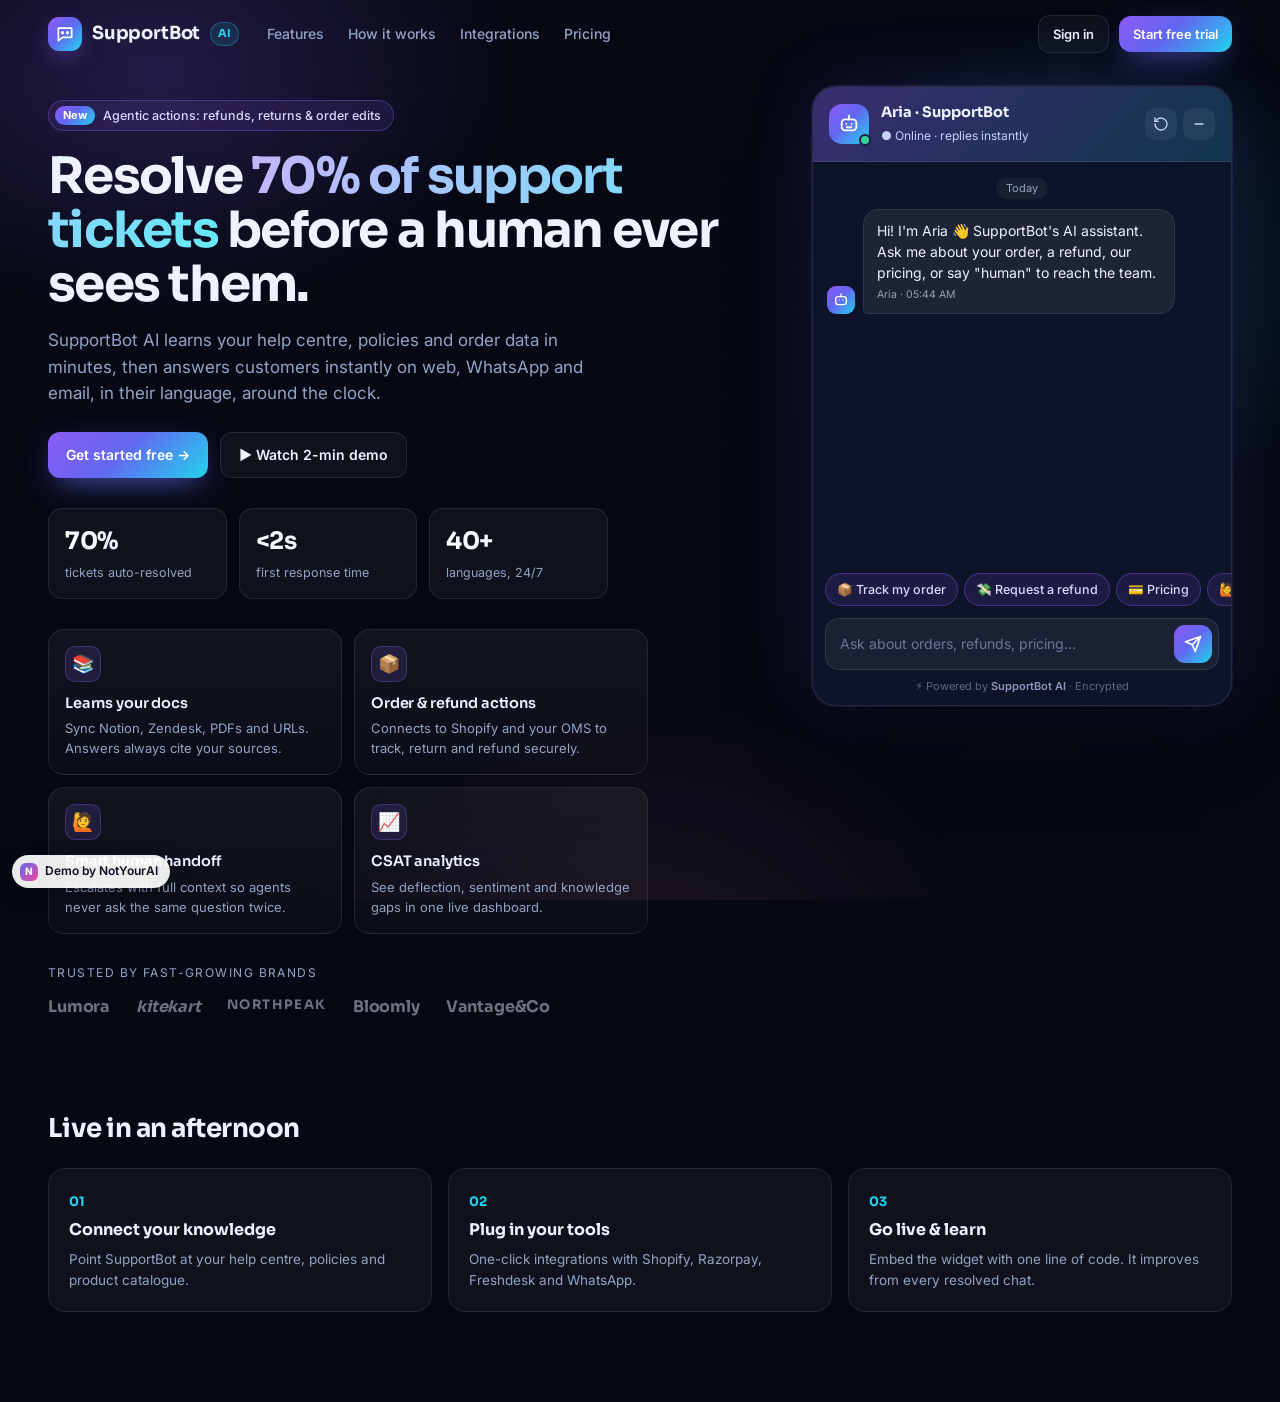
<file: work/supportbot/index.html>
<!DOCTYPE html>
<html lang="en">
<head>
<meta charset="UTF-8">
<meta name="viewport" content="width=device-width, initial-scale=1">
<title>SupportBot AI · 24/7 AI Customer Support (Demo by NotYourAI)</title>
<meta name="description" content="SupportBot AI is a concept AI customer-support chatbot that resolves orders, refunds and pricing questions instantly. A portfolio demo by NotYourAI.">
<link rel="icon" href="data:image/svg+xml,<svg xmlns='http://www.w3.org/2000/svg' viewBox='0 0 100 100'><text y='.9em' font-size='90'>💬</text></svg>">
<link rel="preconnect" href="https://fonts.googleapis.com">
<link rel="preconnect" href="https://fonts.gstatic.com" crossorigin>
<link href="https://fonts.googleapis.com/css2?family=Sora:wght@500;600;700;800&family=Inter:wght@400;500;600;700&display=swap" rel="stylesheet">
<style>
*,*::before,*::after{box-sizing:border-box;margin:0;padding:0}
:root{
  --bg:#060914;--bg2:#0b1022;--panel:rgba(255,255,255,.04);--line:rgba(255,255,255,.09);
  --ink:#eef2ff;--muted:#94a3c4;--violet:#8b5cf6;--cyan:#22d3ee;--pink:#f472b6;--green:#34d399;
  --grad:linear-gradient(135deg,#8b5cf6 0%,#6366f1 45%,#22d3ee 100%);
}
html{-webkit-text-size-adjust:100%}
body{font-family:Inter,system-ui,-apple-system,Segoe UI,Roboto,sans-serif;background:var(--bg);color:var(--ink);font-size:15px;line-height:1.55;-webkit-font-smoothing:antialiased;min-height:100vh;position:relative}
body::before{content:"";position:fixed;inset:0;pointer-events:none;z-index:0;
  background:radial-gradient(600px 400px at 12% 8%,rgba(139,92,246,.22),transparent 60%),
             radial-gradient(500px 420px at 85% 30%,rgba(34,211,238,.14),transparent 60%),
             radial-gradient(600px 500px at 50% 110%,rgba(244,114,182,.10),transparent 60%)}
body::after{content:"";position:fixed;inset:0;pointer-events:none;z-index:0;opacity:.35;
  background-image:linear-gradient(rgba(255,255,255,.035) 1px,transparent 1px),linear-gradient(90deg,rgba(255,255,255,.035) 1px,transparent 1px);
  background-size:44px 44px;-webkit-mask-image:radial-gradient(ellipse at 30% 20%,#000 20%,transparent 70%);mask-image:radial-gradient(ellipse at 30% 20%,#000 20%,transparent 70%)}
button{font:inherit;cursor:pointer;border:0;background:none;color:inherit}
input{font:inherit}
a{color:inherit;text-decoration:none}
h1,h2,h3,.sora{font-family:Sora,Inter,sans-serif}

.wrap{position:relative;z-index:1;max-width:1240px;margin:0 auto;padding:0 28px}
nav.top{display:flex;align-items:center;gap:28px;height:68px}
.brand{display:flex;align-items:center;gap:10px;font-family:Sora,sans-serif;font-weight:700;font-size:18px;letter-spacing:-.01em}
.brand .mark{width:34px;height:34px;border-radius:11px;background:var(--grad);display:grid;place-items:center;box-shadow:0 8px 24px -8px rgba(139,92,246,.9)}
.brand em{font-style:normal;font-size:11px;font-weight:700;padding:2px 7px;border-radius:99px;background:rgba(34,211,238,.12);color:var(--cyan);border:1px solid rgba(34,211,238,.3)}
.links{display:flex;gap:24px;color:var(--muted);font-size:14px;font-weight:500}
.links a:hover{color:#fff}
.nav-cta{margin-left:auto;display:flex;gap:10px;align-items:center}
.btn{display:inline-flex;align-items:center;justify-content:center;gap:8px;padding:11px 18px;border-radius:12px;font-weight:600;font-size:14px;transition:transform .15s,box-shadow .2s,background .2s;white-space:nowrap}
.btn.grad{background:var(--grad);color:#fff;box-shadow:0 10px 30px -10px rgba(99,102,241,.9)}
.btn.grad:hover{transform:translateY(-1px);box-shadow:0 14px 34px -10px rgba(99,102,241,1)}
.btn.line{border:1px solid var(--line);background:rgba(255,255,255,.04)}
.btn.line:hover{background:rgba(255,255,255,.08)}
.btn.sm{padding:8px 14px;font-size:13px}

.hero{display:grid;grid-template-columns:minmax(0,1.05fr) minmax(0,420px);gap:56px;align-items:start;padding:18px 0 80px}
.pitch{padding-top:14px}
.eyebrow{display:inline-flex;align-items:center;gap:8px;padding:5px 12px 5px 6px;border-radius:99px;background:rgba(139,92,246,.12);border:1px solid rgba(139,92,246,.35);font-size:12.5px;color:#ddd6fe;font-weight:500}
.eyebrow b{background:var(--grad);color:#fff;padding:1px 8px;border-radius:99px;font-size:11px}
.pitch h1{font-size:clamp(32px,4.2vw,50px);line-height:1.08;letter-spacing:-.035em;margin:18px 0 16px;font-weight:700}
.pitch h1 span{background:linear-gradient(90deg,#c4b5fd,#67e8f9);-webkit-background-clip:text;background-clip:text;color:transparent}
.lead{color:var(--muted);font-size:17px;max-width:540px}
.cta-row{display:flex;gap:12px;margin:26px 0 30px;flex-wrap:wrap}
.stats{display:grid;grid-template-columns:repeat(3,minmax(0,1fr));gap:12px;max-width:560px;margin-bottom:30px}
.stat{padding:14px 16px;border-radius:14px;background:var(--panel);border:1px solid var(--line)}
.stat b{display:block;font-family:Sora,sans-serif;font-size:24px;letter-spacing:-.02em;background:linear-gradient(90deg,#fff,#c7d2fe);-webkit-background-clip:text;background-clip:text;color:transparent}
.stat small{color:var(--muted);font-size:12.5px}
.features{display:grid;grid-template-columns:repeat(2,minmax(0,1fr));gap:12px;max-width:600px}
.feat{padding:16px;border-radius:16px;background:linear-gradient(180deg,rgba(255,255,255,.05),rgba(255,255,255,.02));border:1px solid var(--line);transition:border-color .25s,transform .25s}
.feat:hover{border-color:rgba(139,92,246,.5);transform:translateY(-2px)}
.feat .ic{width:36px;height:36px;border-radius:10px;display:grid;place-items:center;font-size:18px;margin-bottom:10px;background:rgba(139,92,246,.14);border:1px solid rgba(139,92,246,.3)}
.feat h3{font-size:14.5px;font-weight:600;margin-bottom:4px;letter-spacing:-.01em}
.feat p{font-size:13px;color:var(--muted)}
.trusted{margin-top:30px;color:var(--muted);font-size:12px;text-transform:uppercase;letter-spacing:.12em}
.logos{display:flex;flex-wrap:wrap;gap:10px 26px;margin-top:12px;font-family:Sora,sans-serif;font-weight:700;font-size:16px;color:rgba(238,242,255,.45);letter-spacing:-.01em}
.logos span:nth-child(2){font-style:italic}.logos span:nth-child(3){letter-spacing:.12em;font-size:13px}

/* Chat widget */
.chat-col{position:sticky;top:16px}
.chat{height:min(620px,calc(100vh - 96px));min-height:520px;display:flex;flex-direction:column;border-radius:24px;background:#0d1328;border:1px solid rgba(255,255,255,.1);box-shadow:0 40px 80px -30px rgba(0,0,0,.8),0 0 0 1px rgba(139,92,246,.15),0 0 80px -20px rgba(99,102,241,.35);overflow:hidden;position:relative}
.chat-head{display:flex;align-items:center;gap:12px;padding:14px 16px;background:linear-gradient(135deg,rgba(139,92,246,.35),rgba(34,211,238,.18));border-bottom:1px solid var(--line)}
.bot-av{width:40px;height:40px;border-radius:13px;background:var(--grad);display:grid;place-items:center;position:relative;flex:none}
.bot-av.sm{width:28px;height:28px;border-radius:9px}
.bot-av.sm svg{width:16px;height:16px}
.online{position:absolute;right:-2px;bottom:-2px;width:12px;height:12px;border-radius:50%;background:var(--green);border:2px solid #1b1f3f}
.chat-head b{display:block;font-family:Sora,sans-serif;font-size:14.5px}
.chat-head small{color:#c7d2fe;font-size:12px}
.head-actions{margin-left:auto;display:flex;gap:6px}
.hbtn{width:32px;height:32px;border-radius:10px;display:grid;place-items:center;color:#c7d2fe;background:rgba(255,255,255,.06)}
.hbtn:hover{background:rgba(255,255,255,.12)}
.hbtn svg{width:16px;height:16px;fill:none;stroke:currentColor;stroke-width:2;stroke-linecap:round;stroke-linejoin:round}
.msgs{flex:1;overflow-y:auto;padding:16px 14px 8px;display:flex;flex-direction:column;gap:10px;scroll-behavior:smooth;overscroll-behavior:contain}
.msgs::-webkit-scrollbar{width:6px}.msgs::-webkit-scrollbar-thumb{background:rgba(255,255,255,.12);border-radius:9px}
.day{align-self:center;font-size:11px;color:var(--muted);background:rgba(255,255,255,.05);padding:2px 10px;border-radius:99px}
.row{display:flex;gap:8px;align-items:flex-end;animation:pop .3s cubic-bezier(.2,.8,.2,1)}
.row.user{justify-content:flex-end}
@keyframes pop{from{opacity:0;transform:translateY(8px) scale(.98)}to{opacity:1;transform:none}}
.bubble{max-width:80%;padding:10px 13px;border-radius:16px;font-size:14px;line-height:1.5;overflow-wrap:anywhere}
.bot .bubble{background:rgba(255,255,255,.07);border:1px solid rgba(255,255,255,.08);border-bottom-left-radius:5px}
.user .bubble{background:var(--grad);color:#fff;border-bottom-right-radius:5px;box-shadow:0 8px 20px -10px rgba(99,102,241,.9)}
.bubble .meta{display:block;font-size:10.5px;opacity:.6;margin-top:4px}
.user .bubble .meta{text-align:right}
.caret{display:inline-block;width:7px;height:14px;background:#a5b4fc;border-radius:2px;vertical-align:-2px;margin-left:2px;animation:blink .8s steps(2) infinite}
@keyframes blink{50%{opacity:0}}
.typing{display:flex;gap:4px;padding:13px 14px}
.typing i{width:7px;height:7px;border-radius:50%;background:#a5b4fc;animation:dot 1s infinite ease-in-out}
.typing i:nth-child(2){animation-delay:.15s}.typing i:nth-child(3){animation-delay:.3s}
@keyframes dot{0%,80%,100%{transform:translateY(0);opacity:.4}40%{transform:translateY(-5px);opacity:1}}
.rich{margin-top:8px;border-radius:12px;background:rgba(0,0,0,.25);border:1px solid rgba(255,255,255,.08);padding:10px 12px;animation:pop .35s ease}
.track{display:flex;justify-content:space-between;position:relative;margin:10px 4px 4px}
.track::before{content:"";position:absolute;left:8px;right:8px;top:7px;height:2px;background:rgba(255,255,255,.12)}
.track::after{content:"";position:absolute;left:8px;top:7px;height:2px;width:calc(66% - 8px);background:linear-gradient(90deg,var(--green),var(--cyan))}
.track span{position:relative;z-index:1;display:flex;flex-direction:column;align-items:center;gap:5px;font-size:10.5px;color:var(--muted);width:25%;text-align:center}
.track span i{width:16px;height:16px;border-radius:50%;background:#1e2442;border:2px solid rgba(255,255,255,.2);display:grid;place-items:center;font-style:normal;font-size:9px}
.track span.ok i{background:var(--green);border-color:var(--green);color:#052e1f}
.track span.now i{background:var(--cyan);border-color:var(--cyan);box-shadow:0 0 0 4px rgba(34,211,238,.2)}
.track span.ok,.track span.now{color:#e2e8f0}
.rich-top{display:flex;justify-content:space-between;gap:8px;font-size:12.5px}
.rich-top b{font-weight:600}
.rich-top .tag{font-size:11px;color:var(--cyan);font-weight:600}
.plans{display:grid;gap:6px}
.plan{display:flex;align-items:center;gap:8px;font-size:12.5px;padding:7px 9px;border-radius:9px;background:rgba(255,255,255,.04)}
.plan b{font-weight:600}.plan span{margin-left:auto;font-weight:700}
.plan.pop{background:rgba(139,92,246,.18);border:1px solid rgba(139,92,246,.45)}
.plan em{font-style:normal;font-size:10px;background:var(--grad);padding:0 6px;border-radius:99px}
.agent{display:flex;align-items:center;gap:10px;font-size:12.5px}
.agent .av{width:34px;height:34px;border-radius:50%;background:linear-gradient(135deg,#f472b6,#fb923c);display:grid;place-items:center;font-weight:700;flex:none;position:relative}
.agent .av::after{content:"";position:absolute;right:0;bottom:0;width:9px;height:9px;border-radius:50%;background:var(--green);border:2px solid #111}
.agent small{display:block;color:var(--muted)}
.steps-ref{display:grid;gap:4px;font-size:12.5px}
.steps-ref div{display:flex;gap:8px}
.chips{display:flex;gap:6px;padding:8px 12px 4px;overflow-x:auto;scrollbar-width:none;flex:none}
.chips::-webkit-scrollbar{display:none}
.chip{flex:none;padding:6px 11px;border-radius:99px;font-size:12.5px;font-weight:500;color:#ddd6fe;background:rgba(139,92,246,.12);border:1px solid rgba(139,92,246,.35);transition:background .2s,transform .15s}
.chip:hover{background:rgba(139,92,246,.25);transform:translateY(-1px)}
.chip:disabled{opacity:.5;cursor:default;transform:none}
.composer{display:flex;align-items:center;gap:8px;margin:8px 12px 6px;padding:6px 6px 6px 14px;border-radius:14px;background:rgba(255,255,255,.06);border:1px solid var(--line);transition:border-color .2s,box-shadow .2s;flex:none}
.composer:focus-within,.composer.focus{border-color:rgba(139,92,246,.6);box-shadow:0 0 0 4px rgba(139,92,246,.15)}
.composer input{flex:1;min-width:0;background:none;border:0;outline:0;color:#fff;font-size:14px}
.composer input::placeholder{color:#6b7699}
.send{width:38px;height:38px;border-radius:11px;background:var(--grad);display:grid;place-items:center;flex:none;transition:transform .15s,opacity .2s}
.send:hover{transform:scale(1.05)}
.send:disabled{opacity:.45;transform:none;cursor:default}
.send svg{width:18px;height:18px;fill:none;stroke:#fff;stroke-width:2.2;stroke-linecap:round;stroke-linejoin:round}
.chat-foot{text-align:center;font-size:11px;color:#5d6888;padding:2px 0 10px;flex:none}
.chat-foot b{color:#8b95b8;font-weight:600}

.section{position:relative;z-index:1;padding:10px 0 90px}
.how{display:grid;grid-template-columns:repeat(3,minmax(0,1fr));gap:16px}
.how div{padding:20px;border-radius:18px;border:1px solid var(--line);background:var(--panel)}
.how b{font-family:Sora,sans-serif;font-size:13px;color:var(--cyan)}
.how h3{font-size:16px;margin:6px 0}
.how p{color:var(--muted);font-size:13.5px}
.section h2{font-size:26px;letter-spacing:-.02em;margin-bottom:18px}

.badge{position:fixed;left:12px;bottom:12px;z-index:9000;display:inline-flex;align-items:center;gap:7px;padding:7px 12px 7px 8px;border-radius:99px;background:rgba(255,255,255,.92);color:#0b1022;font-size:12px;font-weight:600;box-shadow:0 8px 24px -8px rgba(0,0,0,.6);transition:transform .2s}
.badge:hover{transform:translateY(-2px)}
.badge span{width:18px;height:18px;border-radius:6px;background:linear-gradient(135deg,#6366f1,#ec4899);display:grid;place-items:center;font-size:10px;font-weight:800;color:#fff}

.tour-cursor{position:fixed;left:0;top:0;z-index:10000;pointer-events:none;opacity:0;transition-property:transform,opacity;transition-duration:.6s,.3s;transition-timing-function:cubic-bezier(.45,0,.2,1),ease;filter:drop-shadow(0 3px 6px rgba(0,0,0,.6))}
.tour-cursor.show{opacity:1}
.tour-cursor svg{display:block}
.tour-cursor .ripple{position:absolute;left:-14px;top:-14px;width:36px;height:36px;border-radius:50%;border:3px solid rgba(34,211,238,.95);opacity:0}
.tour-cursor.click .ripple{animation:ripple .45s ease-out}
@keyframes ripple{from{transform:scale(.3);opacity:1}to{transform:scale(1.4);opacity:0}}

@media (max-width:1020px){
  .hero{grid-template-columns:minmax(0,1fr);gap:36px}
  .chat-col{position:relative;top:0;max-width:520px;width:100%;margin:0 auto}
  .chat{height:600px}
  .links{display:none}
  .how{grid-template-columns:minmax(0,1fr)}
}
@media (max-width:560px){
  .wrap{padding:0 16px}
  nav.top{gap:12px}
  .nav-cta .btn.line{display:none}
  .brand em{display:none}
  .lead{font-size:15.5px}
  .stats{gap:8px}
  .stat{padding:10px 10px}
  .stat b{font-size:19px}
  .stat small{font-size:11.5px}
  .features{grid-template-columns:minmax(0,1fr)}
  .chat{height:560px;min-height:0;border-radius:20px}
  .bubble{max-width:86%}
}
</style>
</head>
<body>
<div class="wrap">
  <nav class="top">
    <a class="brand" href="#">
      <span class="mark"><svg viewBox="0 0 24 24" width="20" height="20" fill="none" stroke="#fff" stroke-width="2" stroke-linecap="round" stroke-linejoin="round"><path d="M4 5h16v11H9l-5 4z"/><circle cx="9" cy="10.5" r="1" fill="#fff"/><circle cx="15" cy="10.5" r="1" fill="#fff"/></svg></span>
      SupportBot <em>AI</em>
    </a>
    <div class="links"><a href="#features">Features</a><a href="#how">How it works</a><a href="#">Integrations</a><a href="#">Pricing</a></div>
    <div class="nav-cta"><a class="btn line sm" href="#">Sign in</a><a class="btn grad sm" href="#">Start free trial</a></div>
  </nav>

  <section class="hero">
    <div class="pitch">
      <span class="eyebrow"><b>New</b> Agentic actions: refunds, returns &amp; order edits</span>
      <h1>Resolve <span>70% of support tickets</span> before a human ever sees them.</h1>
      <p class="lead">SupportBot AI learns your help centre, policies and order data in minutes, then answers customers instantly on web, WhatsApp and email, in their language, around the clock.</p>
      <div class="cta-row">
        <a class="btn grad" href="#">Get started free →</a>
        <a class="btn line" href="#">▶ Watch 2-min demo</a>
      </div>
      <div class="stats">
        <div class="stat"><b>70%</b><small>tickets auto-resolved</small></div>
        <div class="stat"><b>&lt;2s</b><small>first response time</small></div>
        <div class="stat"><b>40+</b><small>languages, 24/7</small></div>
      </div>
      <div class="features" id="features">
        <div class="feat"><div class="ic">📚</div><h3>Learns your docs</h3><p>Sync Notion, Zendesk, PDFs and URLs. Answers always cite your sources.</p></div>
        <div class="feat"><div class="ic">📦</div><h3>Order &amp; refund actions</h3><p>Connects to Shopify and your OMS to track, return and refund securely.</p></div>
        <div class="feat"><div class="ic">🙋</div><h3>Smart human handoff</h3><p>Escalates with full context so agents never ask the same question twice.</p></div>
        <div class="feat"><div class="ic">📈</div><h3>CSAT analytics</h3><p>See deflection, sentiment and knowledge gaps in one live dashboard.</p></div>
      </div>
      <p class="trusted">Trusted by fast-growing brands</p>
      <div class="logos"><span>Lumora</span><span>kitekart</span><span>NORTHPEAK</span><span>Bloomly</span><span>Vantage&amp;Co</span></div>
    </div>

    <div class="chat-col">
      <div class="chat" id="chat" aria-label="SupportBot live chat demo">
        <div class="chat-head">
          <div class="bot-av"><svg viewBox="0 0 24 24" width="22" height="22" fill="none" stroke="#fff" stroke-width="2" stroke-linecap="round" stroke-linejoin="round"><rect x="4" y="7" width="16" height="12" rx="4"/><path d="M12 3v4M9 12h.01M15 12h.01M9.5 15.5h5"/></svg><span class="online"></span></div>
          <div><b>Aria · SupportBot</b><small>● Online · replies instantly</small></div>
          <div class="head-actions">
            <button class="hbtn" id="resetChat" title="Restart conversation" aria-label="Restart conversation"><svg viewBox="0 0 24 24"><path d="M3 12a9 9 0 1 0 3-6.7L3 8"/><path d="M3 3v5h5"/></svg></button>
            <button class="hbtn" title="Minimise" aria-label="Minimise"><svg viewBox="0 0 24 24"><path d="M6 12h12"/></svg></button>
          </div>
        </div>
        <div class="msgs" id="msgs" aria-live="polite"></div>
        <div class="chips" id="chips">
          <button class="chip" data-q="Where is my order #4821?">📦 Track my order</button>
          <button class="chip" data-q="I'd like a refund">💸 Request a refund</button>
          <button class="chip" data-q="What does pricing look like?">💳 Pricing</button>
          <button class="chip" data-q="Can I talk to a human?">🙋 Talk to a human</button>
        </div>
        <form class="composer" id="composer" autocomplete="off">
          <input id="input" placeholder="Ask about orders, refunds, pricing…" aria-label="Message">
          <button class="send" id="send" type="submit" aria-label="Send"><svg viewBox="0 0 24 24"><path d="M22 2L11 13M22 2l-7 20-4-9-9-4z"/></svg></button>
        </form>
        <div class="chat-foot">⚡ Powered by <b>SupportBot AI</b> · Encrypted</div>
      </div>
    </div>
  </section>
</div>

<section class="section" id="how">
  <div class="wrap">
    <h2 class="sora">Live in an afternoon</h2>
    <div class="how">
      <div><b>01</b><h3>Connect your knowledge</h3><p>Point SupportBot at your help centre, policies and product catalogue.</p></div>
      <div><b>02</b><h3>Plug in your tools</h3><p>One-click integrations with Shopify, Razorpay, Freshdesk and WhatsApp.</p></div>
      <div><b>03</b><h3>Go live &amp; learn</h3><p>Embed the widget with one line of code. It improves from every resolved chat.</p></div>
    </div>
  </div>
</section>

<a class="badge" href="https://notyouraihq.github.io" target="_blank" rel="noopener"><span>N</span>Demo by NotYourAI</a>
<div class="tour-cursor" id="tourCursor" aria-hidden="true"><svg viewBox="0 0 24 24" width="26" height="26"><path d="M4 2l16 9.5-7 1.6-3.6 6.9z" fill="#fff" stroke="#0b1022" stroke-width="1.6" stroke-linejoin="round"/></svg><span class="ripple"></span></div>

<script>
(() => {
  const $ = s => document.querySelector(s);
  const sleep = ms => new Promise(r => setTimeout(r, ms));
  const msgs = $('#msgs'), input = $('#input'), sendBtn = $('#send');
  const BOT_SVG = '<svg viewBox="0 0 24 24" fill="none" stroke="#fff" stroke-width="2" stroke-linecap="round" stroke-linejoin="round"><rect x="4" y="7" width="16" height="12" rx="4"/><path d="M12 3v4M9 12h.01M15 12h.01"/></svg>';
  const esc = s => s.replace(/[&<>"]/g, c => ({'&':'&amp;','<':'&lt;','>':'&gt;','"':'&quot;'}[c]));
  const now = () => new Date().toLocaleTimeString([], {hour:'2-digit', minute:'2-digit'});
  let speed = 1;

  function scrollDown() { msgs.scrollTop = msgs.scrollHeight; }

  function addUser(text) {
    const row = document.createElement('div');
    row.className = 'row user';
    row.innerHTML = `<div class="bubble">${esc(text)}<span class="meta">${now()} · ✓✓</span></div>`;
    msgs.appendChild(row); scrollDown();
  }
  function botRow() {
    const row = document.createElement('div');
    row.className = 'row bot';
    row.innerHTML = `<div class="bot-av sm">${BOT_SVG}</div><div class="bubble"></div>`;
    msgs.appendChild(row); scrollDown();
    return row.querySelector('.bubble');
  }

  /* ---------- Scripted brain ---------- */
  function reply(q) {
    const t = q.toLowerCase();
    const num = (q.match(/#?\s?(\d{4,})/) || [])[1] || '4821';
    if (/human|agent|person|someone|representative|real people|call me|talk to (a|an|someone)/.test(t)) return {
      text: "Of course! I'm handing you over to a teammate now. I've shared our conversation so you won't need to repeat yourself. Average wait time is under 2 minutes.",
      card: `<div class="agent"><span class="av">RK</span><div><b>Rahul from Support</b><small>Joining the chat… · usually replies in ~1 min</small></div></div>`};
    if (/refund|return|money back|cancel|exchange|damaged|broken/.test(t)) return {
      text: "No problem. Items can be returned within 30 days for a full refund. I can start it for you right here, and the money is back on your original payment method within 3–5 business days.",
      card: `<div class="steps-ref"><div>✅ <span>Order #${num} is eligible for return</span></div><div>🚚 <span>Free pickup: tomorrow, 10am–2pm</span></div><div>💳 <span>Refund to UPI · ₹2,499 expected by 13 Nov</span></div></div>`};
    if (/order|track|status|deliver|shipping|shipment|package|parcel|where is/.test(t)) return {
      text: `Good news! Order #${num} has left our Bengaluru warehouse and is out for delivery today. It should reach you between 4 and 7 pm, and I'll send a WhatsApp update when it's 10 minutes away.`,
      card: `<div class="rich-top"><b>📦 Order #${num} · Wireless earbuds</b><span class="tag">Out for delivery</span></div>
        <div class="track"><span class="ok"><i>✓</i>Ordered</span><span class="ok"><i>✓</i>Shipped</span><span class="now"><i></i>Out for delivery</span><span><i></i>Delivered</span></div>`};
    if (/price|pricing|plan|cost|how much|subscription|trial|billing/.test(t)) return {
      text: "SupportBot has simple, usage-based plans and every plan starts with a 14-day free trial, no card needed. Here's a quick comparison:",
      card: `<div class="plans"><div class="plan"><b>Starter</b>· 1,000 chats<span>₹2,999/mo</span></div>
        <div class="plan pop"><b>Growth</b><em>Popular</em>· 10k chats<span>₹9,999/mo</span></div>
        <div class="plan"><b>Enterprise</b>· SSO, SLA<span>Custom</span></div></div>`};
    if (/thank|thx|great|awesome|perfect/.test(t)) return {text: "You're welcome! 😊 Is there anything else I can help you with today?"};
    if (/^(hi|hey|hello|yo|namaste)\b/.test(t)) return {text: "Hey there! 👋 I can track orders, process refunds, explain pricing or connect you with a human. What do you need?"};
    return {text: "I'm not 100% sure about that one yet, but I'm learning fast! I can help with order status, refunds and returns, pricing, or connect you to a human teammate. Try one of the quick replies below 👇"};
  }

  let busy = false;
  function setBusy(b) {
    busy = b; sendBtn.disabled = b;
    document.querySelectorAll('.chip').forEach(c => c.disabled = b);
  }
  async function botSay(r, typingMs = 850) {
    const typing = document.createElement('div');
    typing.className = 'row bot';
    typing.innerHTML = `<div class="bot-av sm">${BOT_SVG}</div><div class="bubble typing" aria-label="Aria is typing"><i></i><i></i><i></i></div>`;
    msgs.appendChild(typing); scrollDown();
    await sleep(typingMs * speed);
    typing.remove();
    const bubble = botRow();
    const words = r.text.split(' ');
    const textNode = document.createElement('span');
    const caret = document.createElement('span'); caret.className = 'caret';
    bubble.append(textNode, caret);
    for (let i = 0; i < words.length; i++) {
      textNode.textContent += (i ? ' ' : '') + words[i];
      if (i % 3 === 0) scrollDown();
      await sleep((32 + (words[i].length > 7 ? 14 : 0)) * speed);
    }
    caret.remove();
    if (r.card) {
      await sleep(120 * speed);
      const card = document.createElement('div');
      card.className = 'rich'; card.innerHTML = r.card;
      bubble.appendChild(card);
    }
    const meta = document.createElement('span'); meta.className = 'meta'; meta.textContent = `Aria · ${now()}`;
    bubble.appendChild(meta);
    scrollDown();
  }
  async function send(text) {
    text = (text || '').trim();
    if (!text || busy) return;
    setBusy(true);
    addUser(text);
    input.value = '';
    await sleep(250 * speed);
    try { await botSay(reply(text)); } finally { setBusy(false); }
  }
  function resetChat() {
    msgs.innerHTML = '<span class="day">Today</span>';
    const b = botRow();
    b.innerHTML = `Hi! I'm Aria 👋 SupportBot's AI assistant. Ask me about your order, a refund, our pricing, or say "human" to reach the team.<span class="meta">Aria · ${now()}</span>`;
  }

  $('#composer').addEventListener('submit', e => { e.preventDefault(); send(input.value); });
  document.querySelectorAll('.chip').forEach(c => c.addEventListener('click', () => send(c.dataset.q)));
  $('#resetChat').addEventListener('click', () => { if (!busy) resetChat(); });
  document.querySelectorAll('a[href="#"]').forEach(a => a.addEventListener('click', e => e.preventDefault()));
  resetChat();

  /* ---------- Demo tour ---------- */
  const cur = $('#tourCursor');
  function cursorTo(x, y, dur = 600) {
    cur.style.transitionDuration = dur + 'ms, 300ms';
    cur.style.transform = `translate(${x - 4}px, ${y - 3}px)`;
    return sleep(dur);
  }
  function cursorToEl(el, dur, ox = .5, oy = .5) {
    const r = el.getBoundingClientRect();
    return cursorTo(r.left + r.width * ox, r.top + r.height * oy, dur);
  }
  async function tap() { cur.classList.remove('click'); void cur.offsetWidth; cur.classList.add('click'); await sleep(160); }
  async function typeQuestion(text, cps = 36) {
    input.value = '';
    $('#composer').classList.add('focus');
    for (const ch of text) { input.value += ch; input.scrollLeft = input.scrollWidth; await sleep(cps + (ch === ' ' ? 10 : 0)); }
  }

  let touring = false;
  window.demoTour = async () => {
    if (touring) return;
    touring = true;
    try {
      while (busy) await sleep(50);
      resetChat();
      input.value = '';
      const chat = $('#chat');
      const top = chat.getBoundingClientRect().top + window.scrollY - 16;
      if (top > 0 && chat.getBoundingClientRect().bottom > innerHeight) window.scrollTo({top, behavior: 'instant'});
      else window.scrollTo({top: 0, behavior: 'instant'});
      cur.style.transitionDuration = '0ms, 0ms';
      cur.style.transform = `translate(${Math.round(innerWidth * .4)}px, ${Math.round(innerHeight * .55)}px)`;
      void cur.offsetWidth;
      cur.classList.add('show');
      await sleep(350);

      speed = 0.7;
      const questions = ['Hi! Where is my order #4821?', 'Can I get a refund?', 'Can I talk to a human?'];
      for (let i = 0; i < questions.length; i++) {
        await cursorToEl(input, i ? 350 : 600, .3, .5);
        await tap();
        input.focus({preventScroll: true});
        await typeQuestion(questions[i], 34);
        await sleep(160);
        await cursorToEl(sendBtn, 300);
        await tap();
        $('#composer').classList.remove('focus');
        await send(input.value);
        await sleep(i < questions.length - 1 ? 380 : 800);
      }
    } finally {
      speed = 1;
      $('#composer').classList.remove('focus');
      input.blur();
      cur.classList.remove('show');
      touring = false;
    }
  };
})();
</script>
</body>
</html>
</file>
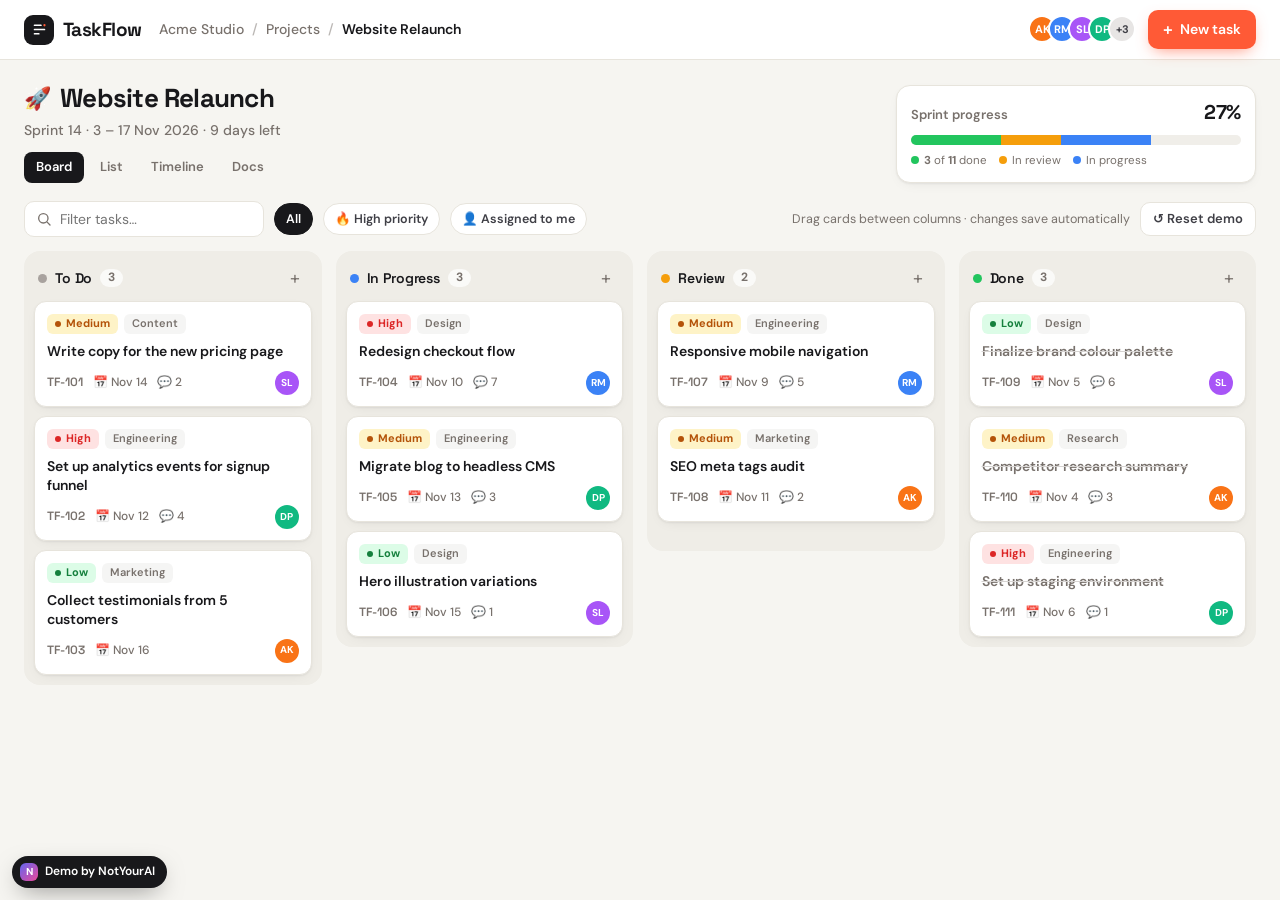
<file: work/taskflow/index.html>
<!DOCTYPE html>
<html lang="en">
<head>
<meta charset="UTF-8">
<meta name="viewport" content="width=device-width, initial-scale=1">
<title>TaskFlow · Kanban Project Management (Demo by NotYourAI)</title>
<meta name="description" content="TaskFlow is a concept Kanban project-management tool with drag-and-drop boards, priorities and sprint progress. A portfolio demo by NotYourAI.">
<link rel="icon" href="data:image/svg+xml,<svg xmlns='http://www.w3.org/2000/svg' viewBox='0 0 100 100'><text y='.9em' font-size='90'>🗂️</text></svg>">
<link rel="preconnect" href="https://fonts.googleapis.com">
<link rel="preconnect" href="https://fonts.gstatic.com" crossorigin>
<link href="https://fonts.googleapis.com/css2?family=DM+Sans:opsz,wght@9..40,400;9..40,500;9..40,600;9..40,700&family=Space+Grotesk:wght@500;600;700&display=swap" rel="stylesheet">
<style>
*,*::before,*::after{box-sizing:border-box;margin:0;padding:0}
:root{
  --bg:#f6f5f1;--surface:#fff;--col:#efede7;--ink:#18181b;--ink2:#3f3f46;--muted:#78716c;--line:#e7e4dc;
  --accent:#ff5a36;--accent-d:#e8441f;--accent-soft:#fff0eb;
  --todo:#a8a29e;--progress:#3b82f6;--review:#f59e0b;--done:#22c55e;
  --high:#dc2626;--high-bg:#fee2e2;--med:#b45309;--med-bg:#fef3c7;--low:#15803d;--low-bg:#dcfce7;
  --shadow:0 1px 2px rgba(24,24,27,.05),0 4px 14px -6px rgba(24,24,27,.10);
}
html{-webkit-text-size-adjust:100%}
body{font-family:"DM Sans",system-ui,-apple-system,Segoe UI,Roboto,sans-serif;background:var(--bg);color:var(--ink);font-size:14px;line-height:1.45;-webkit-font-smoothing:antialiased;min-height:100vh}
button,select,input{font:inherit;color:inherit}
button{cursor:pointer;border:0;background:none}
a{color:inherit;text-decoration:none}
h1,h2,h3,.sg{font-family:"Space Grotesk","DM Sans",sans-serif}

.appbar{height:60px;display:flex;align-items:center;gap:18px;padding:0 24px;background:var(--surface);border-bottom:1px solid var(--line);position:sticky;top:0;z-index:30}
.brand{display:flex;align-items:center;gap:9px;font-family:"Space Grotesk",sans-serif;font-weight:700;font-size:19px;letter-spacing:-.03em}
.brand .mark{width:30px;height:30px;border-radius:9px;background:var(--ink);display:grid;place-items:center}
.crumbs{display:flex;align-items:center;gap:8px;color:var(--muted);font-weight:500;min-width:0}
.crumbs b{color:var(--ink);font-weight:600;white-space:nowrap}
.crumbs .sep{opacity:.5}
.appbar .right{margin-left:auto;display:flex;align-items:center;gap:12px}
.avatars{display:flex}
.av{width:28px;height:28px;border-radius:50%;display:grid;place-items:center;color:#fff;font-weight:700;font-size:11px;border:2px solid #fff;flex:none}
.avatars .av{margin-left:-8px}.avatars .av:first-child{margin-left:0}
.avatars .more{background:#e7e5e4;color:var(--ink2)}
.btn{display:inline-flex;align-items:center;justify-content:center;gap:7px;padding:9px 15px;border-radius:10px;font-weight:600;font-size:14px;white-space:nowrap;transition:background .2s,transform .15s,box-shadow .2s}
.btn.primary{background:var(--accent);color:#fff;box-shadow:0 6px 16px -6px rgba(255,90,54,.7)}
.btn.primary:hover{background:var(--accent-d);transform:translateY(-1px)}
.btn.ghost{background:var(--surface);border:1px solid var(--line);color:var(--ink2)}
.btn.ghost:hover{background:#faf9f7}
.btn.sm{padding:7px 12px;font-size:13px}

.page{padding:20px 24px 80px}
.proj{display:flex;align-items:flex-end;gap:24px;margin-bottom:18px;flex-wrap:wrap}
.proj-l{min-width:0}
.proj h1{font-size:26px;letter-spacing:-.03em;display:flex;align-items:center;gap:10px}
.proj h1 .emo{font-size:22px}
.proj p{color:var(--muted);font-weight:500;margin-top:2px}
.tabs{display:flex;gap:4px;margin-top:12px}
.tabs button{padding:6px 12px;border-radius:8px;font-weight:600;color:var(--muted);font-size:13px}
.tabs button.on{background:var(--ink);color:#fff}
.progress-box{margin-left:auto;width:min(360px,100%);background:var(--surface);border:1px solid var(--line);border-radius:14px;padding:12px 14px;box-shadow:var(--shadow)}
.pb-top{display:flex;justify-content:space-between;align-items:baseline;gap:8px;font-weight:600;font-size:13px}
.pb-top b{font-family:"Space Grotesk",sans-serif;font-size:20px;letter-spacing:-.02em}
.pb-top span{color:var(--muted)}
.pbar{height:10px;border-radius:99px;background:#f0eee9;margin-top:8px;overflow:hidden;display:flex}
.pbar i{display:block;height:100%;transition:width .6s cubic-bezier(.2,.8,.2,1)}
.pbar .d{background:var(--done)}.pbar .r{background:var(--review)}.pbar .p{background:var(--progress)}
.pb-legend{display:flex;gap:12px;margin-top:8px;font-size:11.5px;color:var(--muted);flex-wrap:wrap}
.pb-legend i{display:inline-block;width:8px;height:8px;border-radius:50%;margin-right:5px}

.toolbar{display:flex;align-items:center;gap:10px;margin-bottom:14px;flex-wrap:wrap}
.search{display:flex;align-items:center;gap:8px;background:var(--surface);border:1px solid var(--line);border-radius:10px;padding:7px 11px;color:var(--muted);width:240px;max-width:100%}
.search input{border:0;outline:0;background:none;width:100%}
.search svg,.ic{width:16px;height:16px;fill:none;stroke:currentColor;stroke-width:2;stroke-linecap:round;stroke-linejoin:round;flex:none}
.fchip{padding:6px 11px;border-radius:99px;border:1px solid var(--line);background:var(--surface);font-weight:600;font-size:12.5px;color:var(--ink2)}
.fchip.on{background:var(--ink);color:#fff;border-color:var(--ink)}
.toolbar .hint{margin-left:auto;color:var(--muted);font-size:12.5px}

.board{display:grid;grid-template-columns:repeat(4,minmax(250px,1fr));gap:14px;overflow-x:auto;padding-bottom:6px;align-items:start;-webkit-overflow-scrolling:touch}
.col{background:var(--col);border-radius:16px;padding:10px;min-height:300px;transition:background .2s,box-shadow .2s}
.col.over{background:#e8e5dc;box-shadow:inset 0 0 0 2px var(--c)}
.col-head{display:flex;align-items:center;gap:8px;padding:4px 4px 10px}
.col-head .dot{width:9px;height:9px;border-radius:50%;background:var(--c)}
.col-head h3{font-size:14px;font-weight:600;letter-spacing:-.01em}
.count{font-size:12px;font-weight:700;color:var(--muted);background:rgba(255,255,255,.7);padding:0 8px;border-radius:99px;transition:transform .3s}
.count.pulse{animation:pulse .5s}
@keyframes pulse{50%{transform:scale(1.3);background:#fff;color:var(--ink)}}
.col-add{margin-left:auto;width:26px;height:26px;border-radius:8px;display:grid;place-items:center;color:var(--muted);font-size:18px;line-height:1}
.col-add:hover{background:rgba(255,255,255,.8);color:var(--ink)}
.list{display:flex;flex-direction:column;gap:9px;min-height:60px}
.empty{border:1.5px dashed #d6d3cb;border-radius:12px;padding:16px;text-align:center;color:var(--muted);font-size:12.5px}

.card{position:relative;background:var(--surface);border:1px solid var(--line);border-radius:12px;padding:11px 12px;box-shadow:var(--shadow);cursor:grab;transition:box-shadow .2s,transform .2s,opacity .2s;user-select:none}
.card:hover{box-shadow:0 2px 4px rgba(24,24,27,.06),0 12px 24px -10px rgba(24,24,27,.22)}
.card:active{cursor:grabbing}
.card.dragging{opacity:.35;transform:scale(.98)}
.card.lift{transform:scale(1.04) rotate(-1.5deg);box-shadow:0 20px 40px -12px rgba(24,24,27,.35);z-index:20}
.card.new{animation:cardIn .55s cubic-bezier(.2,.9,.3,1.2)}
@keyframes cardIn{from{opacity:0;transform:translateY(-10px) scale(.92)}to{opacity:1;transform:none}}
.card.glow{box-shadow:0 0 0 2px var(--accent),0 12px 24px -10px rgba(255,90,54,.45)}
.c-top{display:flex;align-items:center;gap:6px;margin-bottom:7px}
.prio{font-size:11px;font-weight:700;padding:2px 8px;border-radius:6px;display:inline-flex;align-items:center;gap:5px}
.prio::before{content:"";width:6px;height:6px;border-radius:50%;background:currentColor}
.prio.high{color:var(--high);background:var(--high-bg)}
.prio.medium{color:var(--med);background:var(--med-bg)}
.prio.low{color:var(--low);background:var(--low-bg)}
.tag{font-size:11px;font-weight:600;color:var(--muted);background:#f5f5f4;padding:2px 8px;border-radius:6px}
.del{margin-left:auto;width:22px;height:22px;border-radius:6px;color:var(--muted);font-size:16px;line-height:1;opacity:0;transition:opacity .15s,background .15s}
.card:hover .del,.del:focus-visible{opacity:1}
.del:hover{background:#f5f5f4;color:var(--high)}
.card h4{font-size:14px;font-weight:600;line-height:1.35;color:var(--ink);overflow-wrap:anywhere}
.col[data-status="done"] .card h4{color:var(--muted);text-decoration:line-through;text-decoration-color:#d6d3d1}
.c-foot{display:flex;align-items:center;gap:10px;margin-top:10px;font-size:12px;color:var(--muted);font-weight:500}
.c-foot .cid{font-family:"Space Grotesk",sans-serif;font-weight:600}
.c-foot .av{margin-left:auto;width:24px;height:24px;font-size:10px;border:0}
.placeholder{height:52px;border-radius:12px;border:2px dashed var(--c);background:rgba(255,255,255,.5);flex:none}

/* Modal */
.modal-bg{position:fixed;inset:0;background:rgba(24,24,27,.45);backdrop-filter:blur(3px);display:grid;place-items:center;padding:16px;z-index:60;opacity:0;visibility:hidden;transition:opacity .2s,visibility .2s}
.modal-bg.open{opacity:1;visibility:visible}
.modal{width:min(460px,100%);max-height:calc(100vh - 32px);overflow:auto;background:var(--surface);border-radius:18px;padding:20px;box-shadow:0 30px 70px -20px rgba(24,24,27,.45);transform:translateY(14px) scale(.97);transition:transform .25s cubic-bezier(.2,.8,.2,1)}
.modal-bg.open .modal{transform:none}
.modal.shake{animation:shake .35s}
@keyframes shake{25%{transform:translateX(-6px)}75%{transform:translateX(6px)}}
.m-head{display:flex;align-items:center;margin-bottom:14px}
.m-head h2{font-size:19px;letter-spacing:-.02em}
.m-head button{margin-left:auto;width:30px;height:30px;border-radius:8px;font-size:20px;color:var(--muted)}
.m-head button:hover{background:#f5f5f4}
.fld{display:block;margin-bottom:12px}
.fld>span{display:block;font-size:12px;font-weight:700;color:var(--ink2);margin-bottom:5px;text-transform:uppercase;letter-spacing:.05em}
.fld input,.fld select{width:100%;padding:10px 12px;border-radius:10px;border:1px solid var(--line);background:#fcfbfa;outline:0;transition:border-color .2s,box-shadow .2s;font-size:14px}
.fld input:focus,.fld select:focus,.fld .flash{border-color:var(--accent);box-shadow:0 0 0 4px rgba(255,90,54,.15)}
.fld input.err{border-color:var(--high);box-shadow:0 0 0 4px rgba(220,38,38,.12)}
.two{display:grid;grid-template-columns:minmax(0,1fr) minmax(0,1fr);gap:10px}
.seg{display:grid;grid-template-columns:repeat(3,minmax(0,1fr));gap:6px}
.seg label{position:relative}
.seg input{position:absolute;opacity:0;pointer-events:none}
.seg span{display:flex;align-items:center;justify-content:center;gap:6px;padding:9px 6px;border-radius:10px;border:1px solid var(--line);font-weight:600;font-size:13px;cursor:pointer;transition:all .15s;background:#fcfbfa}
.seg span::before{content:"";width:8px;height:8px;border-radius:50%;background:var(--pc)}
.seg input:checked+span{border-color:var(--pc);background:var(--pbg);color:var(--pc);box-shadow:0 0 0 3px var(--pbg)}
.seg input:focus-visible+span{outline:2px solid var(--ink)}
.m-foot{display:flex;justify-content:flex-end;gap:8px;margin-top:16px}

.toast{position:fixed;right:20px;bottom:20px;background:var(--ink);color:#fff;padding:11px 15px;border-radius:12px;font-weight:600;font-size:13px;box-shadow:0 16px 36px -12px rgba(0,0,0,.5);transform:translateY(16px);opacity:0;transition:all .3s;z-index:70;pointer-events:none;max-width:calc(100vw - 40px)}
.toast.show{transform:none;opacity:1}

.badge{position:fixed;left:12px;bottom:12px;z-index:9000;display:inline-flex;align-items:center;gap:7px;padding:7px 12px 7px 8px;border-radius:99px;background:var(--ink);color:#fff;font-size:12px;font-weight:600;box-shadow:0 8px 24px -8px rgba(0,0,0,.5);transition:transform .2s}
.badge:hover{transform:translateY(-2px)}
.badge span{width:18px;height:18px;border-radius:6px;background:linear-gradient(135deg,#6366f1,#ec4899);display:grid;place-items:center;font-size:10px;font-weight:800}

.tour-cursor{position:fixed;left:0;top:0;z-index:10000;pointer-events:none;opacity:0;transition-property:transform,opacity;transition-duration:.6s,.3s;transition-timing-function:cubic-bezier(.45,0,.2,1),ease;filter:drop-shadow(0 3px 5px rgba(0,0,0,.35))}
.tour-cursor.show{opacity:1}
.tour-cursor svg{display:block}
.tour-cursor .ripple{position:absolute;left:-14px;top:-14px;width:36px;height:36px;border-radius:50%;border:3px solid rgba(255,90,54,.95);opacity:0}
.tour-cursor.click .ripple{animation:ripple .45s ease-out}
@keyframes ripple{from{transform:scale(.3);opacity:1}to{transform:scale(1.4);opacity:0}}

@media (max-width:900px){
  .crumbs .proj-crumb,.crumbs .sep{display:none}
  .progress-box{margin-left:0;width:100%}
  .toolbar .hint{display:none}
}
@media (max-width:600px){
  .appbar{padding:0 14px;gap:10px}
  .crumbs{display:none}
  .avatars{display:none}
  .page{padding:16px 14px 80px}
  .proj h1{font-size:22px}
  .board{grid-template-columns:repeat(4,minmax(250px,82vw));margin:0 -14px;padding:0 14px 6px;scroll-snap-type:x proximity}
  .col{scroll-snap-align:start}
  .search{width:100%}
  .two{grid-template-columns:minmax(0,1fr)}
}
</style>
</head>
<body>
<header class="appbar">
  <a class="brand" href="#"><span class="mark"><svg viewBox="0 0 24 24" width="17" height="17" fill="none" stroke="#fff" stroke-width="2.4" stroke-linecap="round"><path d="M5 6h9M5 12h14M5 18h6"/><circle cx="19" cy="6" r="1.6" fill="#ff5a36" stroke="none"/></svg></span>TaskFlow</a>
  <div class="crumbs"><span>Acme Studio</span><span class="sep">/</span><span class="proj-crumb">Projects</span><span class="sep">/</span><b>Website Relaunch</b></div>
  <div class="right">
    <div class="avatars" id="team"></div>
    <button class="btn primary" id="newTask"><span style="font-size:17px;line-height:1">+</span> New task</button>
  </div>
</header>

<main class="page">
  <section class="proj">
    <div class="proj-l">
      <h1><span class="emo">🚀</span>Website Relaunch</h1>
      <p>Sprint 14 · 3 – 17 Nov 2026 · 9 days left</p>
      <div class="tabs"><button class="on">Board</button><button>List</button><button>Timeline</button><button>Docs</button></div>
    </div>
    <div class="progress-box" aria-live="polite">
      <div class="pb-top"><span>Sprint progress</span><b id="pct">0%</b></div>
      <div class="pbar"><i class="d" id="barD"></i><i class="r" id="barR"></i><i class="p" id="barP"></i></div>
      <div class="pb-legend"><span><i style="background:var(--done)"></i><b id="nDone">0</b> of <b id="nAll">0</b> done</span><span><i style="background:var(--review)"></i>In review</span><span><i style="background:var(--progress)"></i>In progress</span></div>
    </div>
  </section>

  <div class="toolbar">
    <label class="search"><svg viewBox="0 0 24 24"><circle cx="11" cy="11" r="7"/><path d="M21 21l-4.3-4.3"/></svg><input id="search" placeholder="Filter tasks…" aria-label="Filter tasks"></label>
    <button class="fchip on" data-f="all">All</button>
    <button class="fchip" data-f="high">🔥 High priority</button>
    <button class="fchip" data-f="mine">👤 Assigned to me</button>
    <span class="hint">Drag cards between columns · changes save automatically</span>
    <button class="btn ghost sm" id="resetBtn" title="Restore the demo data">↺ Reset demo</button>
  </div>

  <section class="board" id="board"></section>
</main>

<div class="modal-bg" id="modal" aria-hidden="true">
  <form class="modal" id="taskForm" novalidate role="dialog" aria-modal="true" aria-labelledby="mTitle">
    <div class="m-head"><h2 id="mTitle">New task</h2><button type="button" id="mClose" aria-label="Close">×</button></div>
    <label class="fld"><span>Title</span><input id="fTitle" maxlength="90" placeholder="e.g. Design onboarding emails" autocomplete="off"></label>
    <div class="two">
      <label class="fld"><span>Assignee</span><select id="fAssignee"></select></label>
      <label class="fld"><span>Column</span><select id="fStatus"></select></label>
    </div>
    <div class="fld"><span>Priority</span>
      <div class="seg" id="fPrio">
        <label style="--pc:var(--low);--pbg:var(--low-bg)"><input type="radio" name="prio" value="low"><span>Low</span></label>
        <label style="--pc:var(--med);--pbg:var(--med-bg)"><input type="radio" name="prio" value="medium" checked><span>Medium</span></label>
        <label style="--pc:var(--high);--pbg:var(--high-bg)"><input type="radio" name="prio" value="high"><span>High</span></label>
      </div>
    </div>
    <label class="fld"><span>Label</span><select id="fTag"><option>Design</option><option>Engineering</option><option>Marketing</option><option>Content</option><option>Research</option></select></label>
    <div class="m-foot"><button type="button" class="btn ghost" id="mCancel">Cancel</button><button type="submit" class="btn primary" id="mSubmit">Add task</button></div>
  </form>
</div>

<div class="toast" id="toast" role="status"></div>
<a class="badge" href="https://notyouraihq.github.io" target="_blank" rel="noopener"><span>N</span>Demo by NotYourAI</a>
<div class="tour-cursor" id="tourCursor" aria-hidden="true"><svg viewBox="0 0 24 24" width="26" height="26"><path d="M4 2l16 9.5-7 1.6-3.6 6.9z" fill="#18181b" stroke="#fff" stroke-width="1.6" stroke-linejoin="round"/></svg><span class="ripple"></span></div>

<script>
(() => {
  const $ = s => document.querySelector(s);
  const sleep = ms => new Promise(r => setTimeout(r, ms));
  const esc = s => String(s).replace(/[&<>"']/g, c => ({'&':'&amp;','<':'&lt;','>':'&gt;','"':'&quot;',"'":'&#39;'}[c]));
  const KEY = 'taskflow.demo.v1';
  const ME = 'AK';

  const PEOPLE = {
    AK: {name:'Aisha Khan', color:'#f97316'},
    RM: {name:'Rohan Mehta', color:'#3b82f6'},
    SL: {name:'Sara Lee', color:'#a855f7'},
    DP: {name:'Dev Patel', color:'#10b981'}
  };
  const COLS = [
    {id:'todo', name:'To Do', c:'var(--todo)'},
    {id:'progress', name:'In Progress', c:'var(--progress)'},
    {id:'review', name:'Review', c:'var(--review)'},
    {id:'done', name:'Done', c:'var(--done)'}
  ];
  const PRIO = {high:'High', medium:'Medium', low:'Low'};
  const SEED = [
    {id:101, title:'Write copy for the new pricing page', who:'SL', prio:'medium', tag:'Content', due:'Nov 14', cm:2, status:'todo'},
    {id:102, title:'Set up analytics events for signup funnel', who:'DP', prio:'high', tag:'Engineering', due:'Nov 12', cm:4, status:'todo'},
    {id:103, title:'Collect testimonials from 5 customers', who:'AK', prio:'low', tag:'Marketing', due:'Nov 16', cm:0, status:'todo'},
    {id:104, title:'Redesign checkout flow', who:'RM', prio:'high', tag:'Design', due:'Nov 10', cm:7, status:'progress'},
    {id:105, title:'Migrate blog to headless CMS', who:'DP', prio:'medium', tag:'Engineering', due:'Nov 13', cm:3, status:'progress'},
    {id:106, title:'Hero illustration variations', who:'SL', prio:'low', tag:'Design', due:'Nov 15', cm:1, status:'progress'},
    {id:107, title:'Responsive mobile navigation', who:'RM', prio:'medium', tag:'Engineering', due:'Nov 9', cm:5, status:'review'},
    {id:108, title:'SEO meta tags audit', who:'AK', prio:'medium', tag:'Marketing', due:'Nov 11', cm:2, status:'review'},
    {id:109, title:'Finalize brand colour palette', who:'SL', prio:'low', tag:'Design', due:'Nov 5', cm:6, status:'done'},
    {id:110, title:'Competitor research summary', who:'AK', prio:'medium', tag:'Research', due:'Nov 4', cm:3, status:'done'},
    {id:111, title:'Set up staging environment', who:'DP', prio:'high', tag:'Engineering', due:'Nov 6', cm:1, status:'done'}
  ];

  let state;
  function seedState() { return {tasks: SEED.map(t => ({...t})), nextId: 112}; }
  function load() {
    try {
      const s = JSON.parse(localStorage.getItem(KEY));
      if (s && Array.isArray(s.tasks) && s.nextId) return s;
    } catch (e) { /* ignore corrupt or blocked storage */ }
    return seedState();
  }
  function save() { try { localStorage.setItem(KEY, JSON.stringify(state)); } catch (e) { /* storage unavailable */ } }
  state = load();

  let filter = 'all', query = '';
  const board = $('#board');

  $('#team').innerHTML = Object.entries(PEOPLE).map(([k, p]) => `<span class="av" style="background:${p.color}" title="${p.name}">${k}</span>`).join('') + '<span class="av more">+3</span>';
  $('#fAssignee').innerHTML = Object.entries(PEOPLE).map(([k, p]) => `<option value="${k}">${p.name}</option>`).join('');
  $('#fStatus').innerHTML = COLS.map(c => `<option value="${c.id}">${c.name}</option>`).join('');

  function cardHTML(t) {
    const p = PEOPLE[t.who] || {name:'Unassigned', color:'#a8a29e'};
    return `<article class="card" draggable="true" data-id="${t.id}" tabindex="0" aria-label="${esc(t.title)}">
      <div class="c-top"><span class="prio ${t.prio}">${PRIO[t.prio]}</span><span class="tag">${esc(t.tag)}</span><button class="del" title="Delete task" aria-label="Delete task">×</button></div>
      <h4>${esc(t.title)}</h4>
      <div class="c-foot"><span class="cid">TF-${t.id}</span><span>📅 ${esc(t.due)}</span>${t.cm ? `<span>💬 ${t.cm}</span>` : ''}<span class="av" style="background:${p.color}" title="${esc(p.name)}">${esc(t.who)}</span></div>
    </article>`;
  }
  function visible(t) {
    if (filter === 'high' && t.prio !== 'high') return false;
    if (filter === 'mine' && t.who !== ME) return false;
    if (query && !t.title.toLowerCase().includes(query)) return false;
    return true;
  }
  function render(newId) {
    board.innerHTML = COLS.map(c => {
      const items = state.tasks.filter(t => t.status === c.id && visible(t));
      return `<div class="col" data-status="${c.id}" style="--c:${c.c}">
        <div class="col-head"><span class="dot"></span><h3>${c.name}</h3><span class="count">${items.length}</span><button class="col-add" data-add="${c.id}" title="Add task to ${c.name}" aria-label="Add task to ${c.name}">+</button></div>
        <div class="list">${items.map(cardHTML).join('') || '<div class="empty">Drop tasks here</div>'}</div></div>`;
    }).join('');
    if (newId) { const el = cardEl(newId); if (el) el.classList.add('new', 'glow'); setTimeout(() => el && el.classList.remove('glow'), 1800); }
    updateMeta();
  }
  function updateMeta() {
    const all = state.tasks.length, by = s => state.tasks.filter(t => t.status === s).length;
    const d = by('done'), r = by('review'), p = by('progress');
    const pct = all ? Math.round(d / all * 100) : 0;
    $('#pct').textContent = pct + '%';
    $('#nDone').textContent = d; $('#nAll').textContent = all;
    $('#barD').style.width = (all ? d / all * 100 : 0) + '%';
    $('#barR').style.width = (all ? r / all * 100 : 0) + '%';
    $('#barP').style.width = (all ? p / all * 100 : 0) + '%';
    document.querySelectorAll('.col').forEach(col => {
      const n = col.querySelectorAll('.card').length, cnt = col.querySelector('.count');
      if (cnt.textContent !== String(n)) { cnt.textContent = n; cnt.classList.remove('pulse'); void cnt.offsetWidth; cnt.classList.add('pulse'); }
      const list = col.querySelector('.list'), empty = list.querySelector('.empty');
      if (n && empty) empty.remove();
      if (!n && !empty && !list.querySelector('.placeholder')) list.insertAdjacentHTML('beforeend', '<div class="empty">Drop tasks here</div>');
    });
  }
  const cardEl = id => board.querySelector(`.card[data-id="${id}"]`);
  const listOf = s => board.querySelector(`.col[data-status="${s}"] .list`);

  // Rebuild task order/status from the DOM (hidden/filtered tasks keep their relative position at the end)
  function syncFromDOM() {
    const byId = new Map(state.tasks.map(t => [String(t.id), t]));
    const seen = new Set(), out = [];
    COLS.forEach(c => {
      listOf(c.id).querySelectorAll('.card').forEach(el => {
        const t = byId.get(el.dataset.id); if (!t) return;
        t.status = c.id; out.push(t); seen.add(el.dataset.id);
      });
    });
    state.tasks.forEach(t => { if (!seen.has(String(t.id))) out.push(t); });
    state.tasks = out;
    save(); updateMeta();
  }

  /* ---------- Drag & drop ---------- */
  let dragId = null;
  const ph = document.createElement('div'); ph.className = 'placeholder';
  function afterEl(list, y) {
    const cards = [...list.querySelectorAll('.card:not(.dragging)')];
    return cards.find(c => { const r = c.getBoundingClientRect(); return y < r.top + r.height / 2; }) || null;
  }
  board.addEventListener('dragstart', e => {
    const card = e.target.closest && e.target.closest('.card'); if (!card) return;
    dragId = card.dataset.id;
    e.dataTransfer.effectAllowed = 'move';
    e.dataTransfer.setData('text/plain', dragId);
    ph.style.height = card.offsetHeight + 'px';
    requestAnimationFrame(() => card.classList.add('dragging'));
  });
  board.addEventListener('dragend', () => {
    const c = dragId && cardEl(dragId); if (c) c.classList.remove('dragging');
    ph.remove(); document.querySelectorAll('.col.over').forEach(c => c.classList.remove('over'));
    dragId = null; updateMeta();
  });
  board.addEventListener('dragover', e => {
    const col = e.target.closest('.col'); if (!col || !dragId) return;
    e.preventDefault(); e.dataTransfer.dropEffect = 'move';
    document.querySelectorAll('.col.over').forEach(c => c !== col && c.classList.remove('over'));
    col.classList.add('over');
    const list = col.querySelector('.list'), after = afterEl(list, e.clientY);
    const empty = list.querySelector('.empty'); if (empty) empty.remove();
    if (after) { if (ph.nextSibling !== after) list.insertBefore(ph, after); }
    else if (list.lastElementChild !== ph) list.appendChild(ph);
  });
  board.addEventListener('dragleave', e => {
    const col = e.target.closest('.col');
    if (col && !col.contains(e.relatedTarget)) { col.classList.remove('over'); }
  });
  board.addEventListener('drop', e => {
    const col = e.target.closest('.col'); if (!col || !dragId) return;
    e.preventDefault();
    const card = cardEl(dragId), list = col.querySelector('.list');
    if (ph.parentNode === list) list.insertBefore(card, ph); else list.appendChild(card);
    ph.remove(); card.classList.remove('dragging'); col.classList.remove('over');
    const moved = state.tasks.find(t => String(t.id) === dragId);
    const from = moved && moved.status;
    syncFromDOM();
    if (moved && from !== moved.status) toast(`Moved “${moved.title}” to ${COLS.find(c => c.id === moved.status).name}${moved.status === 'done' ? ' 🎉' : ''}`);
  });
  board.addEventListener('click', e => {
    const add = e.target.closest('[data-add]');
    if (add) return openModal(add.dataset.add);
    const del = e.target.closest('.del');
    if (del) {
      const card = del.closest('.card'), id = card.dataset.id;
      card.animate([{opacity:1, transform:'none'}, {opacity:0, transform:'scale(.9)'}], {duration:200}).finished.then(() => {
        state.tasks = state.tasks.filter(t => String(t.id) !== id); save(); render();
      });
    }
  });

  /* ---------- Filters ---------- */
  document.querySelectorAll('.fchip').forEach(b => b.addEventListener('click', () => {
    filter = b.dataset.f;
    document.querySelectorAll('.fchip').forEach(x => x.classList.toggle('on', x === b));
    render();
  }));
  $('#search').addEventListener('input', e => { query = e.target.value.trim().toLowerCase(); render(); });

  /* ---------- Modal ---------- */
  const modal = $('#modal'), form = $('#taskForm'), fTitle = $('#fTitle');
  function openModal(status = 'todo') {
    form.reset();
    fTitle.classList.remove('err');
    $('#fStatus').value = status;
    $('#fAssignee').value = ME;
    modal.classList.add('open'); modal.setAttribute('aria-hidden', 'false');
    setTimeout(() => fTitle.focus({preventScroll: true}), 60);
  }
  function closeModal() { modal.classList.remove('open'); modal.setAttribute('aria-hidden', 'true'); }
  function addTask() {
    const title = fTitle.value.trim();
    if (!title) { fTitle.classList.add('err'); form.classList.remove('shake'); void form.offsetWidth; form.classList.add('shake'); fTitle.focus(); return null; }
    const t = {id: state.nextId++, title, who: $('#fAssignee').value, prio: form.prio.value || 'medium', tag: $('#fTag').value, due: 'Nov 17', cm: 0, status: $('#fStatus').value};
    const firstIdx = state.tasks.findIndex(x => x.status === t.status);
    state.tasks.splice(firstIdx < 0 ? state.tasks.length : firstIdx, 0, t);
    if (filter !== 'all' || query) { filter = 'all'; query = ''; $('#search').value = ''; document.querySelectorAll('.fchip').forEach(x => x.classList.toggle('on', x.dataset.f === 'all')); }
    save(); closeModal(); render(t.id);
    toast(`✨ Task TF-${t.id} added to ${COLS.find(c => c.id === t.status).name}`);
    return t;
  }
  form.addEventListener('submit', e => { e.preventDefault(); addTask(); });
  fTitle.addEventListener('input', () => fTitle.classList.remove('err'));
  $('#newTask').addEventListener('click', () => openModal());
  $('#mClose').addEventListener('click', closeModal);
  $('#mCancel').addEventListener('click', closeModal);
  modal.addEventListener('mousedown', e => { if (e.target === modal) closeModal(); });
  document.addEventListener('keydown', e => {
    if (e.key === 'Escape') closeModal();
    if ((e.key || '').toLowerCase() === 'n' && !modal.classList.contains('open') && !/INPUT|SELECT|TEXTAREA/.test(document.activeElement.tagName)) { e.preventDefault(); openModal(); }
  });
  $('#resetBtn').addEventListener('click', () => { state = seedState(); save(); render(); toast('↺ Demo data restored'); });
  document.querySelectorAll('a[href="#"]').forEach(a => a.addEventListener('click', e => e.preventDefault()));

  let toastT;
  function toast(msg) {
    const t = $('#toast'); t.textContent = msg; t.classList.add('show');
    clearTimeout(toastT); toastT = setTimeout(() => t.classList.remove('show'), 2400);
  }

  render();

  /* ---------- Animated (FLIP) move used by the tour ---------- */
  function animateMove(id, status, index = 0, dur = 760) {
    const cards = [...board.querySelectorAll('.card')];
    const first = new Map(cards.map(c => [c, c.getBoundingClientRect()]));
    const el = cardEl(id), list = listOf(status);
    const ref = list.querySelectorAll('.card')[index] || null;
    const empty = list.querySelector('.empty'); if (empty) empty.remove();
    list.insertBefore(el, ref);
    el.classList.remove('lift', 'new');
    syncFromDOM();
    const anims = [];
    cards.forEach(c => {
      const f = first.get(c), l = c.getBoundingClientRect();
      const dx = f.left - l.left, dy = f.top - l.top;
      if (!dx && !dy) return;
      if (c === el) {
        c.style.zIndex = 20;
        anims.push(c.animate([
          {transform:`translate(${dx}px,${dy}px) scale(1.04) rotate(-1.5deg)`, boxShadow:'0 24px 40px -12px rgba(24,24,27,.35)'},
          {transform:'translate(0,0) scale(1.04) rotate(1deg)', boxShadow:'0 24px 40px -12px rgba(24,24,27,.35)', offset:.85},
          {transform:'none', boxShadow:'0 1px 2px rgba(24,24,27,.05)'}
        ], {duration:dur, easing:'cubic-bezier(.45,0,.2,1)'}).finished.then(() => { c.style.zIndex = ''; }));
      } else {
        anims.push(c.animate([{transform:`translate(${dx}px,${dy}px)`}, {transform:'none'}], {duration:dur * .8, easing:'cubic-bezier(.2,.8,.2,1)'}).finished);
      }
    });
    return {el, done: Promise.all(anims)};
  }

  /* ---------- Demo tour ---------- */
  const cur = $('#tourCursor');
  function cursorTo(x, y, dur = 600) {
    cur.style.transitionDuration = dur + 'ms, 300ms';
    cur.style.transform = `translate(${x - 4}px, ${y - 3}px)`;
    return sleep(dur);
  }
  function cursorToEl(el, dur, ox = .5, oy = .5) {
    const r = el.getBoundingClientRect();
    return cursorTo(r.left + r.width * ox, r.top + r.height * oy, dur);
  }
  async function tap() { cur.classList.remove('click'); void cur.offsetWidth; cur.classList.add('click'); await sleep(160); }
  async function tourMove(id, status, pause = 280) {
    const card = cardEl(id); if (!card) return;
    await cursorToEl(card, 480, .45, .35);
    await tap();
    card.classList.add('lift');
    await sleep(170);
    const {el, done} = animateMove(id, status, 0, 760);
    const r = el.getBoundingClientRect();
    cursorTo(r.left + r.width * .45, r.top + r.height * .35, 760);
    await done;
    await sleep(pause);
  }

  let touring = false;
  window.demoTour = async () => {
    if (touring) return;
    touring = true;
    try {
      closeModal();
      filter = 'all'; query = ''; $('#search').value = '';
      document.querySelectorAll('.fchip').forEach(x => x.classList.toggle('on', x.dataset.f === 'all'));
      state = seedState(); save(); render();
      window.scrollTo({top: 0, behavior: 'instant'});
      board.scrollLeft = 0;
      cur.style.transitionDuration = '0ms, 0ms';
      cur.style.transform = `translate(${Math.round(innerWidth * .5)}px, ${Math.round(innerHeight * .55)}px)`;
      void cur.offsetWidth;
      cur.classList.add('show');
      await sleep(400);

      // 1. Open the modal and create a task
      const nb = $('#newTask');
      await cursorToEl(nb, 650); await tap();
      openModal();
      await sleep(380);
      await cursorToEl(fTitle, 420, .2, .5); await tap();
      fTitle.focus({preventScroll: true});
      for (const ch of 'Launch pricing page A/B test') { fTitle.value += ch; await sleep(42); }
      await sleep(220);
      const sel = $('#fAssignee');
      await cursorToEl(sel, 380, .4, .5); await tap();
      sel.value = 'RM'; sel.classList.add('flash'); setTimeout(() => sel.classList.remove('flash'), 500);
      await sleep(260);
      const hi = form.querySelector('input[value="high"]');
      await cursorToEl(hi.nextElementSibling, 380); await tap();
      hi.checked = true;
      await sleep(260);
      await cursorToEl($('#mSubmit'), 380); await tap();
      const t = addTask();
      await sleep(750);

      // 2. Move cards across the board with a visible animation
      if (t) await tourMove(t.id, 'progress');
      await tourMove(104, 'review');
      await tourMove(107, 'done');
      await tourMove(108, 'done', 450);
    } finally {
      cur.classList.remove('show');
      touring = false;
    }
  };
})();
</script>
</body>
</html>
</file>
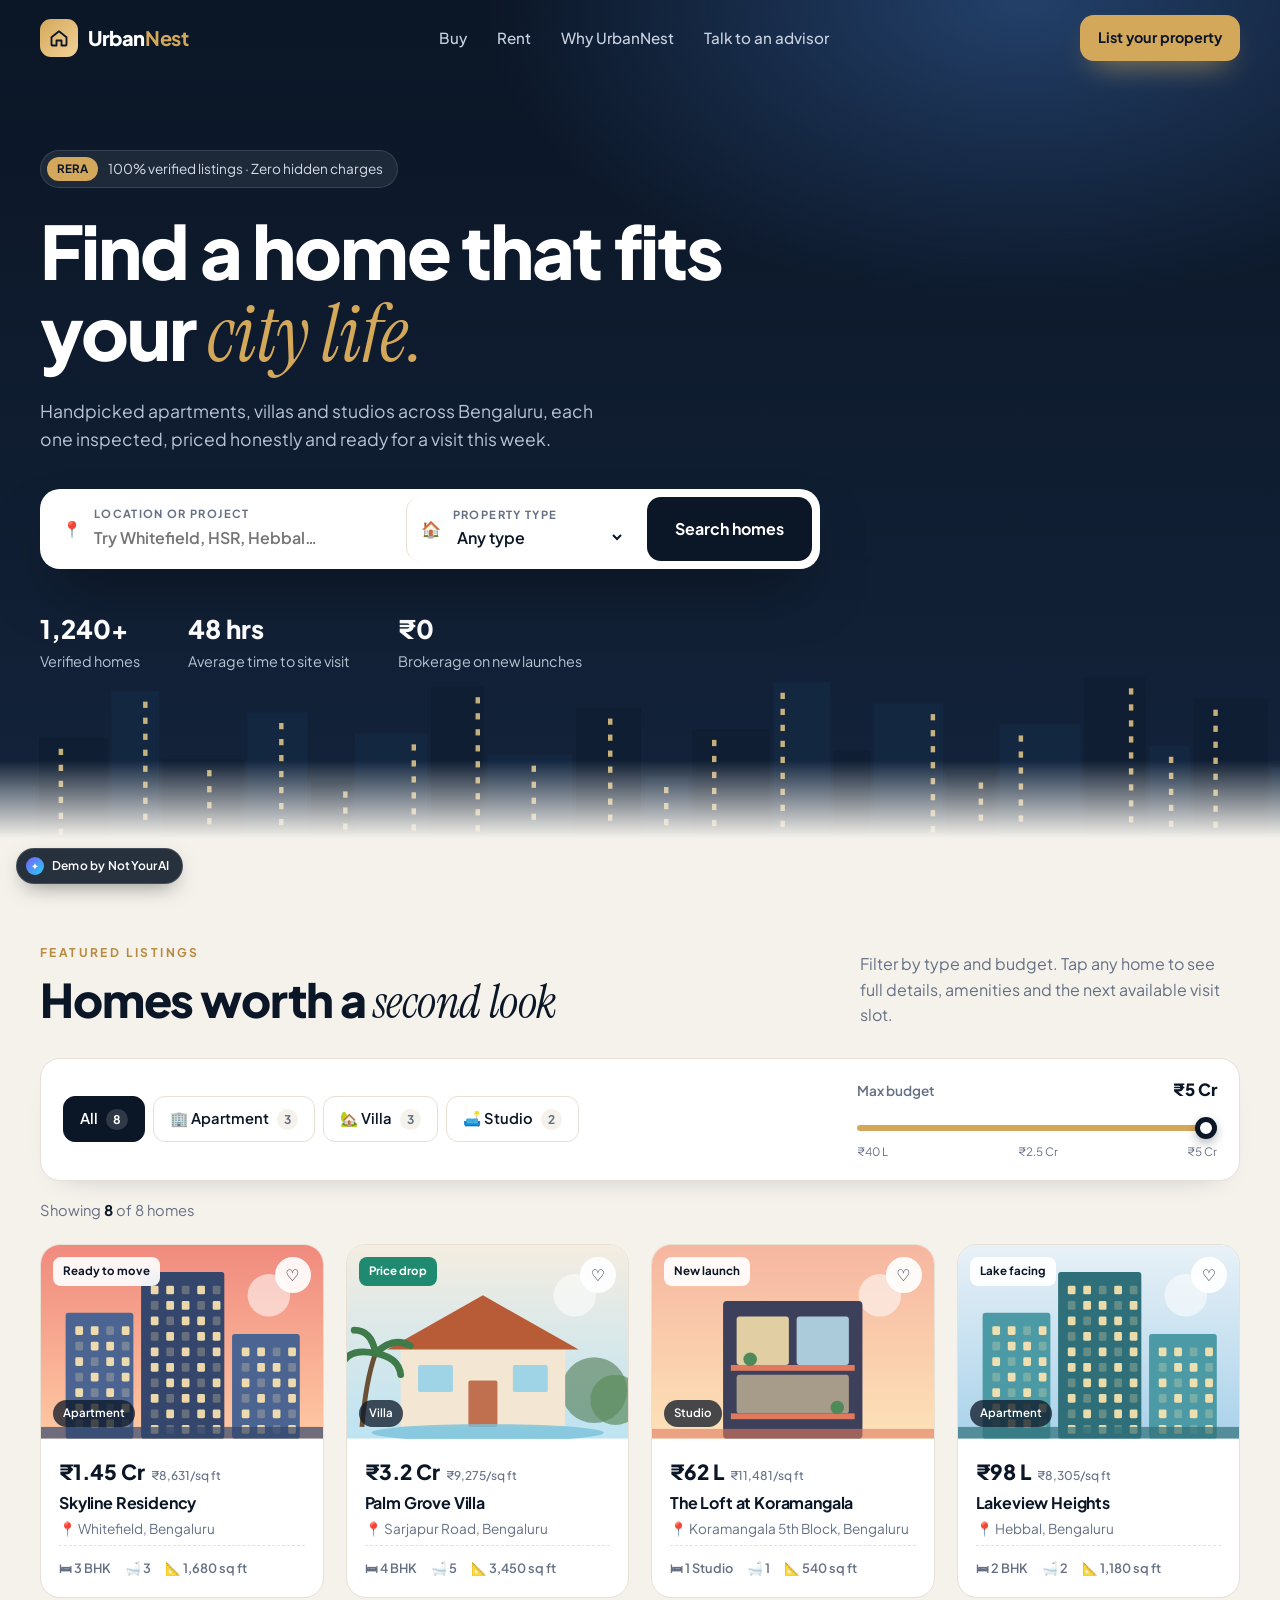
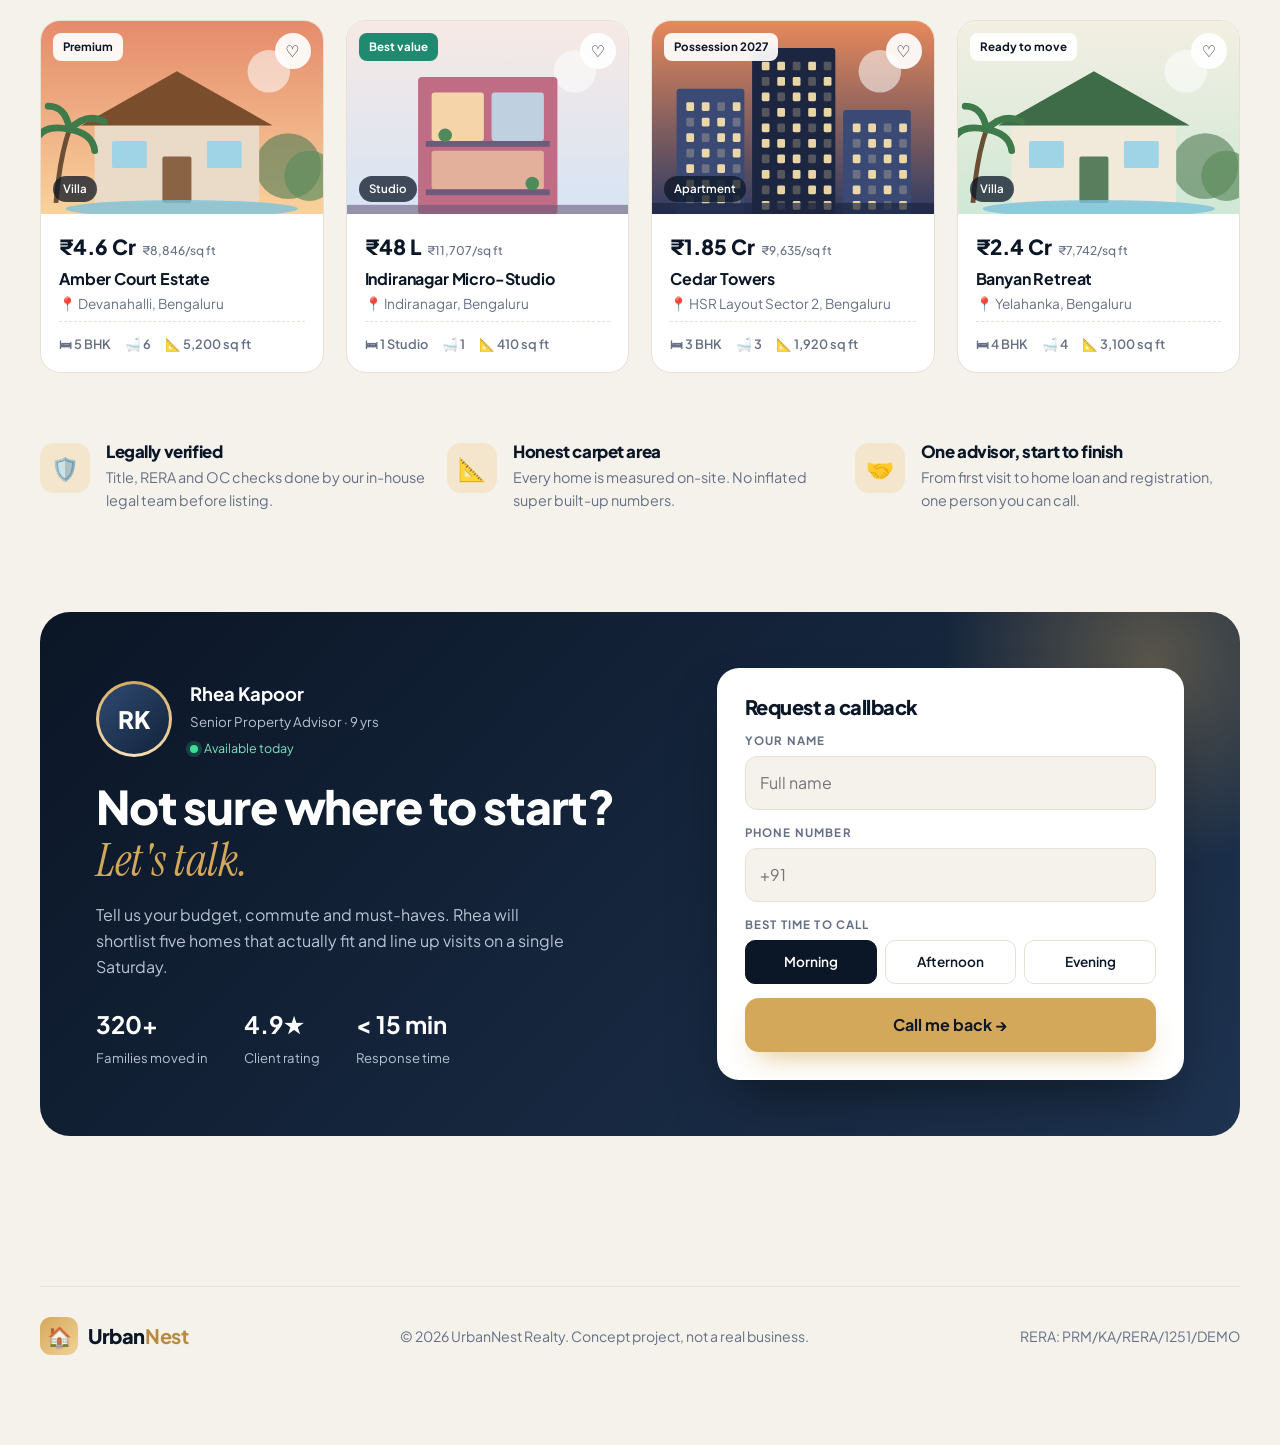
<file: work/urbannest/index.html>
<!DOCTYPE html>
<html lang="en">
<head>
<meta charset="UTF-8">
<meta name="viewport" content="width=device-width, initial-scale=1">
<title>UrbanNest Realty · Verified Homes Across Bengaluru</title>
<meta name="description" content="UrbanNest Realty: handpicked, RERA-verified apartments, villas and studios across Bengaluru with zero-surprise pricing and expert advisors.">
<link rel="preconnect" href="https://fonts.googleapis.com">
<link rel="preconnect" href="https://fonts.gstatic.com" crossorigin>
<link href="https://fonts.googleapis.com/css2?family=Plus+Jakarta+Sans:wght@400;500;600;700;800&family=Instrument+Serif:ital@0;1&display=swap" rel="stylesheet">
<style>
:root{
  --ink:#0B1626;--ink-2:#13233A;--ink-3:#1E3350;--gold:#D4A85A;--gold-d:#B88A3E;--gold-l:#F4E6CC;
  --stone:#F5F2EC;--white:#fff;--line:#E6E0D5;--muted:#667085;--teal:#1F8A70;
  --sans:'Plus Jakarta Sans',system-ui,-apple-system,sans-serif;--serif:'Instrument Serif',Georgia,serif;
  --shadow:0 30px 60px -30px rgba(11,22,38,.35);
}
*{box-sizing:border-box;margin:0;padding:0}
body{font-family:var(--sans);background:var(--stone);color:var(--ink);line-height:1.6;-webkit-font-smoothing:antialiased;overflow-x:clip}
svg{display:block;max-width:100%}
a{color:inherit;text-decoration:none}
button,input,select{font:inherit;color:inherit}
button{cursor:pointer;border:0;background:none}
.wrap{width:min(1200px,100% - 40px);margin-inline:auto}
h1,h2,h3{line-height:1.1;letter-spacing:-.025em;font-weight:800}
h2{font-size:clamp(1.9rem,4vw,2.9rem)}
.serif{font-family:var(--serif);font-weight:400;font-style:italic;letter-spacing:-.01em}
.kicker{font-size:.75rem;font-weight:700;letter-spacing:.2em;text-transform:uppercase;color:var(--gold-d)}
.btn{display:inline-flex;align-items:center;justify-content:center;gap:9px;padding:14px 24px;border-radius:14px;font-weight:700;transition:transform .2s,background .2s,box-shadow .2s;white-space:nowrap}
.btn-gold{background:var(--gold);color:var(--ink);box-shadow:0 14px 30px -14px rgba(212,168,90,.9)}
.btn-gold:hover{background:#E0B66A;transform:translateY(-2px)}
.btn-dark{background:var(--ink);color:#fff}
.btn-dark:hover{background:var(--ink-3)}
.btn-line{border:1.5px solid rgba(255,255,255,.3);color:#fff}
.btn-line:hover{background:rgba(255,255,255,.08)}

/* Header */
header{position:fixed;inset:0 0 auto;z-index:50;transition:background .3s,box-shadow .3s}
header.scrolled{background:rgba(11,22,38,.9);backdrop-filter:blur(14px);-webkit-backdrop-filter:blur(14px);box-shadow:0 1px 0 rgba(255,255,255,.06)}
.nav{height:76px;display:flex;align-items:center;justify-content:space-between;gap:16px;color:#fff}
.logo{display:flex;align-items:center;gap:10px;font-weight:800;font-size:1.25rem;letter-spacing:-.02em;white-space:nowrap}
.logo-mark{width:38px;height:38px;border-radius:11px;background:linear-gradient(135deg,var(--gold),#F2D299);display:grid;place-items:center;flex:none}
.logo b{color:var(--gold)}
.nav-links{display:flex;gap:30px;font-weight:500;font-size:.95rem;color:#C9D2E0}
.nav-links a:hover{color:#fff}
.nav-right{display:flex;gap:10px;align-items:center}
.nav-right .btn{padding:11px 18px;font-size:.9rem}
.burger{display:none;width:44px;height:44px;border-radius:12px;border:1px solid rgba(255,255,255,.2);place-items:center}
.burger span,.burger span::before,.burger span::after{display:block;width:18px;height:2px;background:#fff;position:relative}
.burger span::before,.burger span::after{content:"";position:absolute;left:0}
.burger span::before{top:-6px}.burger span::after{top:6px}

/* Hero */
.hero{position:relative;background:radial-gradient(900px 500px at 80% 0%,#23406A 0,transparent 60%),linear-gradient(180deg,var(--ink) 0%,var(--ink-2) 100%);color:#fff;padding:150px 0 0;overflow:hidden}
.hero-inner{position:relative;z-index:2;max-width:760px}
.badge-row{display:inline-flex;align-items:center;gap:10px;padding:6px 14px 6px 6px;border-radius:999px;background:rgba(255,255,255,.07);border:1px solid rgba(255,255,255,.12);font-size:.85rem;color:#D5DCE8}
.badge-row b{background:var(--gold);color:var(--ink);padding:3px 10px;border-radius:999px;font-size:.72rem}
.hero h1{font-size:clamp(2.5rem,6vw,4.6rem);margin:22px 0 18px}
.hero h1 .serif{color:var(--gold);font-size:1.08em}
.hero p{color:#B8C3D4;font-size:1.1rem;max-width:560px}
.search{position:relative;z-index:3;margin-top:36px;display:grid;grid-template-columns:minmax(0,1.5fr) minmax(0,1fr) auto;gap:8px;background:#fff;color:var(--ink);padding:8px;border-radius:20px;box-shadow:0 30px 60px -20px rgba(0,0,0,.5);max-width:780px}
.sfield{display:flex;align-items:center;gap:12px;padding:8px 14px;border-radius:14px;min-width:0}
.sfield+.sfield{border-left:1px solid var(--line)}
.sfield label{display:block;font-size:.7rem;font-weight:700;letter-spacing:.12em;text-transform:uppercase;color:var(--muted)}
.sfield input,.sfield select{width:100%;border:0;outline:none;background:transparent;font-weight:600;font-size:1rem;padding:2px 0;min-width:0}
.sfield > div{flex:1;min-width:0}
.search .btn{padding:0 28px;border-radius:14px}
.hero-stats{position:relative;z-index:2;display:flex;flex-wrap:wrap;gap:16px 48px;margin:40px 0 0;color:#B8C3D4;font-size:.9rem}
.hero-stats strong{display:block;color:#fff;font-size:1.6rem;font-weight:800}
.skyline{position:relative;z-index:1;margin-top:-30px;width:100%;height:auto;pointer-events:none}
.skyline .win{animation:twinkle 4s ease-in-out infinite}
@keyframes twinkle{50%{opacity:.25}}

/* Listings */
.section{padding:100px 0}
.list-head{display:flex;flex-wrap:wrap;justify-content:space-between;align-items:flex-end;gap:20px;margin-bottom:30px}
.list-head h2{margin-top:10px}
.toolbar{display:grid;grid-template-columns:minmax(0,1fr) minmax(0,360px);gap:20px 40px;align-items:center;background:#fff;border:1px solid var(--line);border-radius:20px;padding:18px 22px;margin-bottom:18px;box-shadow:0 12px 30px -24px rgba(11,22,38,.4)}
.chips{display:flex;flex-wrap:wrap;gap:8px}
.chip{display:inline-flex;align-items:center;gap:8px;padding:10px 16px;border-radius:12px;border:1.5px solid var(--line);font-weight:600;font-size:.92rem;transition:all .2s;background:#fff}
.chip small{font-size:.75rem;font-weight:700;background:var(--stone);padding:1px 7px;border-radius:999px;color:var(--muted)}
.chip:hover{border-color:var(--ink)}
.chip.active{background:var(--ink);color:#fff;border-color:var(--ink)}
.chip.active small{background:rgba(255,255,255,.15);color:#fff}
.range-top{display:flex;justify-content:space-between;align-items:baseline;font-size:.85rem;color:var(--muted);font-weight:600;margin-bottom:8px}
.range-top output{font-size:1.05rem;color:var(--ink);font-weight:800}
input[type=range]{-webkit-appearance:none;appearance:none;width:100%;height:6px;border-radius:999px;background:linear-gradient(90deg,var(--gold) var(--p,100%),#E7E2D8 var(--p,100%));outline:none}
input[type=range]::-webkit-slider-thumb{-webkit-appearance:none;width:22px;height:22px;border-radius:50%;background:#fff;border:5px solid var(--ink);box-shadow:0 4px 10px rgba(11,22,38,.3);cursor:grab}
input[type=range]::-moz-range-thumb{width:14px;height:14px;border-radius:50%;background:#fff;border:5px solid var(--ink)}
.range-scale{display:flex;justify-content:space-between;font-size:.72rem;color:var(--muted);margin-top:6px}
.result-bar{display:flex;flex-wrap:wrap;gap:10px;align-items:center;justify-content:space-between;margin-bottom:22px;color:var(--muted);font-size:.92rem}
.result-bar b{color:var(--ink)}
.q-pill{display:none;align-items:center;gap:8px;padding:6px 8px 6px 14px;border-radius:999px;background:var(--gold-l);color:var(--ink);font-weight:600;font-size:.85rem}
.q-pill.on{display:inline-flex}
.q-pill button{width:22px;height:22px;border-radius:50%;background:var(--ink);color:#fff;font-size:.75rem;display:grid;place-items:center}
.grid{display:grid;grid-template-columns:repeat(4,minmax(0,1fr));gap:22px}
.card{background:#fff;border-radius:20px;overflow:hidden;border:1px solid var(--line);cursor:pointer;transition:transform .3s,box-shadow .3s;display:flex;flex-direction:column;text-align:left}
.card:hover{transform:translateY(-6px);box-shadow:var(--shadow)}
.card.hide{display:none}
.card.pop{animation:pop .45s cubic-bezier(.2,.8,.2,1) both}
@keyframes pop{from{opacity:0;transform:translateY(16px) scale(.97)}}
.card-art{position:relative;aspect-ratio:16/11;overflow:hidden}
.card-art svg{width:100%;height:100%;transition:transform .6s}
.card:hover .card-art svg{transform:scale(1.05)}
.ribbon{position:absolute;left:12px;top:12px;background:rgba(255,255,255,.92);color:var(--ink);font-size:.72rem;font-weight:700;padding:5px 10px;border-radius:8px;backdrop-filter:blur(6px)}
.ribbon.teal{background:var(--teal);color:#fff}
.fav{position:absolute;right:12px;top:12px;width:36px;height:36px;border-radius:50%;background:rgba(255,255,255,.92);display:grid;place-items:center;font-size:1rem;transition:transform .2s}
.fav:hover{transform:scale(1.1)}
.type-tag{position:absolute;left:12px;bottom:12px;background:rgba(11,22,38,.75);color:#fff;font-size:.72rem;font-weight:600;padding:4px 10px;border-radius:999px}
.card-body{padding:16px 18px 18px;display:flex;flex-direction:column;gap:6px;flex:1}
.card-price{font-size:1.3rem;font-weight:800}
.card-price small{font-size:.75rem;color:var(--muted);font-weight:500;margin-left:6px}
.card h3{font-size:1rem;font-weight:700;letter-spacing:-.01em}
.loc{font-size:.85rem;color:var(--muted);display:flex;align-items:center;gap:5px}
.meta{display:flex;gap:14px;margin-top:auto;padding-top:12px;border-top:1px dashed var(--line);font-size:.8rem;color:var(--muted);font-weight:600}
.empty{display:none;grid-column:1/-1;text-align:center;padding:60px 20px;background:#fff;border:1px dashed var(--line);border-radius:20px;color:var(--muted)}
.empty.on{display:block}
.empty div{font-size:2.4rem;margin-bottom:8px}

/* Why */
.why{display:grid;grid-template-columns:repeat(3,minmax(0,1fr));gap:22px;margin-top:70px}
.why-item{display:flex;gap:16px;align-items:flex-start}
.why-item .ic{width:50px;height:50px;border-radius:14px;background:var(--gold-l);display:grid;place-items:center;font-size:1.4rem;flex:none}
.why-item h3{font-size:1.05rem;margin-bottom:4px}
.why-item p{font-size:.9rem;color:var(--muted)}

/* Agent */
.agent{background:linear-gradient(135deg,var(--ink) 0%,var(--ink-3) 100%);border-radius:30px;color:#fff;padding:56px;display:grid;grid-template-columns:minmax(0,1.1fr) minmax(0,.9fr);gap:50px;align-items:center;position:relative;overflow:hidden}
.agent::before{content:"";position:absolute;width:420px;height:420px;right:-120px;top:-160px;border-radius:50%;background:radial-gradient(circle,rgba(212,168,90,.35),transparent 70%)}
.agent > *{position:relative}
.agent-id{display:flex;align-items:center;gap:18px;margin-bottom:22px}
.avatar{width:76px;height:76px;border-radius:50%;padding:3px;background:conic-gradient(var(--gold),#F7E2B8,var(--gold));flex:none}
.avatar span{width:100%;height:100%;border-radius:50%;display:grid;place-items:center;background:linear-gradient(135deg,#2E4A72,#13233A);font-weight:800;font-size:1.5rem}
.agent-id b{display:block;font-size:1.15rem}
.agent-id small{color:#B8C3D4}
.online{display:inline-flex;align-items:center;gap:6px;font-size:.78rem;color:#7FE0C2;margin-top:4px}
.online::before{content:"";width:8px;height:8px;border-radius:50%;background:#3DDC97;box-shadow:0 0 0 4px rgba(61,220,151,.2)}
.agent h2 .serif{color:var(--gold)}
.agent p{color:#B8C3D4;margin:16px 0 26px;max-width:480px}
.agent-stats{display:flex;flex-wrap:wrap;gap:14px 36px}
.agent-stats strong{display:block;font-size:1.5rem}
.agent-stats span{font-size:.82rem;color:#B8C3D4}
.cb-form{background:#fff;color:var(--ink);border-radius:22px;padding:28px;display:flex;flex-direction:column;gap:14px;box-shadow:0 30px 60px -20px rgba(0,0,0,.5)}
.cb-form h3{font-size:1.25rem}
.cb-form .f label{display:block;font-size:.72rem;font-weight:700;letter-spacing:.1em;text-transform:uppercase;color:var(--muted);margin-bottom:6px}
.cb-form input{width:100%;padding:13px 14px;border-radius:12px;border:1.5px solid var(--line);background:var(--stone);outline:none;transition:.2s}
.cb-form input:focus{border-color:var(--gold-d);background:#fff;box-shadow:0 0 0 4px rgba(212,168,90,.2)}
.slots{display:flex;gap:8px;flex-wrap:wrap}
.slots button{flex:1;padding:10px;border-radius:10px;border:1.5px solid var(--line);font-size:.85rem;font-weight:600;white-space:nowrap}
.slots button.on{border-color:var(--ink);background:var(--ink);color:#fff}
.cb-form .btn{width:100%}

footer{padding:50px 0 90px;color:var(--muted);font-size:.88rem}
.foot{display:flex;flex-wrap:wrap;gap:16px;justify-content:space-between;align-items:center;border-top:1px solid var(--line);padding-top:30px}
footer .logo{color:var(--ink)}

/* Modal */
.modal{position:fixed;inset:0;z-index:70;display:grid;place-items:center;padding:20px;background:rgba(11,22,38,.6);backdrop-filter:blur(6px);-webkit-backdrop-filter:blur(6px);opacity:0;visibility:hidden;transition:opacity .3s,visibility .3s}
.modal.open{opacity:1;visibility:visible}
.sheet{width:min(880px,100%);max-height:calc(100vh - 40px);overflow:auto;background:#fff;border-radius:26px;display:grid;grid-template-columns:minmax(0,1fr) minmax(0,1fr);transform:translateY(30px) scale(.97);transition:transform .4s cubic-bezier(.2,.9,.3,1.1);box-shadow:0 40px 80px -20px rgba(0,0,0,.5)}
.modal.open .sheet{transform:none}
.sheet-art{position:relative;min-height:300px}
.sheet-art svg{position:absolute;inset:0;width:100%;height:100%}
.sheet-body{padding:30px;display:flex;flex-direction:column;gap:12px}
.x{position:absolute;right:14px;top:14px;width:40px;height:40px;border-radius:50%;background:#fff;font-size:1.3rem;display:grid;place-items:center;box-shadow:0 6px 16px rgba(0,0,0,.2);z-index:2;transition:transform .2s}
.x:hover{transform:rotate(90deg)}
.sheet-body .card-price{font-size:1.8rem}
.specs{display:grid;grid-template-columns:repeat(3,minmax(0,1fr));gap:8px}
.specs div{background:var(--stone);border-radius:12px;padding:10px;text-align:center;font-size:.75rem;color:var(--muted)}
.specs b{display:block;font-size:1rem;color:var(--ink)}
.sheet-body p{font-size:.92rem;color:var(--muted)}
.amen{display:flex;flex-wrap:wrap;gap:6px}
.amen span{font-size:.78rem;font-weight:600;padding:5px 10px;border-radius:999px;border:1px solid var(--line)}
.sheet-actions{display:flex;gap:10px;margin-top:6px;flex-wrap:wrap}
.sheet-actions .btn{flex:1}
.btn-outline{border:1.5px solid var(--line)}
.btn-outline:hover{border-color:var(--ink)}

/* Toast */
.toast{position:fixed;right:24px;bottom:24px;z-index:80;display:flex;gap:14px;align-items:center;max-width:380px;background:#fff;color:var(--ink);padding:16px 20px;border-radius:16px;border-left:5px solid var(--gold);box-shadow:0 24px 50px -16px rgba(11,22,38,.45);transform:translateY(140%);opacity:0;transition:transform .5s cubic-bezier(.2,.9,.3,1.2),opacity .4s}
.toast.show{transform:none;opacity:1}
.toast .ic{font-size:1.5rem}
.toast b{display:block}.toast span{font-size:.86rem;color:var(--muted)}

.nyai-badge{position:fixed;left:16px;bottom:16px;z-index:90;display:inline-flex;align-items:center;gap:8px;padding:8px 13px 8px 9px;border-radius:999px;background:rgba(11,22,38,.88);color:#fff;font:600 12px/1 var(--sans);letter-spacing:.02em;backdrop-filter:blur(8px);-webkit-backdrop-filter:blur(8px);box-shadow:0 8px 22px -8px rgba(0,0,0,.5);border:1px solid rgba(255,255,255,.14);transition:transform .2s}
.nyai-badge:hover{transform:translateY(-2px)}
.nyai-badge i{width:18px;height:18px;border-radius:50%;background:linear-gradient(135deg,#7C5CFF,#22D3EE);display:grid;place-items:center;font-style:normal;font-size:10px}

.demo-cursor{position:fixed;left:0;top:0;z-index:9999;pointer-events:none;width:28px;height:28px;margin:-3px 0 0 -5px;filter:drop-shadow(0 4px 8px rgba(0,0,0,.35));transition:opacity .3s}
.demo-cursor svg{transition:transform .12s}
.demo-cursor.down svg{transform:scale(.82)}
.demo-ripple{position:fixed;z-index:9998;width:46px;height:46px;margin:-23px 0 0 -23px;border-radius:50%;border:3px solid var(--gold);pointer-events:none;animation:ripple .55s ease-out forwards}
@keyframes ripple{from{transform:scale(.2);opacity:1}to{transform:scale(1.2);opacity:0}}

@media (max-width:1080px){.grid{grid-template-columns:repeat(3,minmax(0,1fr))}}
@media (max-width:900px){
  .grid{grid-template-columns:repeat(2,minmax(0,1fr))}
  .toolbar,.agent{grid-template-columns:minmax(0,1fr)}
  .agent{padding:40px 28px}
  .why{grid-template-columns:minmax(0,1fr)}
  .burger{display:grid}
  .nav-links{display:none;position:absolute;top:76px;left:20px;right:20px;flex-direction:column;gap:4px;padding:14px;background:var(--ink-2);border:1px solid rgba(255,255,255,.1);border-radius:16px}
  .nav-links.open{display:flex}
  .nav-links a{padding:10px}
  .sheet{grid-template-columns:minmax(0,1fr)}
  .sheet-art{min-height:220px}
}
@media (max-width:640px){
  .search{grid-template-columns:minmax(0,1fr)}
  .sfield+.sfield{border-left:0;border-top:1px solid var(--line)}
  .search .btn{padding:15px}
  .grid{grid-template-columns:minmax(0,1fr)}
  .section{padding:70px 0}
  .hero{padding-top:120px}
  .hero-stats{gap:14px 28px}
  .nav-right .btn{display:none}
  .agent{padding:32px 20px;border-radius:24px}
  .cb-form{padding:22px}
  .sheet-body{padding:22px}
  .toast{left:16px;right:16px;bottom:70px;max-width:none}
}
@media (prefers-reduced-motion:reduce){*{animation:none!important;transition:none!important}}
</style>
</head>
<body>

<header>
  <div class="wrap nav">
    <a href="#" class="logo"><span class="logo-mark"><svg width="20" height="20" viewBox="0 0 24 24" fill="none" stroke="#0B1626" stroke-width="2.2" stroke-linejoin="round"><path d="M3 11l9-7 9 7v9a1 1 0 0 1-1 1h-5v-6H9v6H4a1 1 0 0 1-1-1z"/></svg></span><span>Urban<b>Nest</b></span></a>
    <nav class="nav-links" id="navLinks"><a href="#listings">Buy</a><a href="#listings">Rent</a><a href="#why">Why UrbanNest</a><a href="#agent">Talk to an advisor</a></nav>
    <div class="nav-right"><a href="#agent" class="btn btn-gold">List your property</a><button class="burger" id="burger" aria-label="Open menu"><span></span></button></div>
  </div>
</header>

<main>
<section class="hero">
  <div class="wrap">
    <div class="hero-inner">
      <span class="badge-row"><b>RERA</b> 100% verified listings · Zero hidden charges</span>
      <h1>Find a home that fits your <span class="serif">city life.</span></h1>
      <p>Handpicked apartments, villas and studios across Bengaluru, each one inspected, priced honestly and ready for a visit this week.</p>
    </div>
    <form class="search" id="searchForm" role="search">
      <div class="sfield"><span aria-hidden="true">📍</span><div><label for="q">Location or project</label><input id="q" placeholder="Try Whitefield, HSR, Hebbal…" autocomplete="off"></div></div>
      <div class="sfield"><span aria-hidden="true">🏠</span><div><label for="qType">Property type</label>
        <select id="qType"><option value="all">Any type</option><option value="apartment">Apartment</option><option value="villa">Villa</option><option value="studio">Studio</option></select></div></div>
      <button class="btn btn-dark" type="submit" id="searchBtn">Search homes</button>
    </form>
    <div class="hero-stats">
      <div><strong>1,240+</strong>Verified homes</div>
      <div><strong>48 hrs</strong>Average time to site visit</div>
      <div><strong>₹0</strong>Brokerage on new launches</div>
    </div>
  </div>
  <svg class="skyline" viewBox="0 0 1440 220" preserveAspectRatio="xMidYMax slice" aria-hidden="true" id="skyline"></svg>
</section>

<section class="section" id="listings">
  <div class="wrap">
    <div class="list-head">
      <div><span class="kicker">Featured listings</span><h2>Homes worth a <span class="serif">second look</span></h2></div>
      <p style="color:var(--muted);max-width:380px">Filter by type and budget. Tap any home to see full details, amenities and the next available visit slot.</p>
    </div>
    <div class="toolbar">
      <div class="chips" id="chips">
        <button class="chip active" data-type="all">All <small></small></button>
        <button class="chip" data-type="apartment">🏢 Apartment <small></small></button>
        <button class="chip" data-type="villa">🏡 Villa <small></small></button>
        <button class="chip" data-type="studio">🛋️ Studio <small></small></button>
      </div>
      <div>
        <div class="range-top"><label for="price">Max budget</label><output id="priceOut">₹5 Cr</output></div>
        <input type="range" id="price" min="40" max="500" step="5" value="500" aria-label="Maximum budget in lakhs">
        <div class="range-scale"><span>₹40 L</span><span>₹2.5 Cr</span><span>₹5 Cr</span></div>
      </div>
    </div>
    <div class="result-bar"><span>Showing <b id="count">8</b> of 8 homes</span><span class="q-pill" id="qPill">Search: <span id="qText"></span><button type="button" id="qClear" aria-label="Clear search">✕</button></span></div>
    <div class="grid" id="grid"><div class="empty" id="empty"><div>🔍</div><b>No homes match these filters.</b><br>Try raising your budget or switching to “All”.</div></div>

    <div class="why" id="why">
      <div class="why-item"><span class="ic">🛡️</span><div><h3>Legally verified</h3><p>Title, RERA and OC checks done by our in-house legal team before listing.</p></div></div>
      <div class="why-item"><span class="ic">📐</span><div><h3>Honest carpet area</h3><p>Every home is measured on-site. No inflated super built-up numbers.</p></div></div>
      <div class="why-item"><span class="ic">🤝</span><div><h3>One advisor, start to finish</h3><p>From first visit to home loan and registration, one person you can call.</p></div></div>
    </div>
  </div>
</section>

<section class="section" id="agent" style="padding-top:0">
  <div class="wrap">
    <div class="agent">
      <div>
        <div class="agent-id"><div class="avatar"><span>RK</span></div><div><b>Rhea Kapoor</b><small>Senior Property Advisor · 9 yrs</small><br><span class="online">Available today</span></div></div>
        <h2>Not sure where to start? <span class="serif">Let's talk.</span></h2>
        <p>Tell us your budget, commute and must-haves. Rhea will shortlist five homes that actually fit and line up visits on a single Saturday.</p>
        <div class="agent-stats"><div><strong>320+</strong><span>Families moved in</span></div><div><strong>4.9★</strong><span>Client rating</span></div><div><strong>&lt; 15 min</strong><span>Response time</span></div></div>
      </div>
      <form class="cb-form" id="cbForm" novalidate>
        <h3>Request a callback</h3>
        <div class="f"><label for="cbName">Your name</label><input id="cbName" placeholder="Full name" autocomplete="name"></div>
        <div class="f"><label for="cbPhone">Phone number</label><input id="cbPhone" type="tel" placeholder="+91" autocomplete="tel"></div>
        <div class="f"><label>Best time to call</label><div class="slots" id="slots"><button type="button" class="on">Morning</button><button type="button">Afternoon</button><button type="button">Evening</button></div></div>
        <button class="btn btn-gold" type="submit" id="cbSubmit">Call me back →</button>
      </form>
    </div>
  </div>
</section>
</main>

<footer>
  <div class="wrap foot">
    <a href="#" class="logo"><span class="logo-mark">🏠</span><span>Urban<b style="color:var(--gold-d)">Nest</b></span></a>
    <span>© 2026 UrbanNest Realty. Concept project, not a real business.</span>
    <span>RERA: PRM/KA/RERA/1251/DEMO</span>
  </div>
</footer>

<div class="modal" id="modal" aria-hidden="true">
  <div class="sheet" role="dialog" aria-modal="true" aria-labelledby="mTitle">
    <div class="sheet-art" id="mArt"><button class="x" id="mClose" aria-label="Close">✕</button></div>
    <div class="sheet-body">
      <span class="kicker" id="mType"></span>
      <h3 id="mTitle" style="font-size:1.5rem"></h3>
      <span class="loc" id="mLoc"></span>
      <div class="card-price" id="mPrice"></div>
      <div class="specs" id="mSpecs"></div>
      <p id="mDesc"></p>
      <div class="amen" id="mAmen"></div>
      <div class="sheet-actions"><button class="btn btn-dark" id="mVisit">Schedule a visit</button><button class="btn btn-outline" id="mShare">Share</button></div>
    </div>
  </div>
</div>

<div class="toast" id="toast" role="status" aria-live="polite"><span class="ic">📞</span><div><b id="toastTitle"></b><span id="toastMsg"></span></div></div>

<a class="nyai-badge" href="https://notyouraihq.github.io" target="_blank" rel="noopener"><i>✦</i>Demo by NotYourAI</a>

<script>
(() => {
  const $ = (s, r = document) => r.querySelector(s);
  const $$ = (s, r = document) => [...r.querySelectorAll(s)];

  const HOMES = [
    { id: 1, title: 'Skyline Residency', type: 'apartment', loc: 'Whitefield, Bengaluru', price: 145, beds: 3, baths: 3, area: 1680, ribbon: 'Ready to move', sky: ['#FFC9A3', '#F08A7E'], c: ['#34466B', '#4B6491'], desc: 'Corner 3BHK on the 14th floor with an east-facing balcony, a 12-minute walk to the ITPL metro station and two covered parking slots.', amen: ['Clubhouse', 'Infinity pool', 'Metro 900m', 'EV charging', 'Gym'] },
    { id: 2, title: 'Palm Grove Villa', type: 'villa', loc: 'Sarjapur Road, Bengaluru', price: 320, beds: 4, baths: 5, area: 3450, ribbon: 'Price drop', teal: true, sky: ['#BDE3F2', '#F4EDE1'], c: ['#F3E7D3', '#B85C38'], desc: 'Independent 4BHK villa in a gated community of 60 homes, with a private garden, home office and a rooftop terrace overlooking the lake.', amen: ['Private garden', 'Terrace', 'Gated', 'Solar power', 'Servant room'] },
    { id: 3, title: 'The Loft at Koramangala', type: 'studio', loc: 'Koramangala 5th Block, Bengaluru', price: 62, beds: 1, baths: 1, area: 540, ribbon: 'New launch', sky: ['#FDE2B8', '#F6B6A0'], c: ['#E07A5F', '#3D405B'], desc: 'Double-height studio loft with a mezzanine bedroom, fully fitted kitchen and a co-working lounge downstairs. Ideal first home or rental yield.', amen: ['Co-working', 'Furnished', 'Rooftop café', 'Concierge'] },
    { id: 4, title: 'Lakeview Heights', type: 'apartment', loc: 'Hebbal, Bengaluru', price: 98, beds: 2, baths: 2, area: 1180, ribbon: 'Lake facing', sky: ['#A9D2EA', '#E8F1F7'], c: ['#2F6F79', '#4C9AA5'], desc: 'Bright 2BHK with uninterrupted views of Hebbal lake, 15 minutes from Manyata Tech Park and 25 minutes from the airport.', amen: ['Lake view', 'Jogging track', 'Kids play area', 'Power backup'] },
    { id: 5, title: 'Amber Court Estate', type: 'villa', loc: 'Devanahalli, Bengaluru', price: 460, beds: 5, baths: 6, area: 5200, ribbon: 'Premium', sky: ['#F9D29D', '#E58B6B'], c: ['#EADBC8', '#7A4E2D'], desc: 'Five-bedroom estate villa on a 7,000 sq ft plot with a private pool, landscaped lawns and a detached guest suite near the airport.', amen: ['Private pool', 'Home theatre', 'Lawn', '3 car parks', 'Smart home'] },
    { id: 6, title: 'Indiranagar Micro-Studio', type: 'studio', loc: 'Indiranagar, Bengaluru', price: 48, beds: 1, baths: 1, area: 410, ribbon: 'Best value', teal: true, sky: ['#D6E4F5', '#F7E9E4'], c: ['#6C5B7B', '#C06C84'], desc: 'Smartly designed studio off 100 Feet Road with a Murphy bed, modular kitchen and walk-to-metro convenience. Strong rental demand.', amen: ['Metro 400m', 'Modular kitchen', 'Laundry', 'Security'] },
    { id: 7, title: 'Cedar Towers', type: 'apartment', loc: 'HSR Layout Sector 2, Bengaluru', price: 185, beds: 3, baths: 3, area: 1920, ribbon: 'Possession 2027', sky: ['#2E3B62', '#E7895B'], c: ['#1D2640', '#3A4A75'], desc: 'Premium 3BHK plus study in a 32-storey tower with sky lounges, a half-Olympic pool and quick access to Outer Ring Road.', amen: ['Sky lounge', 'Pool', 'Squash court', 'Co-working', 'EV charging'] },
    { id: 8, title: 'Banyan Retreat', type: 'villa', loc: 'Yelahanka, Bengaluru', price: 240, beds: 4, baths: 4, area: 3100, ribbon: 'Ready to move', sky: ['#CFE8D5', '#F3EFE3'], c: ['#F1E9DA', '#3E6B48'], desc: 'Green-certified 4BHK villa wrapped around a central courtyard and a 40-year-old banyan tree, with rainwater harvesting and solar.', amen: ['Courtyard', 'Solar', 'Rainwater harvesting', 'Clubhouse'] },
  ];

  const fmt = l => l >= 100 ? `₹${(l / 100).toFixed(2).replace(/\.?0+$/, '')} Cr` : `₹${l} L`;
  const label = { apartment: 'Apartment', villa: 'Villa', studio: 'Studio' };

  function art(h, uid) {
    const [s1, s2] = h.sky, [a, b] = h.c, g = `g${uid}`;
    let scene = '';
    if (h.type === 'apartment') {
      const tower = (x, y, w, fill) => {
        let win = '';
        for (let r = y + 14; r < 188; r += 16) for (let cx = x + 10; cx < x + w - 10; cx += 16)
          win += `<rect x="${cx}" y="${r}" width="8" height="9" rx="1.5" fill="#FFE7B0" opacity="${((cx * 7 + r * 3) % 5) > 1 ? .9 : .25}"/>`;
        return `<rect x="${x}" y="${y}" width="${w}" height="${200 - y}" rx="3" fill="${fill}"/>${win}`;
      };
      scene = tower(40, 70, 70, b) + tower(118, 28, 86, a) + tower(212, 92, 70, b) + `<rect x="0" y="188" width="320" height="12" fill="${a}" opacity=".7"/>`;
    } else if (h.type === 'villa') {
      scene = `<circle cx="270" cy="150" r="34" fill="#4F7A52" opacity=".6"/><circle cx="292" cy="160" r="26" fill="#5E8E5E" opacity=".7"/>
        <rect x="70" y="104" width="170" height="84" fill="${a}"/><polygon points="56,108 155,52 254,108" fill="${b}"/>
        <rect x="140" y="140" width="30" height="48" rx="2" fill="${b}" opacity=".85"/>
        <rect x="88" y="124" width="36" height="28" rx="2" fill="#9FD3E6"/><rect x="186" y="124" width="36" height="28" rx="2" fill="#9FD3E6"/>
        <path d="M30 188 Q34 140 44 112" stroke="#6B4F34" stroke-width="5" fill="none"/>
        <path d="M44 112 q-26 -6 -34 10 M44 112 q-4 -24 -22 -24 M44 112 q18 -18 36 -8 M44 112 q24 4 26 22" stroke="#3E7A4A" stroke-width="7" fill="none" stroke-linecap="round"/>
        <ellipse cx="160" cy="194" rx="120" ry="9" fill="#7CC4DD" opacity=".8"/>`;
    } else {
      scene = `<rect x="88" y="58" width="144" height="142" rx="4" fill="${b}"/>
        <rect x="102" y="74" width="54" height="50" rx="3" fill="#FFE7B0" opacity=".85"/><rect x="164" y="74" width="54" height="50" rx="3" fill="#BFE3F0" opacity=".85"/>
        <rect x="102" y="134" width="116" height="40" rx="3" fill="#FFE7B0" opacity=".55"/>
        <rect x="96" y="124" width="128" height="6" fill="${a}"/><rect x="96" y="174" width="128" height="6" fill="${a}"/>
        <circle cx="116" cy="118" r="7" fill="#4F8A5B"/><circle cx="206" cy="168" r="7" fill="#4F8A5B"/>
        <rect x="0" y="190" width="320" height="10" fill="${a}" opacity=".6"/>`;
    }
    return `<svg viewBox="0 0 320 200" preserveAspectRatio="xMidYMax slice" aria-hidden="true"><defs><linearGradient id="${g}" x1="0" y1="0" x2="0" y2="1"><stop offset="0" stop-color="${s2}"/><stop offset="1" stop-color="${s1}"/></linearGradient></defs>
      <rect width="320" height="200" fill="url(#${g})"/><circle cx="250" cy="52" r="22" fill="#fff" opacity=".55"/>${scene}</svg>`;
  }

  const grid = $('#grid'), empty = $('#empty');
  grid.insertAdjacentHTML('afterbegin', HOMES.map(h => `
    <article class="card" tabindex="0" data-id="${h.id}" aria-label="${h.title}, ${fmt(h.price)}">
      <div class="card-art">${art(h, 'c' + h.id)}<span class="ribbon ${h.teal ? 'teal' : ''}">${h.ribbon}</span><button class="fav" type="button" aria-label="Save">♡</button><span class="type-tag">${label[h.type]}</span></div>
      <div class="card-body">
        <div class="card-price">${fmt(h.price)}<small>₹${Math.round(h.price * 100000 / h.area).toLocaleString('en-IN')}/sq ft</small></div>
        <h3>${h.title}</h3>
        <span class="loc">📍 ${h.loc}</span>
        <div class="meta"><span>🛏 ${h.beds} ${h.type === 'studio' ? 'Studio' : 'BHK'}</span><span>🛁 ${h.baths}</span><span>📐 ${h.area.toLocaleString('en-IN')} sq ft</span></div>
      </div>
    </article>`).join(''));
  const cards = $$('.card', grid);

  $$('.chip').forEach(c => { const t = c.dataset.type; $('small', c).textContent = t === 'all' ? HOMES.length : HOMES.filter(h => h.type === t).length; });

  const state = { type: 'all', max: 500, q: '' };
  const slider = $('#price');
  function apply() {
    let n = 0;
    cards.forEach((card, i) => {
      const h = HOMES[i], q = state.q.toLowerCase();
      const ok = (state.type === 'all' || h.type === state.type) && h.price <= state.max && (!q || (h.title + ' ' + h.loc).toLowerCase().includes(q));
      const wasHidden = card.classList.contains('hide');
      card.classList.toggle('hide', !ok);
      if (ok) { n++; if (wasHidden) { card.classList.remove('pop'); void card.offsetWidth; card.classList.add('pop'); } }
    });
    $('#count').textContent = n;
    empty.classList.toggle('on', n === 0);
    $('#qPill').classList.toggle('on', !!state.q); $('#qText').textContent = `“${state.q}”`;
  }
  function setType(t) {
    state.type = t;
    $$('.chip').forEach(c => c.classList.toggle('active', c.dataset.type === t));
    $('#qType').value = t; apply();
  }
  $$('.chip').forEach(c => c.addEventListener('click', () => setType(c.dataset.type)));
  function syncSlider() {
    state.max = +slider.value;
    slider.style.setProperty('--p', ((slider.value - slider.min) / (slider.max - slider.min) * 100) + '%');
    $('#priceOut').textContent = (state.max >= 500 ? '' : 'Up to ') + fmt(state.max);
    apply();
  }
  slider.addEventListener('input', syncSlider);

  $('#searchForm').addEventListener('submit', e => {
    e.preventDefault();
    state.q = $('#q').value.trim();
    setType($('#qType').value);
    scrollToEl($('#listings'), 850, 70);
  });
  $('#qClear').addEventListener('click', () => { state.q = ''; $('#q').value = ''; apply(); });

  // Modal
  const modal = $('#modal');
  let lastFocus = null, current = null;
  function openModal(h) {
    current = h; lastFocus = document.activeElement;
    const artBox = $('#mArt');
    $$('svg', artBox).forEach(s => s.remove());
    artBox.insertAdjacentHTML('afterbegin', art(h, 'm' + h.id));
    $('#mType').textContent = `${label[h.type]} · ${h.ribbon}`;
    $('#mTitle').textContent = h.title;
    $('#mLoc').textContent = '📍 ' + h.loc;
    $('#mPrice').innerHTML = `${fmt(h.price)} <small>EMI from ₹${Math.round(h.price * 100000 * 0.8 * 0.0073).toLocaleString('en-IN')}/mo</small>`;
    $('#mSpecs').innerHTML = `<div><b>${h.beds}</b>${h.type === 'studio' ? 'Studio' : 'Bedrooms'}</div><div><b>${h.baths}</b>Bathrooms</div><div><b>${h.area.toLocaleString('en-IN')}</b>sq ft</div>`;
    $('#mDesc').textContent = h.desc;
    $('#mAmen').innerHTML = h.amen.map(a => `<span>✓ ${a}</span>`).join('');
    modal.classList.add('open'); modal.setAttribute('aria-hidden', 'false');
    document.documentElement.style.overflow = 'hidden';
    $('#mClose').focus({ preventScroll: true });
  }
  function closeModal() {
    modal.classList.remove('open'); modal.setAttribute('aria-hidden', 'true');
    document.documentElement.style.overflow = '';
    if (lastFocus && lastFocus.focus) lastFocus.focus({ preventScroll: true });
  }
  cards.forEach((card, i) => {
    card.addEventListener('click', e => { if (!e.target.closest('.fav')) openModal(HOMES[i]); });
    card.addEventListener('keydown', e => { if (e.key === 'Enter') openModal(HOMES[i]); });
  });
  $$('.fav').forEach(f => f.addEventListener('click', e => {
    e.stopPropagation(); const on = f.textContent === '♡'; f.textContent = on ? '❤️' : '♡';
    if (on) showToast('Saved to shortlist', 'We\'ll alert you if the price changes.', '❤️');
  }));
  $('#mClose').addEventListener('click', closeModal);
  modal.addEventListener('click', e => { if (e.target === modal) closeModal(); });
  addEventListener('keydown', e => { if (e.key === 'Escape' && modal.classList.contains('open')) closeModal(); });
  $('#mVisit').addEventListener('click', () => { closeModal(); showToast('Visit requested', `Rhea will confirm a slot for ${current.title} shortly.`, '📅'); });
  $('#mShare').addEventListener('click', () => showToast('Link copied', 'Share this home with family on WhatsApp.', '🔗'));

  // Callback form
  $$('#slots button').forEach(b => b.addEventListener('click', () => $$('#slots button').forEach(x => x.classList.toggle('on', x === b))));
  $('#cbForm').addEventListener('submit', e => {
    e.preventDefault();
    const name = $('#cbName').value.trim(), phone = $('#cbPhone').value.replace(/\D/g, '');
    if (!name || phone.length < 10) { showToast('Check your details', 'Please enter your name and a 10-digit number.', '⚠️'); return; }
    showToast(`Thanks, ${name.split(' ')[0]}!`, `Rhea will call you this ${$('#slots .on').textContent.toLowerCase()}.`, '📞');
    e.target.reset(); $$('#slots button')[0].click();
  });

  const toast = $('#toast'); let tt;
  function showToast(t, m, ic) {
    $('#toastTitle').textContent = t; $('#toastMsg').textContent = m; $('.ic', toast).textContent = ic || '✓';
    toast.classList.add('show'); clearTimeout(tt); tt = setTimeout(() => toast.classList.remove('show'), 3600);
  }

  // Skyline
  (() => {
    let s = '', x = 0, i = 0;
    while (x < 1440) {
      const w = 40 + (i * 37) % 60, h = 60 + (i * 53) % 130, y = 220 - h;
      s += `<rect x="${x}" y="${y}" width="${w}" height="${h}" fill="${i % 2 ? '#0F1E33' : '#132741'}"/>`;
      for (let wy = y + 12; wy < 210; wy += 18) for (let wx = x + 8; wx < x + w - 8; wx += 14)
        if ((wx * 13 + wy * 7 + i) % 9 < 2) s += `<rect class="win" style="animation-delay:${((wx + wy) % 40) / 10}s" x="${wx}" y="${wy}" width="5" height="7" fill="#F4D58D" opacity=".8"/>`;
      x += w + 4; i++;
    }
    $('#skyline').innerHTML = `<defs><linearGradient id="fade" x1="0" y1="0" x2="0" y2="1"><stop offset=".6" stop-color="#F5F2EC" stop-opacity="0"/><stop offset="1" stop-color="#F5F2EC"/></linearGradient></defs>${s}<rect width="1440" height="220" fill="url(#fade)"/>`;
  })();

  const header = $('header');
  const onScroll = () => header.classList.toggle('scrolled', scrollY > 30);
  addEventListener('scroll', onScroll, { passive: true }); onScroll();
  $('#burger').addEventListener('click', () => $('#navLinks').classList.toggle('open'));
  $$('a[href^="#"]').forEach(a => a.addEventListener('click', e => {
    const id = a.getAttribute('href'); e.preventDefault(); $('#navLinks').classList.remove('open');
    id.length > 1 && $(id) ? scrollToEl($(id), 800, 70) : scrollToY(0, 800);
  }));

  // Tour helpers
  const sleep = ms => new Promise(r => setTimeout(r, ms));
  const ease = t => t < .5 ? 4 * t * t * t : 1 - Math.pow(-2 * t + 2, 3) / 2;
  function scrollToY(y, ms = 900) {
    return new Promise(res => {
      const s = scrollY, max = document.documentElement.scrollHeight - innerHeight;
      const d = Math.max(0, Math.min(max, y)) - s, t0 = performance.now();
      (function step() {
        const p = Math.min(1, (performance.now() - t0) / ms);
        scrollTo(0, s + d * ease(p));
        p < 1 ? setTimeout(step, 16) : res();
      })();
    });
  }
  function scrollToEl(el, ms, off = 80) { return scrollToY(el.getBoundingClientRect().top + scrollY - off, ms); }
  let cur;
  function cursor() {
    if (!cur) {
      cur = document.createElement('div'); cur.className = 'demo-cursor';
      cur.innerHTML = '<svg viewBox="0 0 24 24" width="28" height="28"><path d="M4 2l16 9.5-7 1.6 4.2 7.4-3 1.6-4.2-7.5L4 19z" fill="#0B1626" stroke="#fff" stroke-width="1.6" stroke-linejoin="round"/></svg>';
      cur.style.transform = `translate(${innerWidth * .6}px,${innerHeight * .5}px)`;
      document.body.appendChild(cur);
    }
    cur.style.opacity = 1; return cur;
  }
  function pointAt(x, y, ms) {
    const c = cursor();
    c.style.transition = `transform ${ms}ms cubic-bezier(.45,0,.2,1), opacity .3s`;
    c.style.transform = `translate(${Math.round(x)}px,${Math.round(y)}px)`;
  }
  async function moveTo(el, ms = 420) {
    const r = el.getBoundingClientRect();
    pointAt(r.left + Math.min(r.width / 2, 70), r.top + r.height / 2, ms); await sleep(ms);
  }
  async function click(el, ms) {
    await moveTo(el, ms);
    const c = cursor(); c.classList.add('down');
    const r = el.getBoundingClientRect(), rp = document.createElement('div');
    rp.className = 'demo-ripple'; rp.style.left = r.left + Math.min(r.width / 2, 70) + 'px'; rp.style.top = r.top + r.height / 2 + 'px';
    document.body.appendChild(rp); setTimeout(() => rp.remove(), 600);
    await sleep(110); el.click(); c.classList.remove('down'); await sleep(80);
  }
  async function typeInto(el, text, cps = 34) {
    await moveTo(el, 280); el.focus({ preventScroll: true }); el.value = '';
    for (const ch of text) { el.value += ch; el.dispatchEvent(new Event('input', { bubbles: true })); await sleep(cps); }
    await sleep(60);
  }
  async function slideTo(target, ms) {
    const from = +slider.value, t0 = performance.now(), r = slider.getBoundingClientRect();
    const xOf = v => r.left + 11 + (v - slider.min) / (slider.max - slider.min) * (r.width - 22);
    pointAt(xOf(from), r.top + r.height / 2, 300); await sleep(300);
    cursor().classList.add('down');
    while (true) {
      const p = Math.min(1, (performance.now() - t0 - 300) / ms), v = Math.round((from + (target - from) * ease(Math.max(0, p))) / 5) * 5;
      slider.value = v; slider.dispatchEvent(new Event('input', { bubbles: true }));
      const c = cursor(); c.style.transition = 'opacity .3s'; c.style.transform = `translate(${Math.round(xOf(v))}px,${Math.round(r.top + r.height / 2)}px)`;
      if (p >= 1) break; await sleep(30);
    }
    cursor().classList.remove('down');
  }

  window.demoTour = async () => {
    try {
      if (modal.classList.contains('open')) closeModal();
      scrollTo(0, 0); await sleep(300);
      await typeInto($('#q'), 'Whitefield', 35);
      await click($('#searchBtn'), 350); await sleep(1000);
      await click($('#qClear'), 350); await sleep(300);
      await click($('.chip[data-type="villa"]'), 400); await sleep(600);
      await click($('.chip[data-type="all"]'), 350); await sleep(200);
      await slideTo(100, 800); await sleep(450);
      await click(cards[3], 400); await sleep(1250);
      await click($('#mClose'), 350); await sleep(250);
      await scrollToEl($('#agent'), 700, 90);
      await typeInto($('#cbName'), 'Vikram Rao', 28);
      await typeInto($('#cbPhone'), '98860 43127', 26);
      await click($$('#slots button')[2], 250);
      await click($('#cbSubmit'), 300); document.activeElement && document.activeElement.blur();
      await sleep(1050);
      if (cur) cur.style.opacity = 0;
      slider.value = 500; syncSlider();
      await scrollToY(0, 700);
    } finally { if (cur) cur.style.opacity = 0; }
  };

  syncSlider();
})();
</script>
</body>
</html>
</file>
<file: styles.css>
:root {
  --bg: #0b0b12;
  --bg-alt: #12121c;
  --card: #171724;
  --text: #ececf3;
  --muted: #9b9bb0;
  --brand: #7c5cff;
  --brand-2: #22d3ee;
  --radius: 16px;
}

* { box-sizing: border-box; margin: 0; padding: 0; }
html { scroll-behavior: smooth; }
body { font-family: 'Inter', system-ui, sans-serif; background: var(--bg); color: var(--text); line-height: 1.6; }
a { color: inherit; text-decoration: none; }
.container { width: min(1120px, 92%); margin: 0 auto; }

.nav { position: sticky; top: 0; z-index: 10; backdrop-filter: blur(12px); background: rgba(11, 11, 18, .75); border-bottom: 1px solid #ffffff10; }
.nav-inner { display: flex; align-items: center; justify-content: space-between; height: 68px; }
.logo { font-weight: 800; font-size: 1.35rem; letter-spacing: -.5px; }
.logo span { color: var(--brand); }
.nav nav { display: flex; gap: 1.6rem; align-items: center; }
.nav nav a { color: var(--muted); font-weight: 500; }
.nav nav a:hover { color: var(--text); }

.btn { display: inline-block; background: linear-gradient(135deg, var(--brand), #9b7bff); color: #fff !important; padding: .85rem 1.6rem; border-radius: 999px; font-weight: 600; border: 0; cursor: pointer; transition: transform .15s, box-shadow .15s; }
.btn:hover { transform: translateY(-2px); box-shadow: 0 10px 30px #7c5cff55; }
.btn-small { padding: .5rem 1.1rem; font-size: .9rem; }
.btn-ghost { background: transparent; border: 1px solid #ffffff30; }

.hero { padding: 7rem 0 5rem; background: radial-gradient(ellipse at 70% 0%, #7c5cff33, transparent 60%), radial-gradient(ellipse at 10% 30%, #22d3ee22, transparent 50%); }
.eyebrow { color: var(--brand-2); font-weight: 600; letter-spacing: 2px; text-transform: uppercase; font-size: .85rem; margin-bottom: 1rem; }
h1 { font-size: clamp(2.4rem, 6vw, 4.2rem); line-height: 1.1; font-weight: 800; letter-spacing: -1.5px; }
.grad { background: linear-gradient(90deg, var(--brand), var(--brand-2)); -webkit-background-clip: text; background-clip: text; color: transparent; }
.lead { color: var(--muted); font-size: 1.15rem; max-width: 640px; margin: 1.5rem 0 2rem; }
.hero-cta { display: flex; gap: 1rem; flex-wrap: wrap; }
.stats { list-style: none; display: flex; gap: 3rem; margin-top: 4rem; flex-wrap: wrap; }
.stats strong { display: block; font-size: 1.6rem; }
.stats span { color: var(--muted); font-size: .9rem; }

.section { padding: 6rem 0; }
.section.alt { background: var(--bg-alt); }
h2 { font-size: clamp(1.8rem, 4vw, 2.6rem); letter-spacing: -1px; }
.sub { color: var(--muted); margin: .5rem 0 3rem; }

.grid { display: grid; grid-template-columns: repeat(auto-fit, minmax(300px, 1fr)); gap: 1.25rem; }
.card { background: var(--card); border: 1px solid #ffffff0d; border-radius: var(--radius); padding: 2rem; transition: border-color .2s, transform .2s; }
.card:hover { border-color: #7c5cff80; transform: translateY(-4px); }
.card .icon { font-size: 2rem; margin-bottom: 1rem; }
.card h3 { margin-bottom: .5rem; }
.card p { color: var(--muted); }

.steps { list-style: none; display: grid; grid-template-columns: repeat(auto-fit, minmax(190px, 1fr)); gap: 1.25rem; }
.steps li { background: var(--card); border-radius: var(--radius); padding: 1.6rem; }
.steps span { color: var(--brand); font-weight: 800; font-size: 1.4rem; }
.steps h3 { margin: .4rem 0; }
.steps p { color: var(--muted); font-size: .95rem; }

.team { grid-template-columns: repeat(auto-fit, minmax(200px, 1fr)); }
.pill { background: var(--card); border: 1px solid #ffffff12; border-radius: 999px; padding: 1rem; text-align: center; font-weight: 600; }

.cta { background: linear-gradient(180deg, var(--bg), #1a1430); text-align: center; }
.contact { display: grid; gap: 1rem; max-width: 560px; margin: 0 auto; text-align: left; }
.contact input, .contact select, .contact textarea { width: 100%; padding: .9rem 1rem; border-radius: 12px; border: 1px solid #ffffff1f; background: var(--card); color: var(--text); font: inherit; }
.contact input:focus, .contact select:focus, .contact textarea:focus { outline: 2px solid var(--brand); border-color: transparent; }
.mail { margin-top: 1.5rem; color: var(--muted); }
.mail a { color: var(--brand-2); }

footer { padding: 2rem 0; border-top: 1px solid #ffffff10; color: var(--muted); text-align: center; font-size: .9rem; }

.logos { padding: 2.5rem 0 3rem; border-top: 1px solid #ffffff0d; border-bottom: 1px solid #ffffff0d; text-align: center; }
.logos-title { color: var(--muted); text-transform: uppercase; letter-spacing: 2px; font-size: .8rem; font-weight: 600; margin-bottom: 1.4rem; }
.marquee { overflow: hidden; mask-image: linear-gradient(90deg, transparent, #000 10%, #000 90%, transparent); -webkit-mask-image: linear-gradient(90deg, transparent, #000 10%, #000 90%, transparent); }
.marquee-track { list-style: none; display: flex; gap: 3.5rem; width: max-content; animation: scroll 32s linear infinite; }
.marquee-track li { font-size: 1.35rem; font-weight: 800; letter-spacing: -.5px; color: #c9c9da; opacity: .75; white-space: nowrap; }
.marquee:hover .marquee-track { animation-play-state: paused; }
@keyframes scroll { to { transform: translateX(calc(-50% - 1.75rem)); } }
.logos-note { color: #6f6f86; font-size: .78rem; margin-top: 1.4rem; }

.work-grid { display: grid; grid-template-columns: repeat(auto-fit, minmax(320px, 1fr)); gap: 1.5rem; }
.work-card { background: var(--card); border: 1px solid #ffffff0d; border-radius: var(--radius); overflow: hidden; transition: border-color .2s, transform .2s; }
.work-card:hover { border-color: #7c5cff80; transform: translateY(-4px); }
.work-card video { display: block; width: 100%; aspect-ratio: 16 / 9; object-fit: cover; background: #000; }
.work-body { padding: 1.4rem 1.5rem 1.6rem; }
.work-body h3 { margin: .5rem 0 .35rem; }
.work-body p { color: var(--muted); font-size: .95rem; margin-bottom: .9rem; }
.work-body a { color: var(--brand-2); font-weight: 600; }
.tag { display: inline-block; font-size: .72rem; font-weight: 700; text-transform: uppercase; letter-spacing: 1px; padding: .25rem .65rem; border-radius: 999px; background: #22d3ee1f; color: var(--brand-2); }
.tag-product { background: #7c5cff26; color: #b3a1ff; }

.compare { display: grid; grid-template-columns: repeat(auto-fit, minmax(280px, 1fr)); gap: 1.25rem; }
.compare-col { border-radius: var(--radius); padding: 2rem; }
.compare-col h3 { margin-bottom: 1rem; }
.compare-col ul { list-style: none; display: grid; gap: .8rem; }
.compare-col li { padding-left: 1.8rem; position: relative; }
.compare-col.old { background: var(--card); color: var(--muted); }
.compare-col.old li::before { content: "✕"; position: absolute; left: 0; color: #f87171; font-weight: 700; }
.compare-col.new { background: linear-gradient(135deg, #7c5cff2e, #22d3ee1a); border: 1px solid #7c5cff66; }
.compare-col.new li::before { content: "✓"; position: absolute; left: 0; color: #4ade80; font-weight: 700; }

@media (prefers-reduced-motion: reduce) { .marquee-track { animation: none; flex-wrap: wrap; justify-content: center; width: auto; } .marquee-track li[aria-hidden] { display: none; } }

@media (max-width: 720px) {
  .nav nav a:not(.btn) { display: none; }
  .hero { padding: 5rem 0 3rem; }
  .stats { gap: 1.5rem; }
  .work-grid { grid-template-columns: 1fr; }
}
</file>
